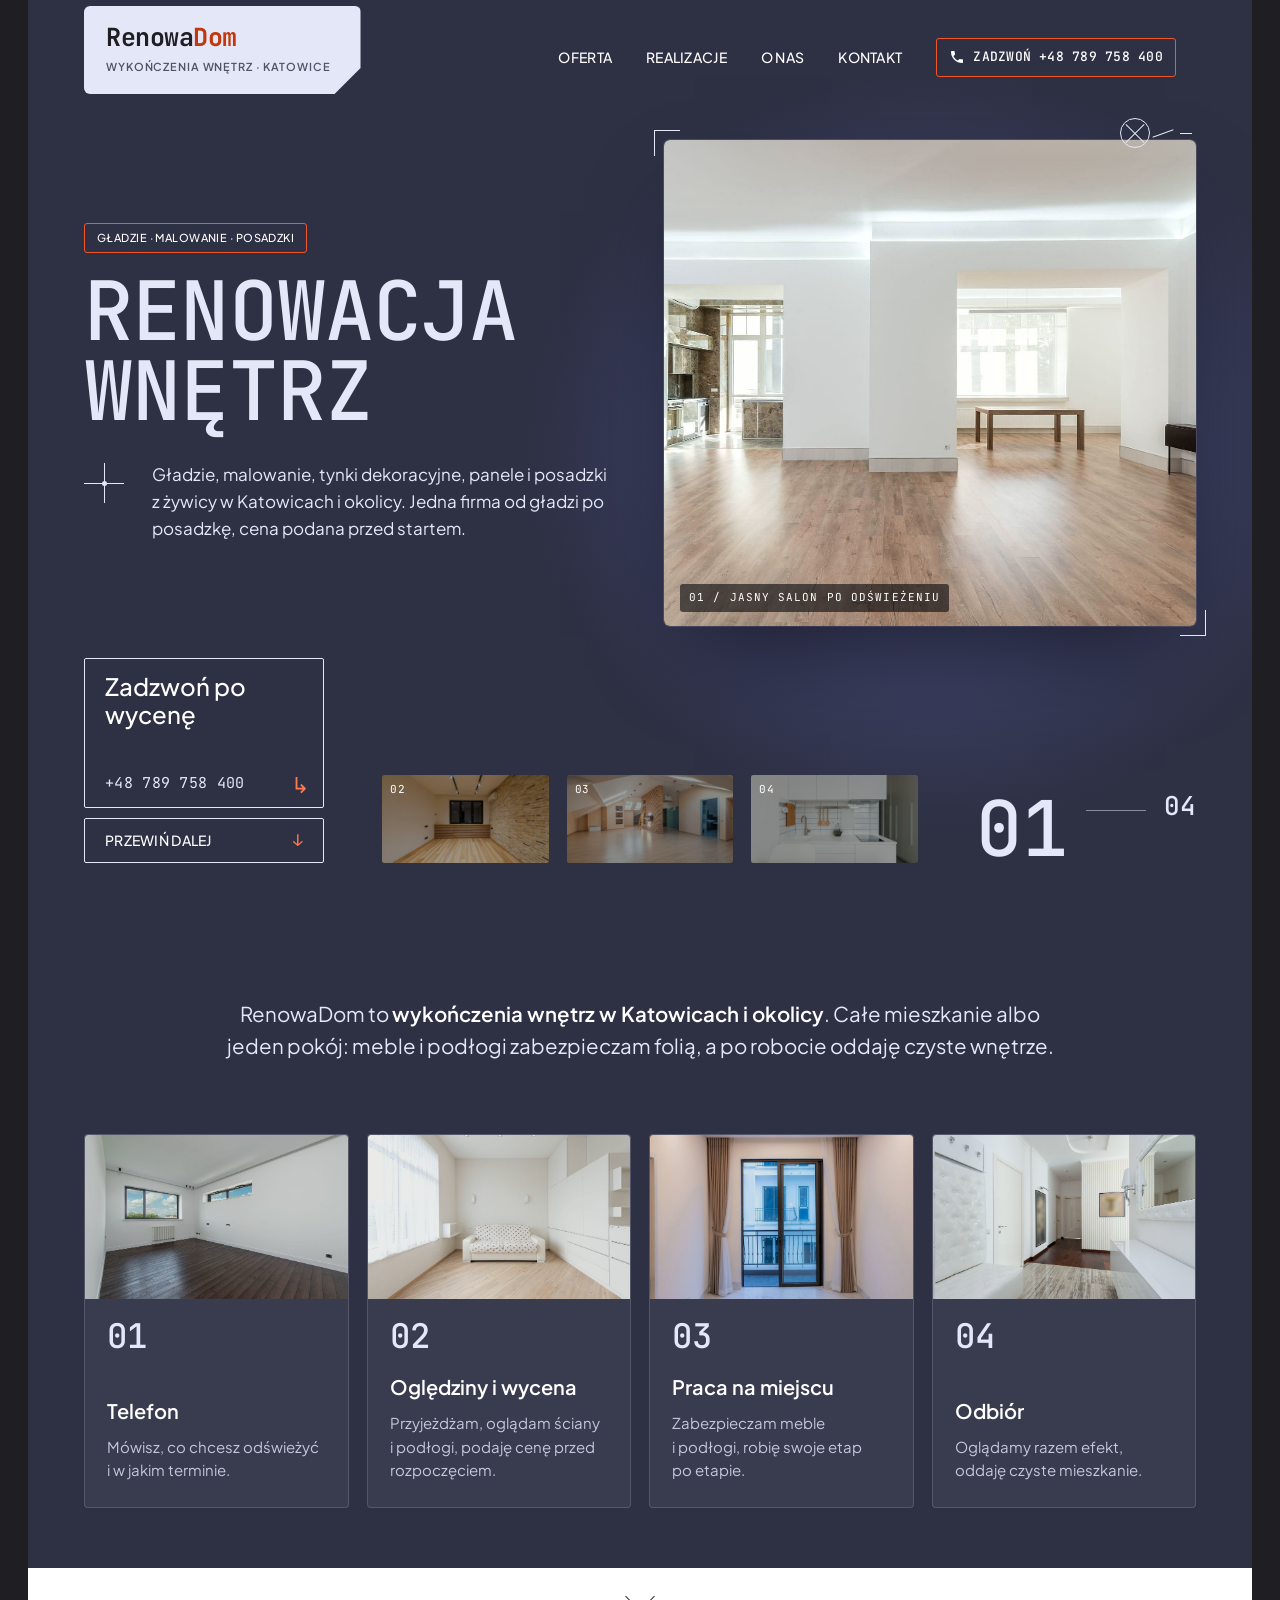
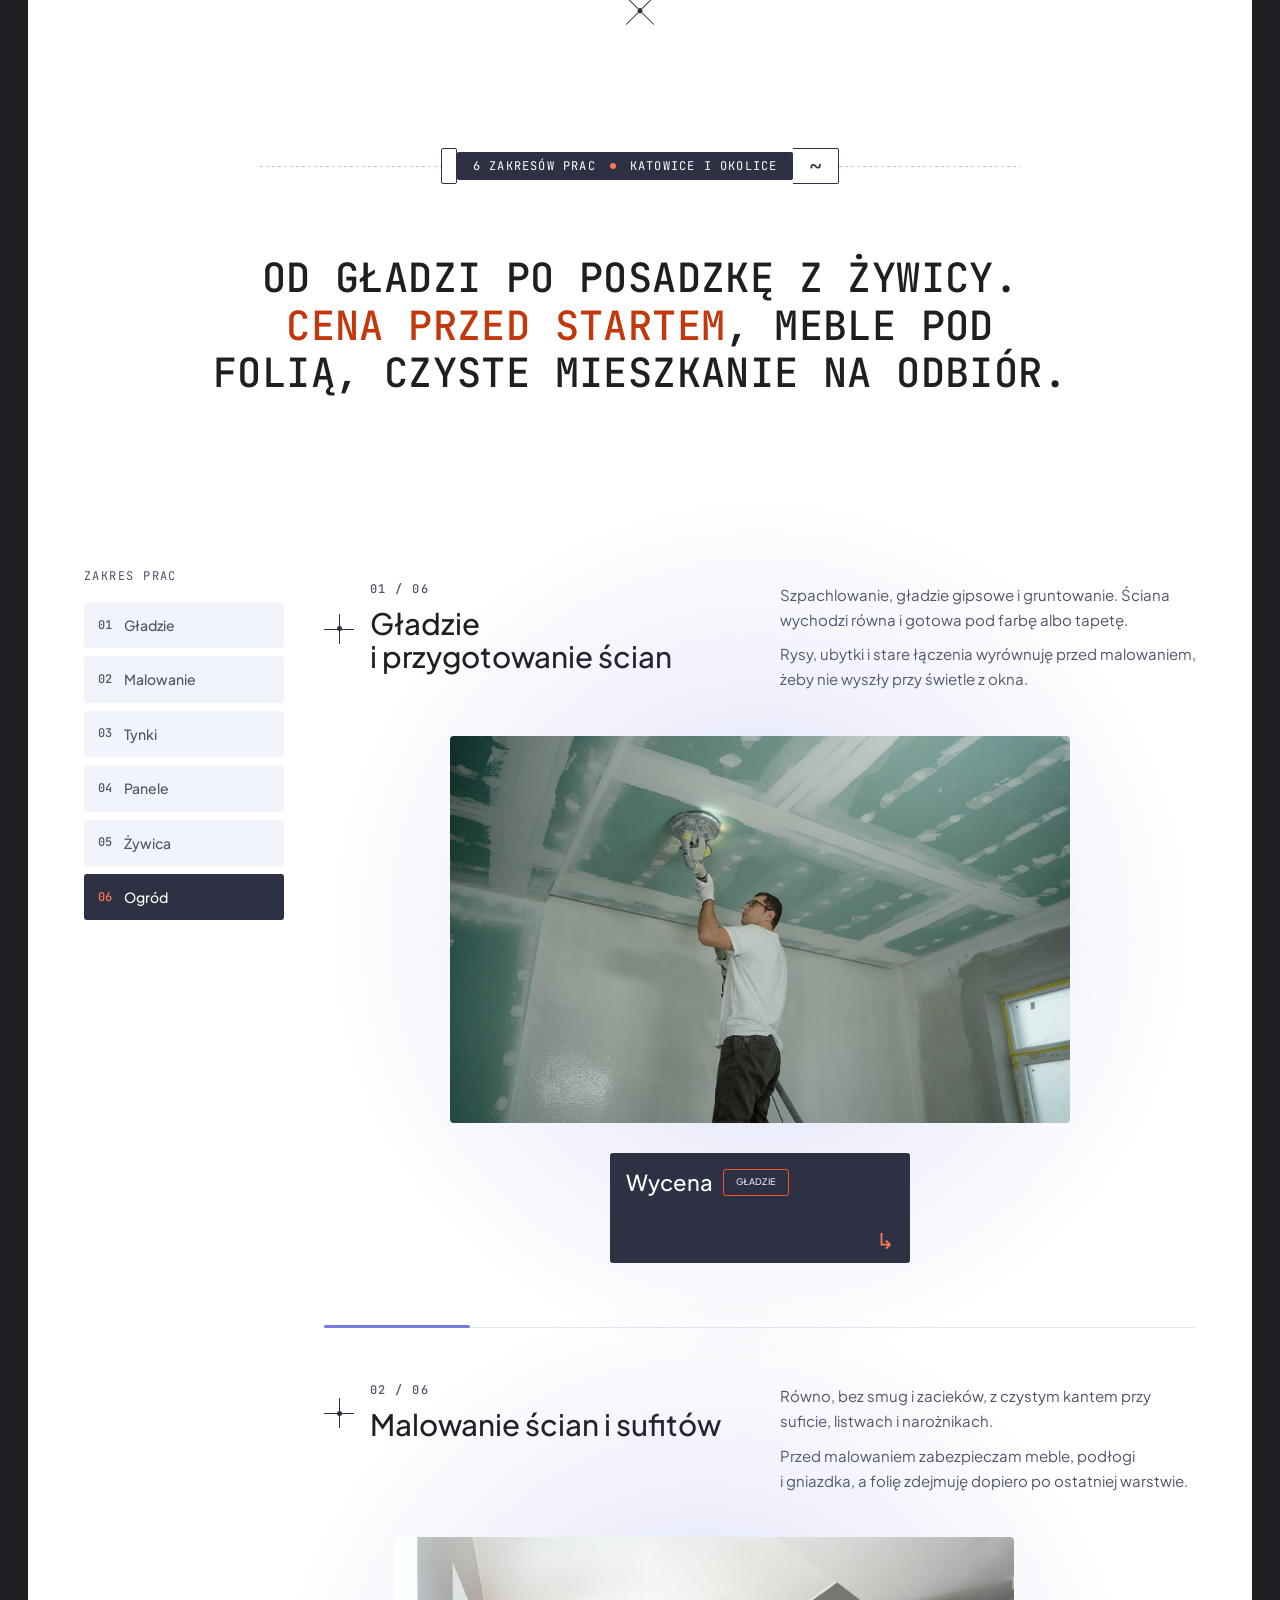
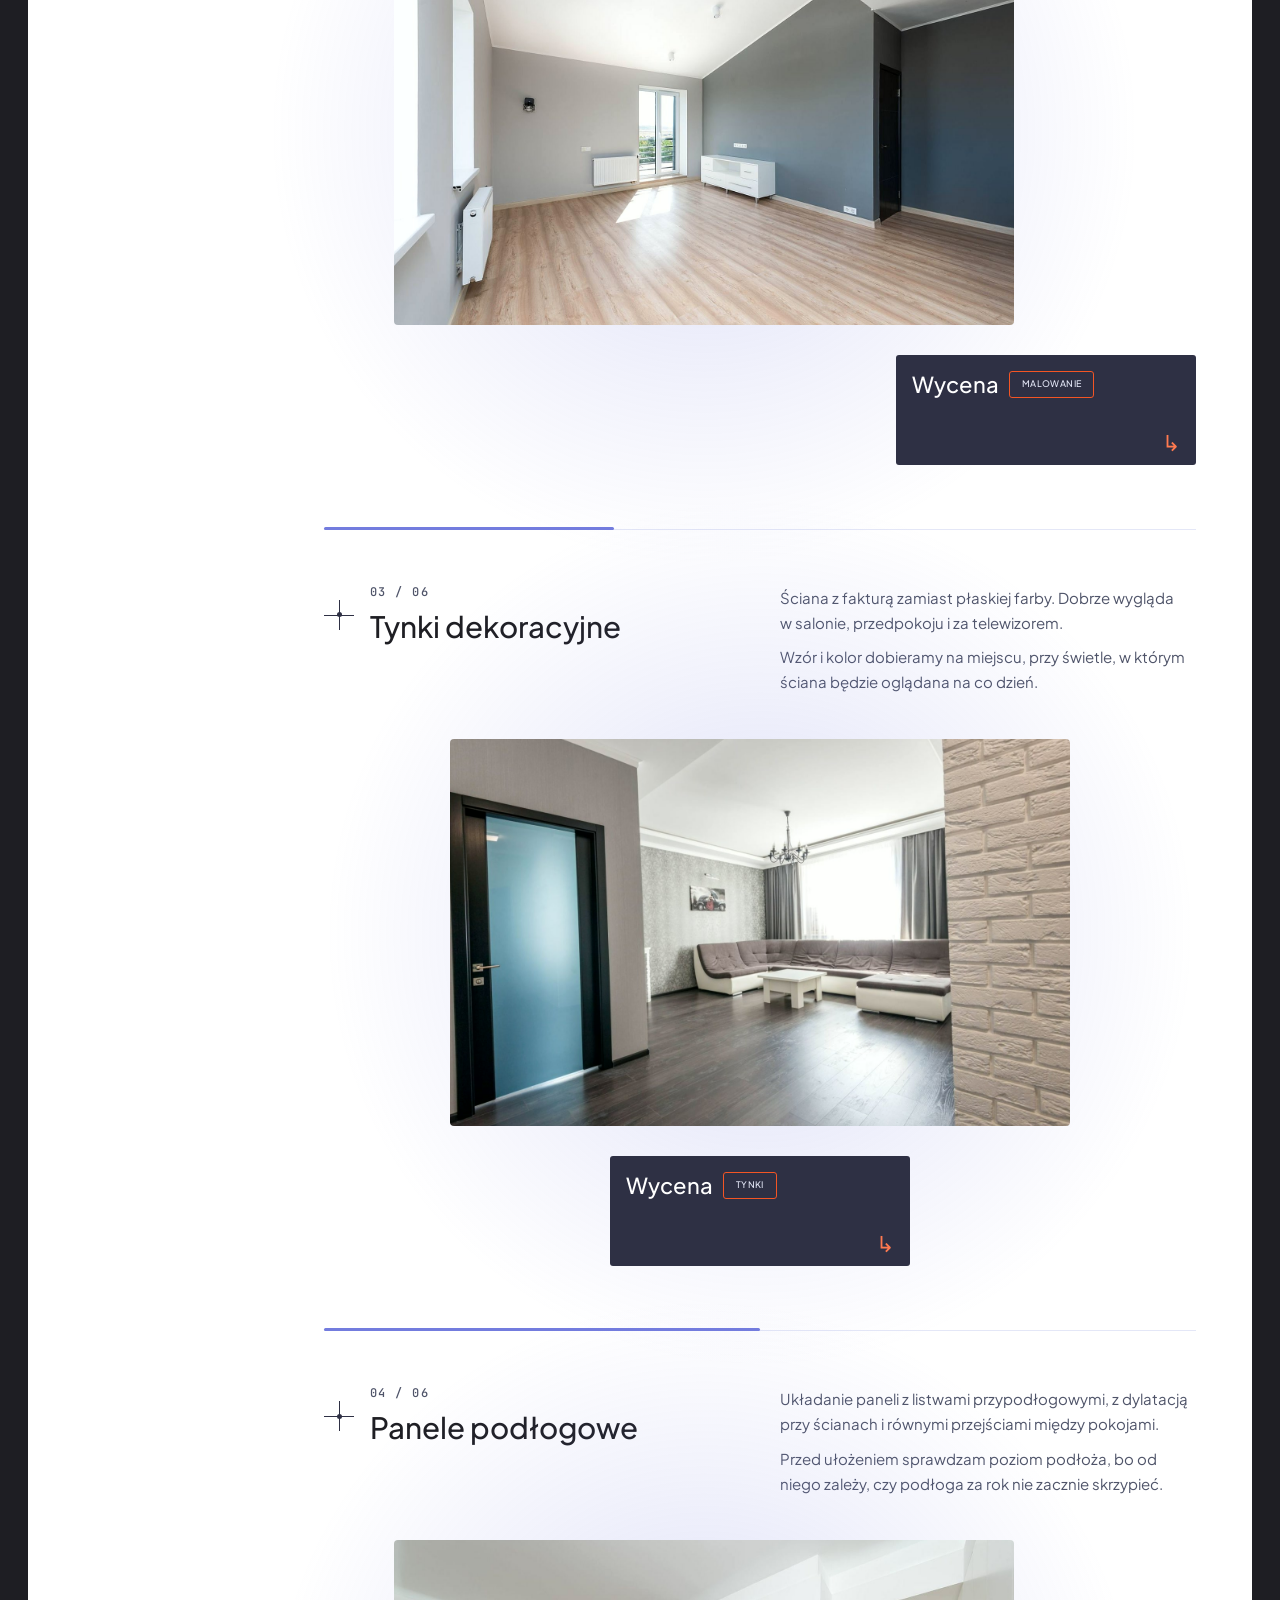
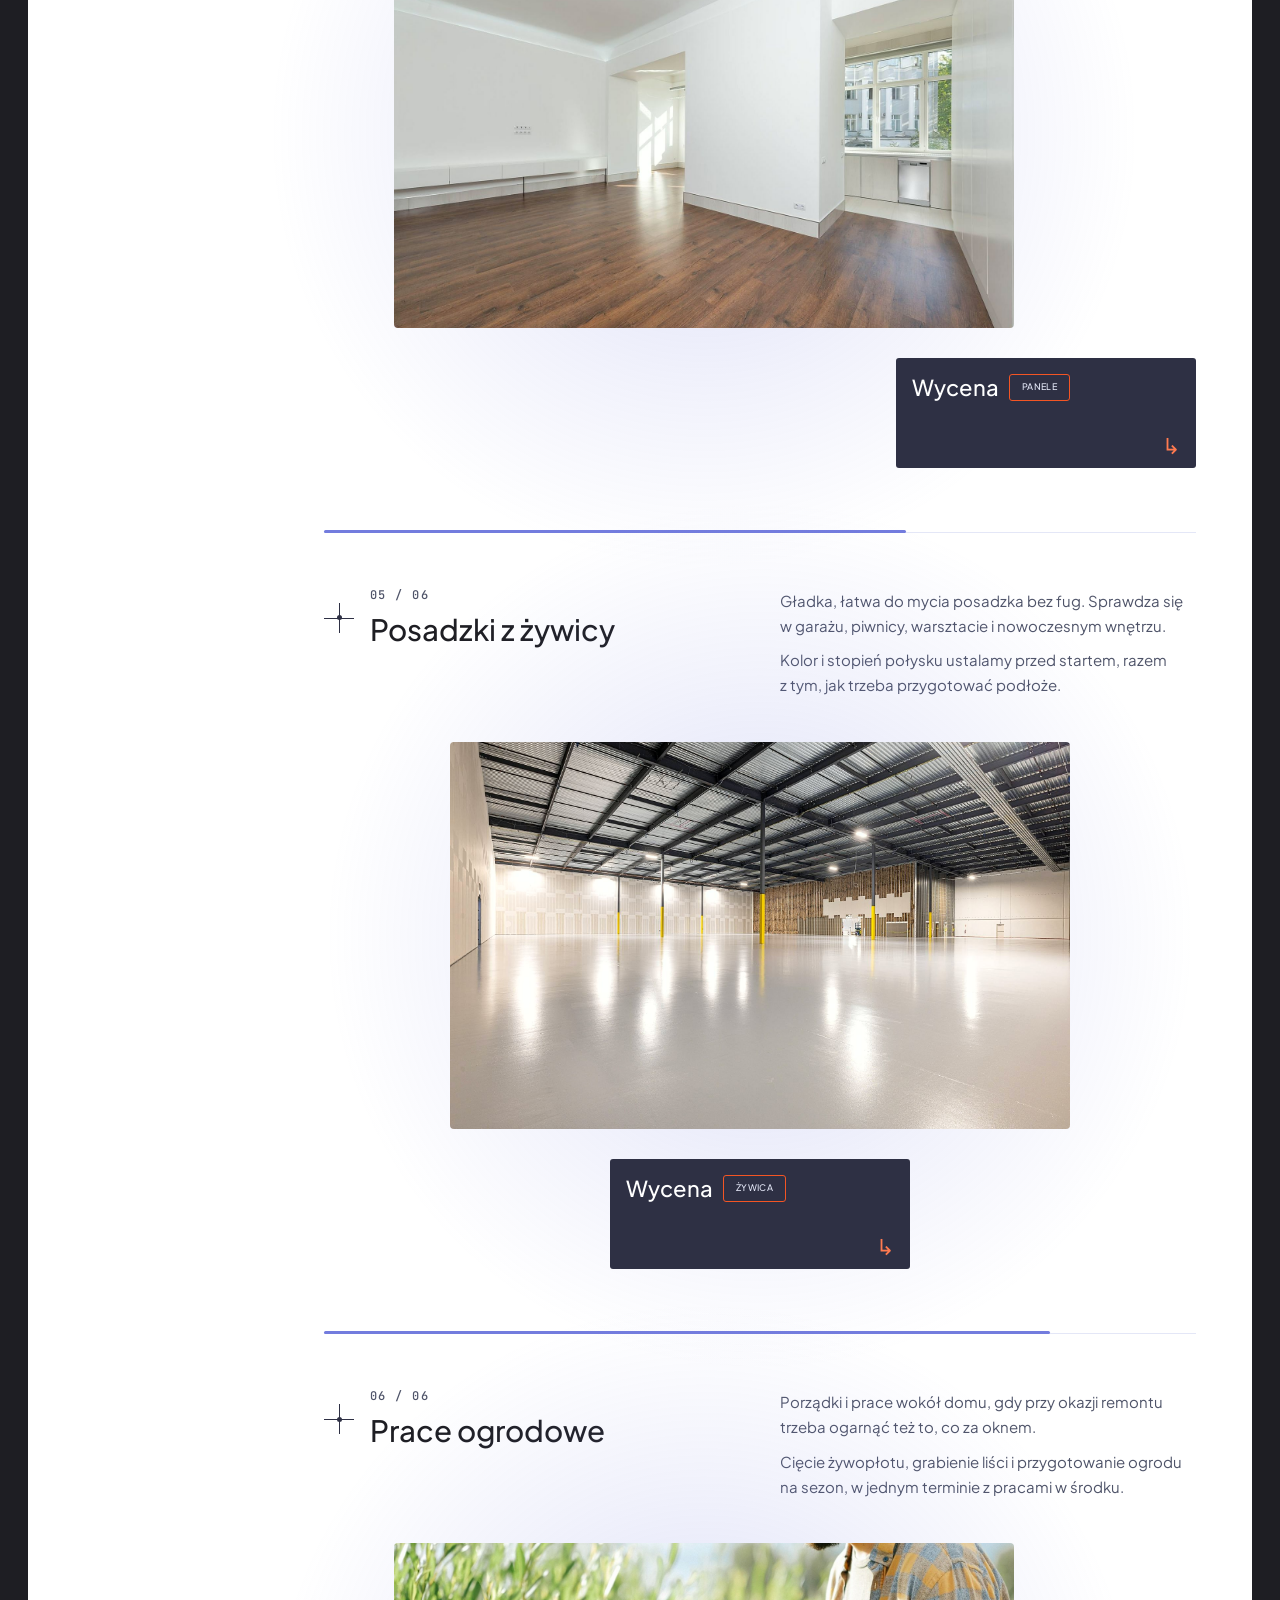
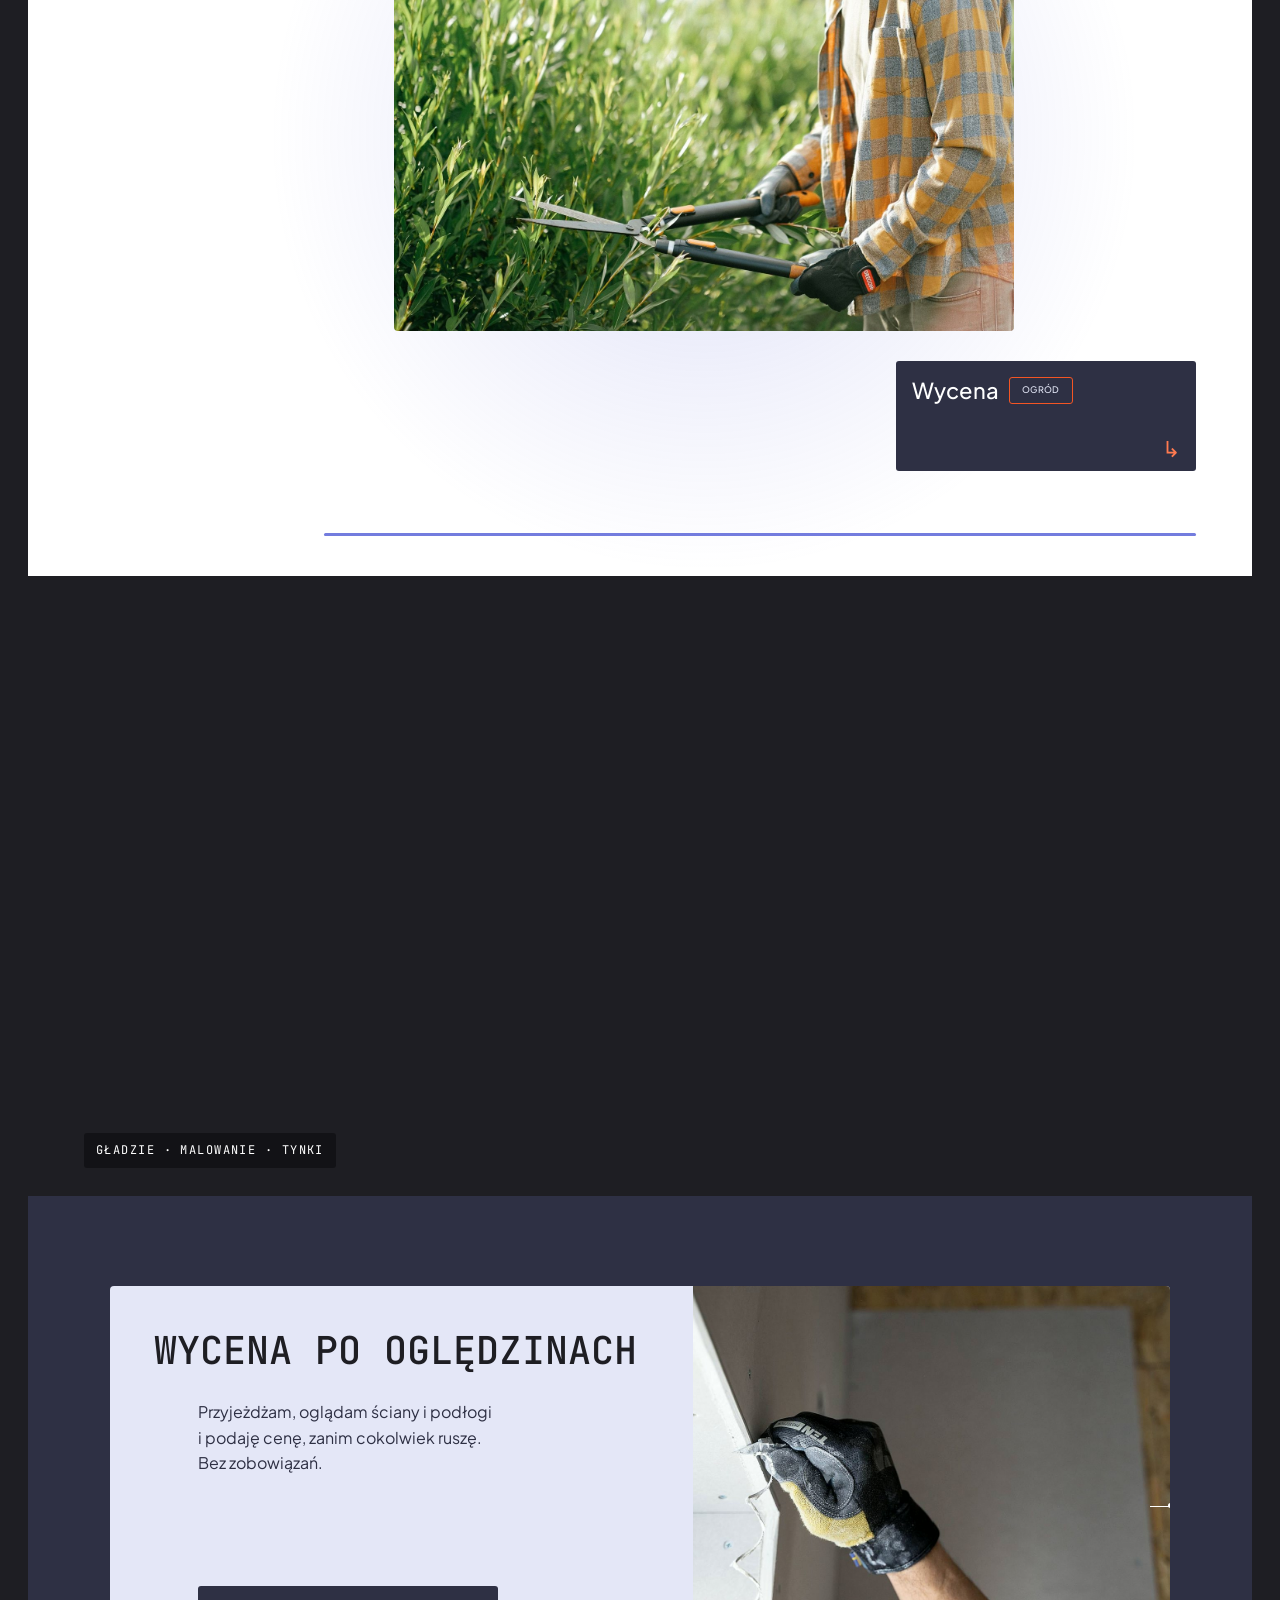
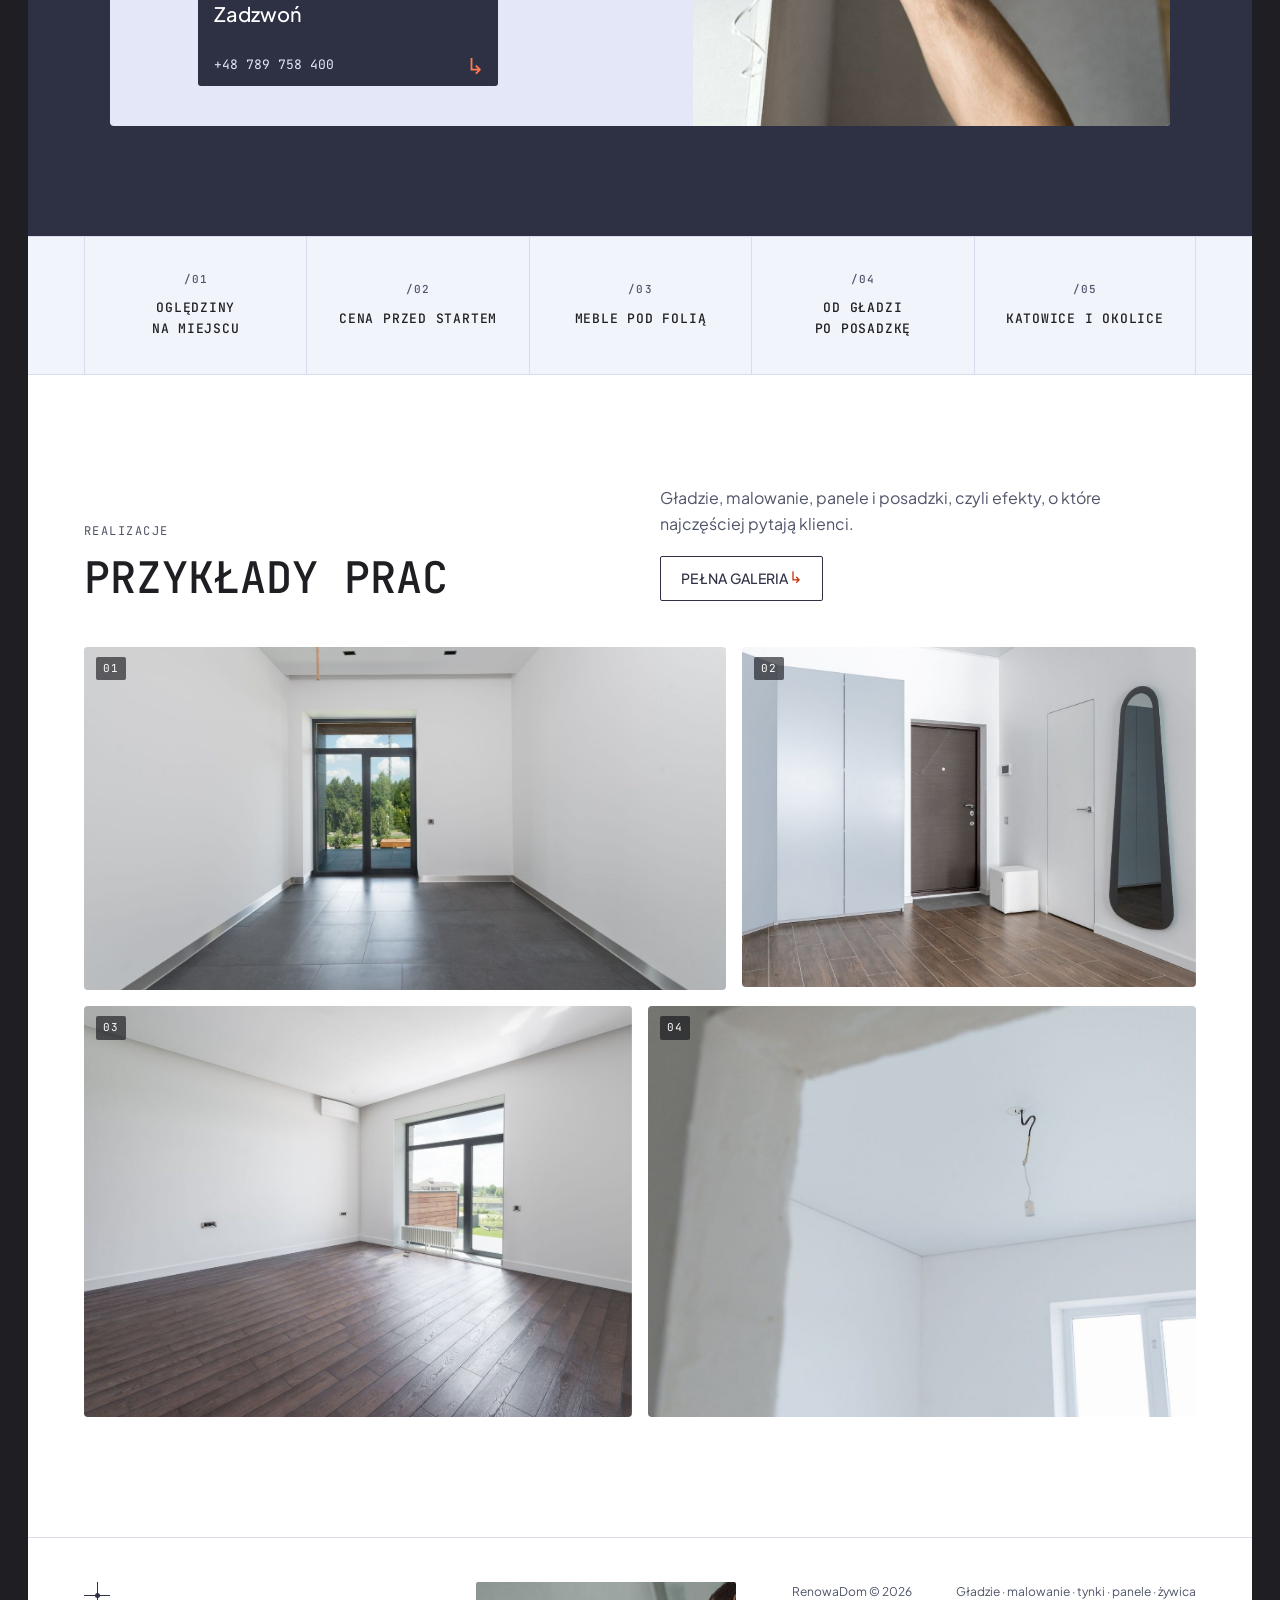
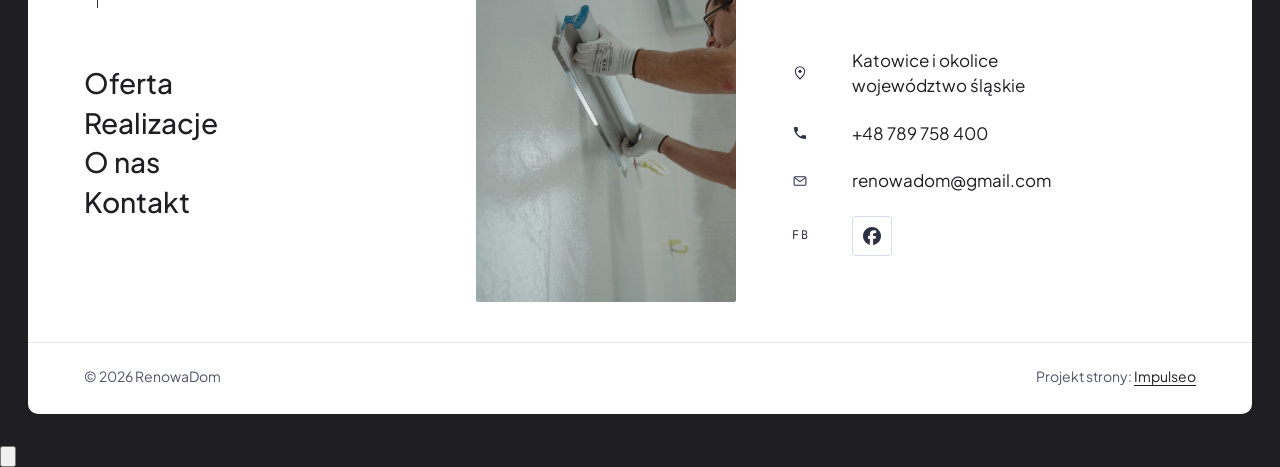
<file: index.html>
<!DOCTYPE html>
<html lang="pl">
<head>
<meta charset="UTF-8">
<meta name="viewport" content="width=device-width, initial-scale=1.0">
<title>RenowaDom - Gładzie, malowanie, posadzki żywiczne · Katowice</title>
<meta name="description" content="RenowaDom - odświeżanie mieszkań w Katowicach i okolicy: gładzie, malowanie, tynki dekoracyjne, panele i posadzki z żywicy. Zadzwoń po wycenę.">
<link rel="canonical" href="https://kris20032.github.io/renowadom/">
<meta name="robots" content="noindex, nofollow">
<meta property="og:type" content="website">
<meta property="og:locale" content="pl_PL">
<meta property="og:site_name" content="RenowaDom">
<meta property="og:title" content="RenowaDom - Gładzie, malowanie, posadzki żywiczne · Katowice">
<meta property="og:description" content="RenowaDom - odświeżanie mieszkań w Katowicach i okolicy: gładzie, malowanie, tynki dekoracyjne, panele i posadzki z żywicy. Zadzwoń po wycenę.">
<meta property="og:url" content="https://kris20032.github.io/renowadom/">
<meta property="og:image" content="https://kris20032.github.io/renowadom/img/og.jpg">
<meta property="og:image:width" content="1200">
<meta property="og:image:height" content="630">
<meta name="twitter:card" content="summary_large_image">
<script type="application/ld+json">{"@context": "https://schema.org", "@type": "LocalBusiness", "name": "RenowaDom", "url": "https://kris20032.github.io/renowadom/", "telephone": "+48789758400", "image": "https://kris20032.github.io/renowadom/img/og.jpg", "areaServed": "Katowice", "sameAs": ["https://www.facebook.com/p/RenowaDom-61563650875836/"]}</script>
<link rel="preconnect" href="https://fonts.googleapis.com">
<link rel="preconnect" href="https://fonts.gstatic.com" crossorigin>
<link href="https://fonts.googleapis.com/css2?family=JetBrains+Mono:wght@400;500;700&family=Plus+Jakarta+Sans:wght@400;500;600;700&display=swap" rel="stylesheet">
<link rel="stylesheet" href="assets/styles.css?v=20261113">
<meta name="theme-color" content="#2e3044">
<meta name="nb-deploy" content="103ed6f95fd3">
</head>
<body>

<header class="nav">
  <div class="nav-inner">
    <a class="brand" href="index.html" aria-label="RenowaDom - strona główna"><span class="name">Renowa<b>Dom</b></span><span class="sub">Wykończenia wnętrz · Katowice</span></a>
    <nav class="nav-links" aria-label="Menu główne">
      <a href="oferta.html">Oferta</a>
      <a href="realizacje.html">Realizacje</a>
      <a href="o-nas.html">O&nbsp;nas</a>
      <a href="kontakt.html">Kontakt</a>
      <a class="nav-call" href="tel:+48789758400"><svg class="ico-tel" width="16" height="16" viewBox="0 0 24 24" fill="none" aria-hidden="true"><path d="M6.6 10.8a15.5 15.5 0 0 0 6.6 6.6l2.2-2.2a1 1 0 0 1 1-.24 11.4 11.4 0 0 0 3.6.58 1 1 0 0 1 1 1V20a1 1 0 0 1-1 1A17 17 0 0 1 3 4a1 1 0 0 1 1-1h3.5a1 1 0 0 1 1 1c0 1.25.2 2.46.58 3.6a1 1 0 0 1-.25 1l-2.23 2.2Z" fill="currentColor"/></svg><span class="lab">Zadzwoń</span> +48 789 758 400</a>
    </nav>
    <button class="nav-toggle" aria-label="Menu"><span></span><span></span><span></span></button>
  </div>
</header>

<main>
<section class="tk-hero">
  <div class="th-top">
    <div class="th-copy">
      <span class="chip">Gładzie · malowanie · posadzki</span>
      <h1>Renowacja wnętrz</h1>
      <div class="th-lead"><span class="cross" aria-hidden="true"><i></i></span><p>Gładzie, malowanie, tynki dekoracyjne, panele i&nbsp;posadzki z&nbsp;żywicy w&nbsp;Katowicach i&nbsp;okolicy. Jedna firma od gładzi po posadzkę, cena podana przed startem.</p></div>
    </div>
    <figure class="th-visual">
      <div class="th-stage"><img src="img/hero.jpg" alt="Jasny salon po odświeżeniu, białe ściany i panele" width="1605" height="1255" fetchpriority="high" data-no="01" data-cap="Jasny salon po odświeżeniu"></div>
      <figcaption>01 / Jasny salon po odświeżeniu</figcaption>
    </figure>
  </div>
  <div class="th-glyph" aria-hidden="true"><span class="o"></span><span class="l"></span><span class="l2"></span></div>
  <div class="th-bottom">
    <div class="th-actions">
      <a class="box-cta" href="tel:+48789758400"><span class="t">Zadzwoń po wycenę</span><span class="n">+48 789 758 400</span><span class="arr-r" aria-hidden="true">↳</span></a>
      <a class="line-cta" href="#o-firmie">Przewiń dalej <span class="arr-r" aria-hidden="true">↓</span></a>
    </div>
    <ul class="th-thumbs" aria-label="Przykładowe wnętrza">
      <li><button type="button" aria-label="Pokaż: ściana z cegłą i jasne panele"><img src="img/g4.jpg" alt="Ściana z cegłą i jasne panele" width="1600" height="1068" data-no="02" data-cap="Ściana z cegłą i jasne panele"><span>02</span></button></li>
      <li><button type="button" aria-label="Pokaż: poddasze po wykończeniu"><img src="img/g8.jpg" alt="Poddasze po wykończeniu" width="1600" height="1068" data-no="03" data-cap="Poddasze po wykończeniu"><span>03</span></button></li>
      <li><button type="button" aria-label="Pokaż: biała kuchnia"><img src="img/g13.jpg" alt="Biała kuchnia po remoncie" width="1600" height="1068" data-no="04" data-cap="Biała kuchnia po remoncie"><span>04</span></button></li>
    </ul>
    <div class="th-count" aria-hidden="true"><span class="cur">01</span><span class="ln"></span><span class="all">04</span></div>
  </div>
</section>

<section class="tk-intro" id="o-firmie">
  <p class="lead-c reveal">RenowaDom to <b>wykończenia wnętrz w&nbsp;Katowicach i&nbsp;okolicy</b>. Całe mieszkanie albo jeden pokój: meble i&nbsp;podłogi zabezpieczam folią, a&nbsp;po robocie oddaję czyste wnętrze.</p>
  <ol class="steps-tk">
    <li class="reveal"><figure class="st-fig"><img src="img/g6.jpg" alt="Pokój z ciemnymi panelami i białymi ścianami" width="1600" height="1068" decoding="async"></figure><span class="sn">01</span><h3>Telefon</h3><p>Mówisz, co chcesz odświeżyć i&nbsp;w&nbsp;jakim terminie.</p></li>
    <li class="reveal"><figure class="st-fig"><img src="img/g5.jpg" alt="Jasny pokój z zabudową" width="1600" height="1068" decoding="async"></figure><span class="sn">02</span><h3>Oględziny i&nbsp;wycena</h3><p>Przyjeżdżam, oglądam ściany i&nbsp;podłogi, podaję cenę przed rozpoczęciem.</p></li>
    <li class="reveal"><figure class="st-fig"><img src="img/g7.jpg" alt="Pokój z wyjściem na balkon" width="1600" height="1066" decoding="async"></figure><span class="sn">03</span><h3>Praca na miejscu</h3><p>Zabezpieczam meble i&nbsp;podłogi, robię swoje etap po etapie.</p></li>
    <li class="reveal"><figure class="st-fig"><img src="img/g11.jpg" alt="Przedpokój po wykończeniu" width="1600" height="1068" decoding="async"></figure><span class="sn">04</span><h3>Odbiór</h3><p>Oglądamy razem efekt, oddaję czyste mieszkanie.</p></li>
  </ol>
</section>

<section class="tk-white">
  <div class="tk-arc" aria-hidden="true"><span class="cross" aria-hidden="true"><i></i></span></div>
  <div class="tk-mf">
    <div class="ruler" aria-hidden="true"><span class="dots"></span><span class="cap"></span><span class="bar">6 zakresów prac <i></i> Katowice i&nbsp;okolice</span><span class="wave"></span><span class="dots"></span></div>
    <h2 class="reveal">Od gładzi po posadzkę z&nbsp;żywicy. <em>Cena przed startem</em>, meble pod folią, czyste mieszkanie na odbiór.</h2>
  </div>
</section>

<section class="tk-prod" id="uslugi">
  <aside class="pr-side" aria-label="Zakres prac">
    <nav>
      <span class="kicker">Zakres prac</span>
      <a href="#s1"><b>01</b>Gładzie</a>
      <a href="#s2"><b>02</b>Malowanie</a>
      <a href="#s3"><b>03</b>Tynki</a>
      <a href="#s4"><b>04</b>Panele</a>
      <a href="#s5"><b>05</b>Żywica</a>
      <a href="#s6"><b>06</b>Ogród</a>
    </nav>
  </aside>
  <div class="pr-list">
  <article class="pr-item" id="s1" style="--p:16.7%">
    <div class="pr-head reveal">
      <h2><span class="cross" aria-hidden="true"><i></i></span><span class="pr-txt"><span class="pr-no">01 / 06</span>Gładzie i&nbsp;przygotowanie ścian</span></h2>
      <div>
        <p>Szpachlowanie, gładzie gipsowe i&nbsp;gruntowanie. Ściana wychodzi równa i&nbsp;gotowa pod farbę albo tapetę.</p>
        <p>Rysy, ubytki i&nbsp;stare łączenia wyrównuję przed malowaniem, żeby nie wyszły przy świetle z&nbsp;okna.</p>
      </div>
    </div>
    <div class="pr-visual reveal">
      <figure class="pr-fig"><img src="img/g1.jpg" alt="Szlifowanie gładzi na suficie" width="1600" height="1066" decoding="async"></figure>
    </div>
    <a class="pr-card reveal" href="kontakt.html"><span class="t">Wycena <span class="chip">Gładzie</span></span><span class="arr-r" aria-hidden="true">↳</span></a>
  </article>
  <article class="pr-item alt" id="s2" style="--p:33.3%">
    <div class="pr-head reveal">
      <h2><span class="cross" aria-hidden="true"><i></i></span><span class="pr-txt"><span class="pr-no">02 / 06</span>Malowanie ścian i&nbsp;sufitów</span></h2>
      <div>
        <p>Równo, bez smug i&nbsp;zacieków, z&nbsp;czystym kantem przy suficie, listwach i&nbsp;narożnikach.</p>
        <p>Przed malowaniem zabezpieczam meble, podłogi i&nbsp;gniazdka, a&nbsp;folię zdejmuję dopiero po ostatniej warstwie.</p>
      </div>
    </div>
    <div class="pr-visual reveal">
      <figure class="pr-fig"><img src="img/g2.jpg" alt="Pokój po malowaniu, ściana w ciemnym kolorze" width="1600" height="1068" decoding="async"></figure>
    </div>
    <a class="pr-card reveal" href="kontakt.html"><span class="t">Wycena <span class="chip">Malowanie</span></span><span class="arr-r" aria-hidden="true">↳</span></a>
  </article>
  <article class="pr-item" id="s3" style="--p:50.0%">
    <div class="pr-head reveal">
      <h2><span class="cross" aria-hidden="true"><i></i></span><span class="pr-txt"><span class="pr-no">03 / 06</span>Tynki dekoracyjne</span></h2>
      <div>
        <p>Ściana z&nbsp;fakturą zamiast płaskiej farby. Dobrze wygląda w&nbsp;salonie, przedpokoju i&nbsp;za telewizorem.</p>
        <p>Wzór i&nbsp;kolor dobieramy na miejscu, przy świetle, w&nbsp;którym ściana będzie oglądana na co dzień.</p>
      </div>
    </div>
    <div class="pr-visual reveal">
      <figure class="pr-fig"><img src="img/g10.jpg" alt="Salon ze ścianą dekoracyjną" width="1538" height="996" decoding="async"></figure>
    </div>
    <a class="pr-card reveal" href="kontakt.html"><span class="t">Wycena <span class="chip">Tynki</span></span><span class="arr-r" aria-hidden="true">↳</span></a>
  </article>
  <article class="pr-item alt" id="s4" style="--p:66.7%">
    <div class="pr-head reveal">
      <h2><span class="cross" aria-hidden="true"><i></i></span><span class="pr-txt"><span class="pr-no">04 / 06</span>Panele podłogowe</span></h2>
      <div>
        <p>Układanie paneli z&nbsp;listwami przypodłogowymi, z&nbsp;dylatacją przy ścianach i&nbsp;równymi przejściami między pokojami.</p>
        <p>Przed ułożeniem sprawdzam poziom podłoża, bo od niego zależy, czy podłoga za rok nie zacznie skrzypieć.</p>
      </div>
    </div>
    <div class="pr-visual reveal">
      <figure class="pr-fig"><img src="img/g12.jpg" alt="Pokój z nowymi panelami podłogowymi" width="1600" height="1068" decoding="async"></figure>
    </div>
    <a class="pr-card reveal" href="kontakt.html"><span class="t">Wycena <span class="chip">Panele</span></span><span class="arr-r" aria-hidden="true">↳</span></a>
  </article>
  <article class="pr-item" id="s5" style="--p:83.3%">
    <div class="pr-head reveal">
      <h2><span class="cross" aria-hidden="true"><i></i></span><span class="pr-txt"><span class="pr-no">05 / 06</span>Posadzki z&nbsp;żywicy</span></h2>
      <div>
        <p>Gładka, łatwa do mycia posadzka bez fug. Sprawdza się w&nbsp;garażu, piwnicy, warsztacie i&nbsp;nowoczesnym wnętrzu.</p>
        <p>Kolor i&nbsp;stopień połysku ustalamy przed startem, razem z&nbsp;tym, jak trzeba przygotować podłoże.</p>
      </div>
    </div>
    <div class="pr-visual reveal">
      <figure class="pr-fig"><img src="img/g9.jpg" alt="Błyszcząca posadzka żywiczna w dużej hali" width="1880" height="1254" decoding="async"></figure>
    </div>
    <a class="pr-card reveal" href="kontakt.html"><span class="t">Wycena <span class="chip">Żywica</span></span><span class="arr-r" aria-hidden="true">↳</span></a>
  </article>
  <article class="pr-item alt" id="s6" style="--p:100.0%">
    <div class="pr-head reveal">
      <h2><span class="cross" aria-hidden="true"><i></i></span><span class="pr-txt"><span class="pr-no">06 / 06</span>Prace ogrodowe</span></h2>
      <div>
        <p>Porządki i&nbsp;prace wokół domu, gdy przy okazji remontu trzeba ogarnąć też to, co za oknem.</p>
        <p>Cięcie żywopłotu, grabienie liści i&nbsp;przygotowanie ogrodu na sezon, w&nbsp;jednym terminie z&nbsp;pracami w&nbsp;środku.</p>
      </div>
    </div>
    <div class="pr-visual reveal">
      <figure class="pr-fig"><img src="img/g14.jpg" alt="Przycinanie żywopłotu nożycami" loading="lazy" width="1600" height="1066" decoding="async"></figure>
    </div>
    <a class="pr-card reveal" href="kontakt.html"><span class="t">Wycena <span class="chip">Ogród</span></span><span class="arr-r" aria-hidden="true">↳</span></a>
  </article>
  </div>
</section>

<section class="stopklatka" aria-hidden="true">
  <div class="stk-bg" style="background-image:url(img/about.jpg)"></div>
  <span class="stk-label">Gładzie · malowanie · tynki</span>
</section>

<section class="cta tk-cta">
  <div class="cta-card reveal">
    <div class="cta-copy">
      <h2>Wycena po oględzinach</h2>
      <p>Przyjeżdżam, oglądam ściany i&nbsp;podłogi i&nbsp;podaję cenę, zanim cokolwiek ruszę. Bez zobowiązań.</p>
      <a class="btn-dark" href="tel:+48789758400"><span class="t">Zadzwoń</span><span class="n">+48 789 758 400</span><span class="arr-r" aria-hidden="true">↳</span></a>
    </div>
    <figure class="cta-fig"><img src="img/g3.jpg" alt="Szpachlowanie narożnika ściany" loading="lazy" width="1600" height="1066" decoding="async"><span class="cross" aria-hidden="true"><i></i></span></figure>
  </div>
</section>

<section class="tk-band" aria-label="Jak pracujemy w skrócie">
  <ul class="band-row">
    <li><small>/01</small>Oględziny na miejscu</li>
    <li><small>/02</small>Cena przed startem</li>
    <li><small>/03</small>Meble pod folią</li>
    <li><small>/04</small>Od gładzi po posadzkę</li>
    <li><small>/05</small>Katowice i&nbsp;okolice</li>
  </ul>
</section>

<section class="tk-gal">
  <div class="head">
    <div><span class="kicker">Realizacje</span><h2>Przykłady prac</h2></div>
    <div class="head-side"><p>Gładzie, malowanie, panele i&nbsp;posadzki, czyli efekty, o&nbsp;które najczęściej pytają klienci.</p><a class="line-cta dark" href="realizacje.html">Pełna galeria <span class="arr-r" aria-hidden="true">↳</span></a></div>
  </div>
  <div class="gallery">
      <figure class="tile t-a reveal"><img src="img/g16.jpg" alt="Jasny pokój z wyjściem do ogrodu" loading="lazy" width="1600" height="1068" decoding="async"><span class="no">01</span></figure>
      <figure class="tile t-b reveal"><img src="img/g17.jpg" alt="Przedpokój z zabudową i lustrem" loading="lazy" width="1600" height="1068" decoding="async"><span class="no">02</span></figure>
      <figure class="tile t-d reveal"><img src="img/g18.jpg" alt="Pokój z ciemną podłogą i dużym oknem" loading="lazy" width="1600" height="1068" decoding="async"><span class="no">03</span></figure>
      <figure class="tile t-d reveal"><img src="img/g19.jpg" alt="Równy narożnik sufitu po gładzi" loading="lazy" width="1600" height="1066" decoding="async"><span class="no">04</span></figure>
  </div>
</section>
</main>

<footer>
  <div class="foot-top">
    <div class="foot-nav">
      <span class="cross" aria-hidden="true"><i></i></span>
      <ul>
        <li><a href="oferta.html">Oferta</a></li>
        <li><a href="realizacje.html">Realizacje</a></li>
        <li><a href="o-nas.html">O&nbsp;nas</a></li>
        <li><a href="kontakt.html">Kontakt</a></li>
      </ul>
    </div>
    <figure class="foot-fig"><img src="img/g15.jpg" alt="Nakładanie gładzi pacą na ścianę" loading="lazy" width="1600" height="1066" decoding="async"></figure>
    <div class="foot-info">
      <div class="top"><span>RenowaDom © 2026</span><span>Gładzie · malowanie · tynki · panele · żywica</span></div>
      <dl>
        <dt><svg class="ico-pin" width="16" height="16" viewBox="0 0 24 24" fill="none" aria-hidden="true"><path d="M12 21s7-6.1 7-11.5A7 7 0 0 0 5 9.5C5 14.9 12 21 12 21Z" stroke="currentColor" stroke-width="1.6" fill="none"/><circle cx="12" cy="9.5" r="2.4" fill="currentColor"/></svg></dt><dd>Katowice i&nbsp;okolice<br>województwo śląskie</dd>
        <dt><svg class="ico-tel" width="16" height="16" viewBox="0 0 24 24" fill="none" aria-hidden="true"><path d="M6.6 10.8a15.5 15.5 0 0 0 6.6 6.6l2.2-2.2a1 1 0 0 1 1-.24 11.4 11.4 0 0 0 3.6.58 1 1 0 0 1 1 1V20a1 1 0 0 1-1 1A17 17 0 0 1 3 4a1 1 0 0 1 1-1h3.5a1 1 0 0 1 1 1c0 1.25.2 2.46.58 3.6a1 1 0 0 1-.25 1l-2.23 2.2Z" fill="currentColor"/></svg></dt><dd><a href="tel:+48789758400">+48 789 758 400</a></dd>
        <dt><svg class="ico-mail" width="16" height="16" viewBox="0 0 24 24" fill="none" aria-hidden="true"><rect x="3.2" y="5.5" width="17.6" height="13" rx="1.6" stroke="currentColor" stroke-width="1.6"/><path d="M4 7l8 6 8-6" stroke="currentColor" stroke-width="1.6" stroke-linecap="round" stroke-linejoin="round"/></svg></dt><dd><a href="mailto:renowadom@gmail.com">renowadom@gmail.com</a></dd>
        <dt><span class="mono">FB</span></dt><dd><div class="foot-soc"><a class="soc" href="https://www.facebook.com/p/RenowaDom-61563650875836/" target="_blank" rel="noopener" aria-label="Facebook - RenowaDom"><svg viewBox="0 0 24 24" aria-hidden="true" focusable="false"><path d="M9.101 23.691v-7.98H6.627v-3.667h2.474v-1.58c0-4.085 1.848-5.978 5.858-5.978.401 0 .955.042 1.468.103a8.68 8.68 0 0 1 1.141.195v3.325a8.623 8.623 0 0 0-.653-.036 26.805 26.805 0 0 0-.733-.009c-.707 0-1.259.096-1.675.309a1.686 1.686 0 0 0-.679.622c-.258.42-.374.995-.374 1.752v1.297h3.919l-.386 2.103-.287 1.564h-3.246v8.245C19.396 23.238 24 18.179 24 12.044c0-6.627-5.373-12-12-12s-12 5.373-12 12c0 5.628 3.874 10.35 9.101 11.647Z" fill="currentColor"/></svg></a></div></dd>
      </dl>
    </div>
  </div>
  <div class="foot-bot">
    <span>© 2026 RenowaDom</span>
    <span>Projekt strony: <a class="foot-credit" href="https://impulseo.pl" target="_blank" rel="noopener">Impulseo</a></span>
  </div>
</footer>
<div class="sticky-call"><a class="sc-call" href="tel:+48789758400"><svg class="ico-tel" width="16" height="16" viewBox="0 0 24 24" fill="none" aria-hidden="true"><path d="M6.6 10.8a15.5 15.5 0 0 0 6.6 6.6l2.2-2.2a1 1 0 0 1 1-.24 11.4 11.4 0 0 0 3.6.58 1 1 0 0 1 1 1V20a1 1 0 0 1-1 1A17 17 0 0 1 3 4a1 1 0 0 1 1-1h3.5a1 1 0 0 1 1 1c0 1.25.2 2.46.58 3.6a1 1 0 0 1-.25 1l-2.23 2.2Z" fill="currentColor"/></svg> Zadzwoń</a><a class="sc-quote" href="kontakt.html">Zapytaj o&nbsp;wycenę</a></div>
<div class="demo-wazne" data-do="2026-11-18" data-cykl="3" hidden><svg class="dw-ico" width="13" height="13" viewBox="0 0 24 24" fill="none" aria-hidden="true"><circle cx="12" cy="12" r="8.6" stroke="currentColor" stroke-width="1.8"/><path d="M12 7.2V12l3.3 2" stroke="currentColor" stroke-width="1.8" stroke-linecap="round"/></svg><span class="dw-txt"></span></div>

<script src="assets/main.js?v=20261113"></script>
</body>
</html>
</file>
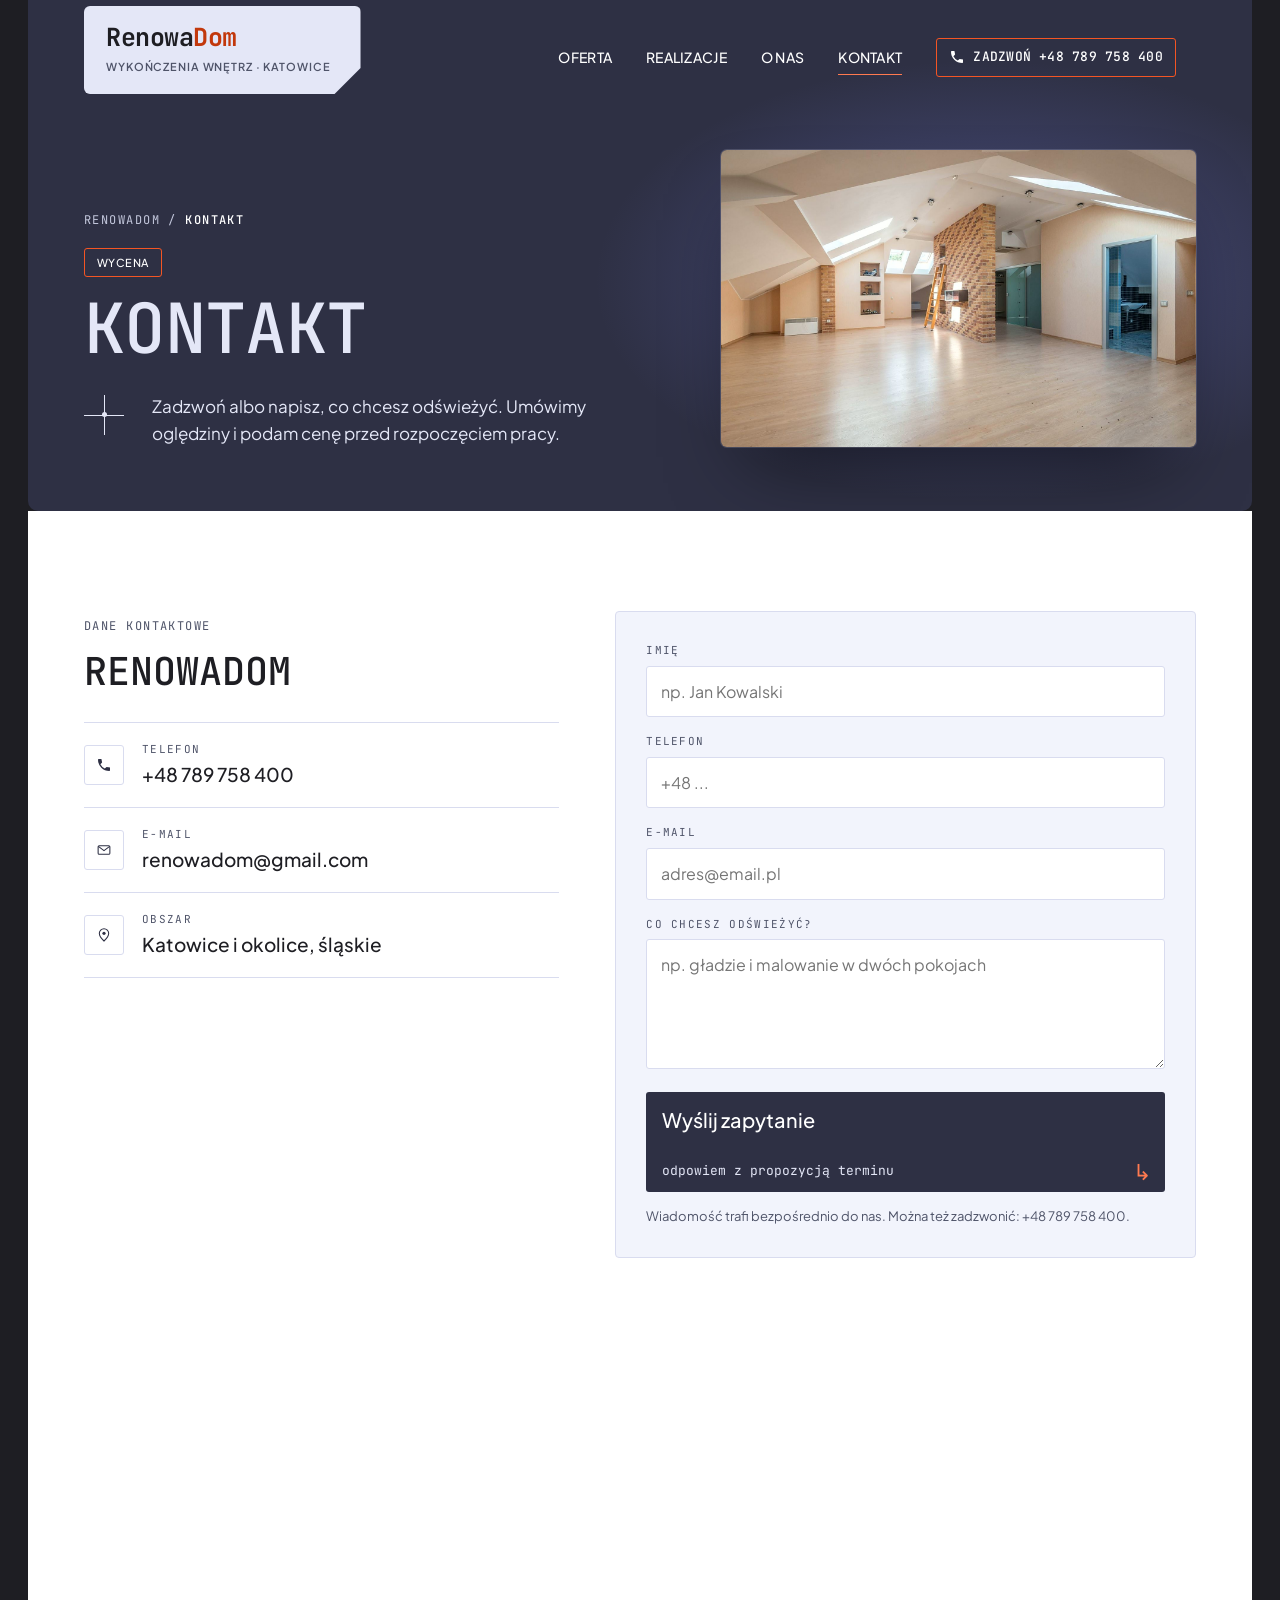
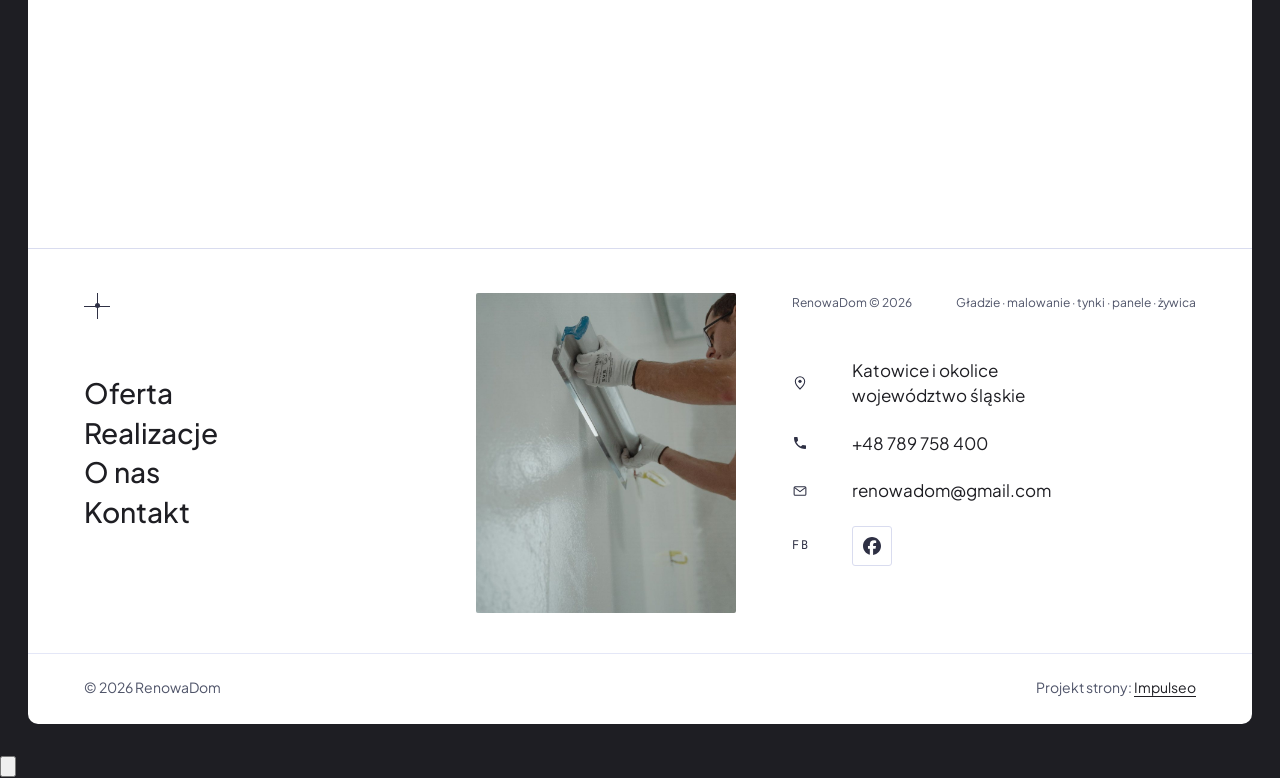
<file: kontakt.html>
<!DOCTYPE html>
<html lang="pl">
<head>
<meta charset="UTF-8">
<meta name="viewport" content="width=device-width, initial-scale=1.0">
<title>Kontakt - RenowaDom</title>
<meta name="description" content="Kontakt RenowaDom - Katowice, śląskie">
<link rel="canonical" href="https://kris20032.github.io/renowadom/kontakt.html">
<meta name="robots" content="noindex, nofollow">
<meta property="og:type" content="website">
<meta property="og:locale" content="pl_PL">
<meta property="og:site_name" content="RenowaDom">
<meta property="og:title" content="Kontakt - RenowaDom">
<meta property="og:description" content="Kontakt RenowaDom - Katowice, śląskie">
<meta property="og:url" content="https://kris20032.github.io/renowadom/kontakt.html">
<meta property="og:image" content="https://kris20032.github.io/renowadom/img/og.jpg">
<meta property="og:image:width" content="1200">
<meta property="og:image:height" content="630">
<meta name="twitter:card" content="summary_large_image">
<link rel="preconnect" href="https://fonts.googleapis.com">
<link rel="preconnect" href="https://fonts.gstatic.com" crossorigin>
<link href="https://fonts.googleapis.com/css2?family=JetBrains+Mono:wght@400;500;700&family=Plus+Jakarta+Sans:wght@400;500;600;700&display=swap" rel="stylesheet">
<link rel="stylesheet" href="assets/styles.css?v=20261113">
</head>
<body>

<header class="nav">
  <div class="nav-inner">
    <a class="brand" href="index.html" aria-label="RenowaDom - strona główna"><span class="name">Renowa<b>Dom</b></span><span class="sub">Wykończenia wnętrz · Katowice</span></a>
    <nav class="nav-links" aria-label="Menu główne">
      <a href="oferta.html">Oferta</a>
      <a href="realizacje.html">Realizacje</a>
      <a href="o-nas.html">O&nbsp;nas</a>
      <a href="kontakt.html" aria-current="page">Kontakt</a>
      <a class="nav-call" href="tel:+48789758400"><svg class="ico-tel" width="16" height="16" viewBox="0 0 24 24" fill="none" aria-hidden="true"><path d="M6.6 10.8a15.5 15.5 0 0 0 6.6 6.6l2.2-2.2a1 1 0 0 1 1-.24 11.4 11.4 0 0 0 3.6.58 1 1 0 0 1 1 1V20a1 1 0 0 1-1 1A17 17 0 0 1 3 4a1 1 0 0 1 1-1h3.5a1 1 0 0 1 1 1c0 1.25.2 2.46.58 3.6a1 1 0 0 1-.25 1l-2.23 2.2Z" fill="currentColor"/></svg><span class="lab">Zadzwoń</span> +48 789 758 400</a>
    </nav>
    <button class="nav-toggle" aria-label="Menu"><span></span><span></span><span></span></button>
  </div>
</header>

<main>
<section class="tk-ph">
  <div class="ph-grid">
    <div>
      <div class="crumbs">RenowaDom / <b>Kontakt</b></div>
      <span class="chip">Wycena</span>
      <h1 style="margin-top:18px">Kontakt</h1>
      <div class="th-lead"><span class="cross" aria-hidden="true"><i></i></span><p>Zadzwoń albo napisz, co chcesz odświeżyć. Umówimy oględziny i&nbsp;podam cenę przed rozpoczęciem pracy.</p></div>
    </div>
    <figure class="ph-fig"><img src="img/g8.jpg" alt="Poddasze po wykończeniu" width="1600" height="1068" fetchpriority="high" decoding="async"></figure>
  </div>
</section>

<section class="tk-contact">
  <div class="contact-grid">
    <div class="reveal">
      <span class="kicker" style="color:var(--muted)">Dane kontaktowe</span>
      <h2 class="ct-h">RenowaDom</h2>
      <div class="info-list">
        <div class="info-row"><div class="ic"><svg class="ico-tel" width="16" height="16" viewBox="0 0 24 24" fill="none" aria-hidden="true"><path d="M6.6 10.8a15.5 15.5 0 0 0 6.6 6.6l2.2-2.2a1 1 0 0 1 1-.24 11.4 11.4 0 0 0 3.6.58 1 1 0 0 1 1 1V20a1 1 0 0 1-1 1A17 17 0 0 1 3 4a1 1 0 0 1 1-1h3.5a1 1 0 0 1 1 1c0 1.25.2 2.46.58 3.6a1 1 0 0 1-.25 1l-2.23 2.2Z" fill="currentColor"/></svg></div><div><div class="lbl">Telefon</div><a class="val" href="tel:+48789758400">+48 789 758 400</a></div></div>
        <div class="info-row"><div class="ic"><svg class="ico-mail" width="16" height="16" viewBox="0 0 24 24" fill="none" aria-hidden="true"><rect x="3.2" y="5.5" width="17.6" height="13" rx="1.6" stroke="currentColor" stroke-width="1.6"/><path d="M4 7l8 6 8-6" stroke="currentColor" stroke-width="1.6" stroke-linecap="round" stroke-linejoin="round"/></svg></div><div><div class="lbl">E-mail</div><a class="val" href="mailto:renowadom@gmail.com">renowadom@gmail.com</a></div></div>
        <div class="info-row"><div class="ic"><svg class="ico-pin" width="16" height="16" viewBox="0 0 24 24" fill="none" aria-hidden="true"><path d="M12 21s7-6.1 7-11.5A7 7 0 0 0 5 9.5C5 14.9 12 21 12 21Z" stroke="currentColor" stroke-width="1.6" fill="none"/><circle cx="12" cy="9.5" r="2.4" fill="currentColor"/></svg></div><div><div class="lbl">Obszar</div><div class="val">Katowice i&nbsp;okolice, śląskie</div></div></div>
      </div>
    </div>
    <div class="reveal">
      <form class="form" action="https://formsubmit.co/renowadom@gmail.com" method="POST">
        <input type="hidden" name="_subject" value="Zapytanie ze strony RenowaDom">
        <input type="hidden" name="_captcha" value="false">
        <input type="hidden" name="_template" value="table">
        <div class="fld"><label for="name">Imię</label><input id="name" name="name" type="text" placeholder="np. Jan Kowalski" required></div>
        <div class="fld"><label for="phone">Telefon</label><input id="phone" name="phone" type="tel" placeholder="+48 ..."></div>
        <div class="fld"><label for="email">E-mail</label><input id="email" name="email" type="email" placeholder="adres@email.pl" required></div>
        <div class="fld"><label for="msg">Co chcesz odświeżyć?</label><textarea id="msg" name="message" placeholder="np. gładzie i malowanie w dwóch pokojach" required></textarea></div>
        <button type="submit" class="btn-dark"><span class="t">Wyślij zapytanie</span><span class="n">odpowiem z&nbsp;propozycją terminu</span><span class="arr-r" aria-hidden="true">↳</span></button>
        <p class="note">Wiadomość trafi bezpośrednio do nas. Można też zadzwonić: +48 789 758 400.</p>
      </form>
    </div>
  </div>
</section>
<section class="map-wrap">
  <iframe class="map reveal" title="RenowaDom - Katowice" src="https://maps.google.com/maps?q=50.2467023%2C19.0044832&z=12&output=embed" referrerpolicy="no-referrer-when-downgrade"></iframe>
</section>
</main>

<footer>
  <div class="foot-top">
    <div class="foot-nav">
      <span class="cross" aria-hidden="true"><i></i></span>
      <ul>
        <li><a href="oferta.html">Oferta</a></li>
        <li><a href="realizacje.html">Realizacje</a></li>
        <li><a href="o-nas.html">O&nbsp;nas</a></li>
        <li><a href="kontakt.html">Kontakt</a></li>
      </ul>
    </div>
    <figure class="foot-fig"><img src="img/g15.jpg" alt="Nakładanie gładzi pacą na ścianę" width="1600" height="1066" decoding="async"></figure>
    <div class="foot-info">
      <div class="top"><span>RenowaDom © 2026</span><span>Gładzie · malowanie · tynki · panele · żywica</span></div>
      <dl>
        <dt><svg class="ico-pin" width="16" height="16" viewBox="0 0 24 24" fill="none" aria-hidden="true"><path d="M12 21s7-6.1 7-11.5A7 7 0 0 0 5 9.5C5 14.9 12 21 12 21Z" stroke="currentColor" stroke-width="1.6" fill="none"/><circle cx="12" cy="9.5" r="2.4" fill="currentColor"/></svg></dt><dd>Katowice i&nbsp;okolice<br>województwo śląskie</dd>
        <dt><svg class="ico-tel" width="16" height="16" viewBox="0 0 24 24" fill="none" aria-hidden="true"><path d="M6.6 10.8a15.5 15.5 0 0 0 6.6 6.6l2.2-2.2a1 1 0 0 1 1-.24 11.4 11.4 0 0 0 3.6.58 1 1 0 0 1 1 1V20a1 1 0 0 1-1 1A17 17 0 0 1 3 4a1 1 0 0 1 1-1h3.5a1 1 0 0 1 1 1c0 1.25.2 2.46.58 3.6a1 1 0 0 1-.25 1l-2.23 2.2Z" fill="currentColor"/></svg></dt><dd><a href="tel:+48789758400">+48 789 758 400</a></dd>
        <dt><svg class="ico-mail" width="16" height="16" viewBox="0 0 24 24" fill="none" aria-hidden="true"><rect x="3.2" y="5.5" width="17.6" height="13" rx="1.6" stroke="currentColor" stroke-width="1.6"/><path d="M4 7l8 6 8-6" stroke="currentColor" stroke-width="1.6" stroke-linecap="round" stroke-linejoin="round"/></svg></dt><dd><a href="mailto:renowadom@gmail.com">renowadom@gmail.com</a></dd>
        <dt><span class="mono">FB</span></dt><dd><div class="foot-soc"><a class="soc" href="https://www.facebook.com/p/RenowaDom-61563650875836/" target="_blank" rel="noopener" aria-label="Facebook - RenowaDom"><svg viewBox="0 0 24 24" aria-hidden="true" focusable="false"><path d="M9.101 23.691v-7.98H6.627v-3.667h2.474v-1.58c0-4.085 1.848-5.978 5.858-5.978.401 0 .955.042 1.468.103a8.68 8.68 0 0 1 1.141.195v3.325a8.623 8.623 0 0 0-.653-.036 26.805 26.805 0 0 0-.733-.009c-.707 0-1.259.096-1.675.309a1.686 1.686 0 0 0-.679.622c-.258.42-.374.995-.374 1.752v1.297h3.919l-.386 2.103-.287 1.564h-3.246v8.245C19.396 23.238 24 18.179 24 12.044c0-6.627-5.373-12-12-12s-12 5.373-12 12c0 5.628 3.874 10.35 9.101 11.647Z" fill="currentColor"/></svg></a></div></dd>
      </dl>
    </div>
  </div>
  <div class="foot-bot">
    <span>© 2026 RenowaDom</span>
    <span>Projekt strony: <a class="foot-credit" href="https://impulseo.pl" target="_blank" rel="noopener">Impulseo</a></span>
  </div>
</footer>
<div class="sticky-call"><a class="sc-call" href="tel:+48789758400"><svg class="ico-tel" width="16" height="16" viewBox="0 0 24 24" fill="none" aria-hidden="true"><path d="M6.6 10.8a15.5 15.5 0 0 0 6.6 6.6l2.2-2.2a1 1 0 0 1 1-.24 11.4 11.4 0 0 0 3.6.58 1 1 0 0 1 1 1V20a1 1 0 0 1-1 1A17 17 0 0 1 3 4a1 1 0 0 1 1-1h3.5a1 1 0 0 1 1 1c0 1.25.2 2.46.58 3.6a1 1 0 0 1-.25 1l-2.23 2.2Z" fill="currentColor"/></svg> Zadzwoń</a><a class="sc-quote" href="kontakt.html">Zapytaj o&nbsp;wycenę</a></div>
<div class="demo-wazne" data-do="2026-11-18" data-cykl="3" hidden><svg class="dw-ico" width="13" height="13" viewBox="0 0 24 24" fill="none" aria-hidden="true"><circle cx="12" cy="12" r="8.6" stroke="currentColor" stroke-width="1.8"/><path d="M12 7.2V12l3.3 2" stroke="currentColor" stroke-width="1.8" stroke-linecap="round"/></svg><span class="dw-txt"></span></div>

<script src="assets/main.js?v=20261113"></script>
</body>
</html>
</file>
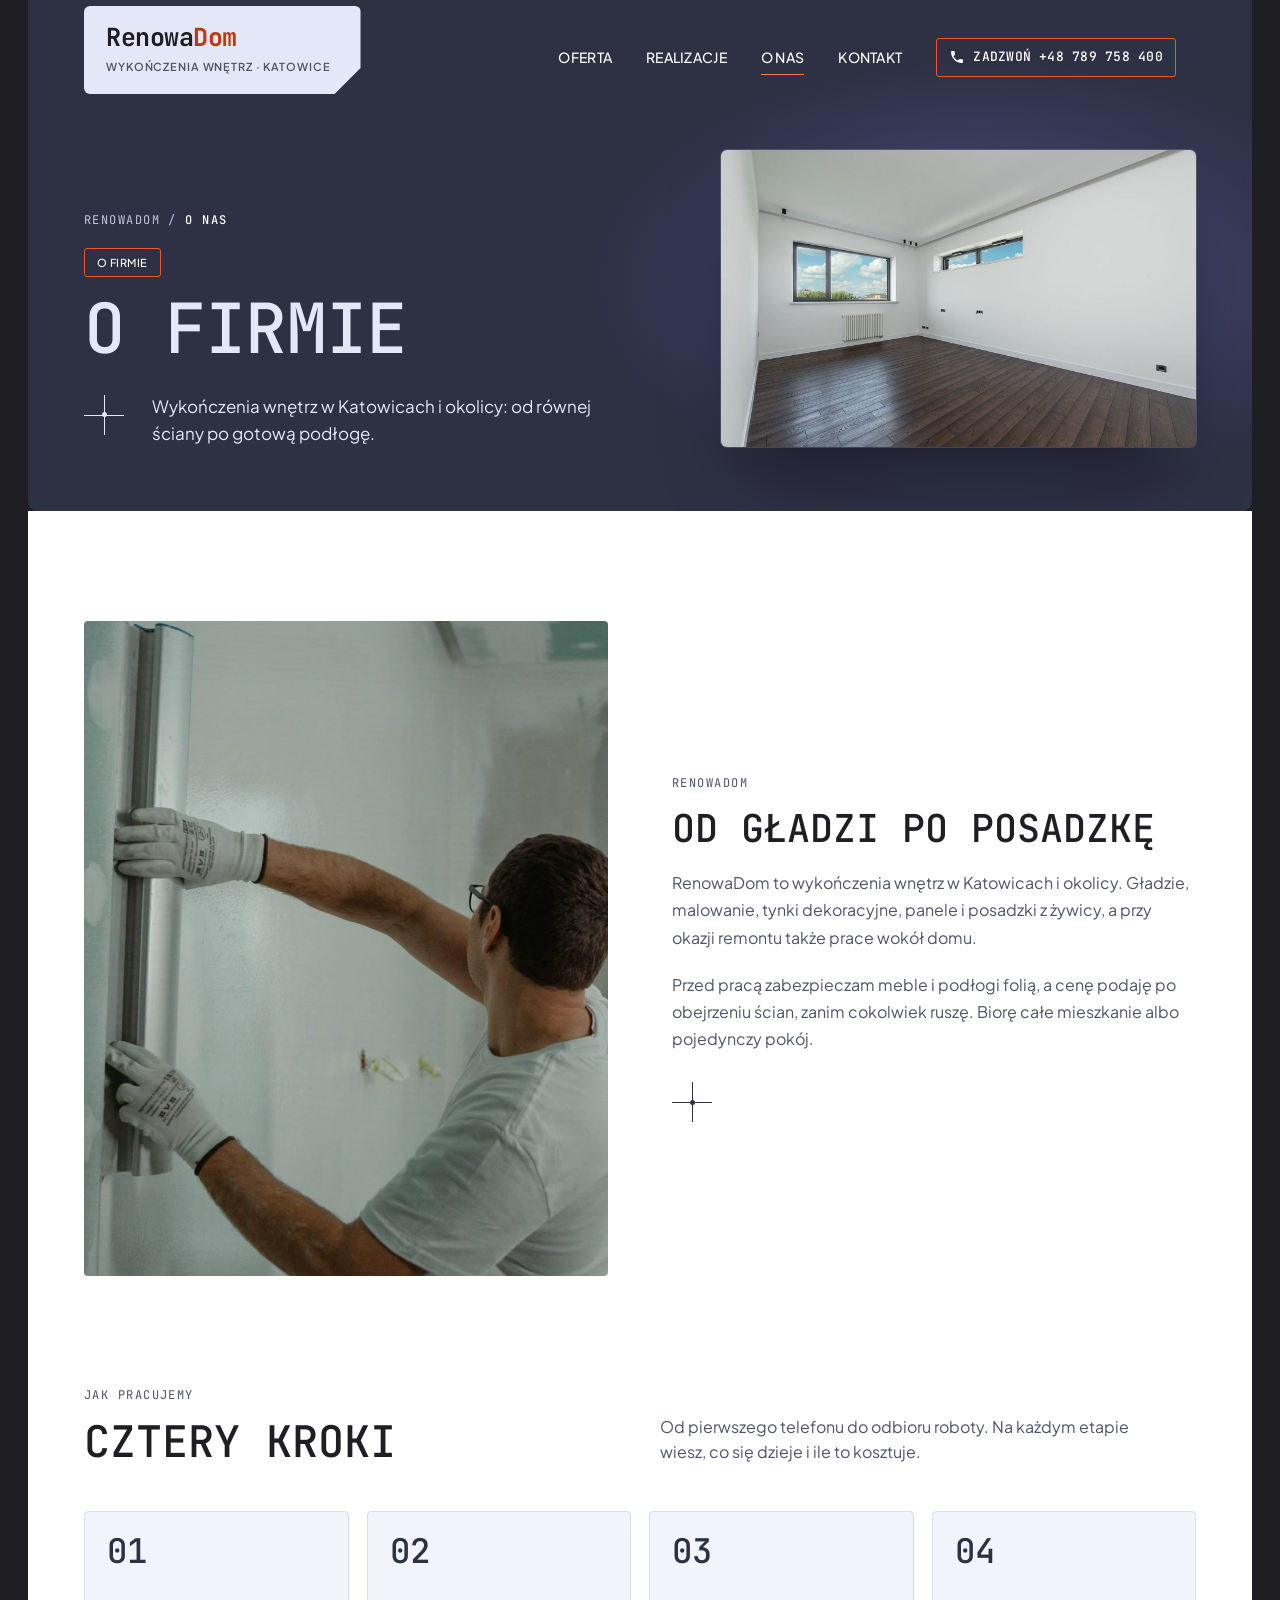
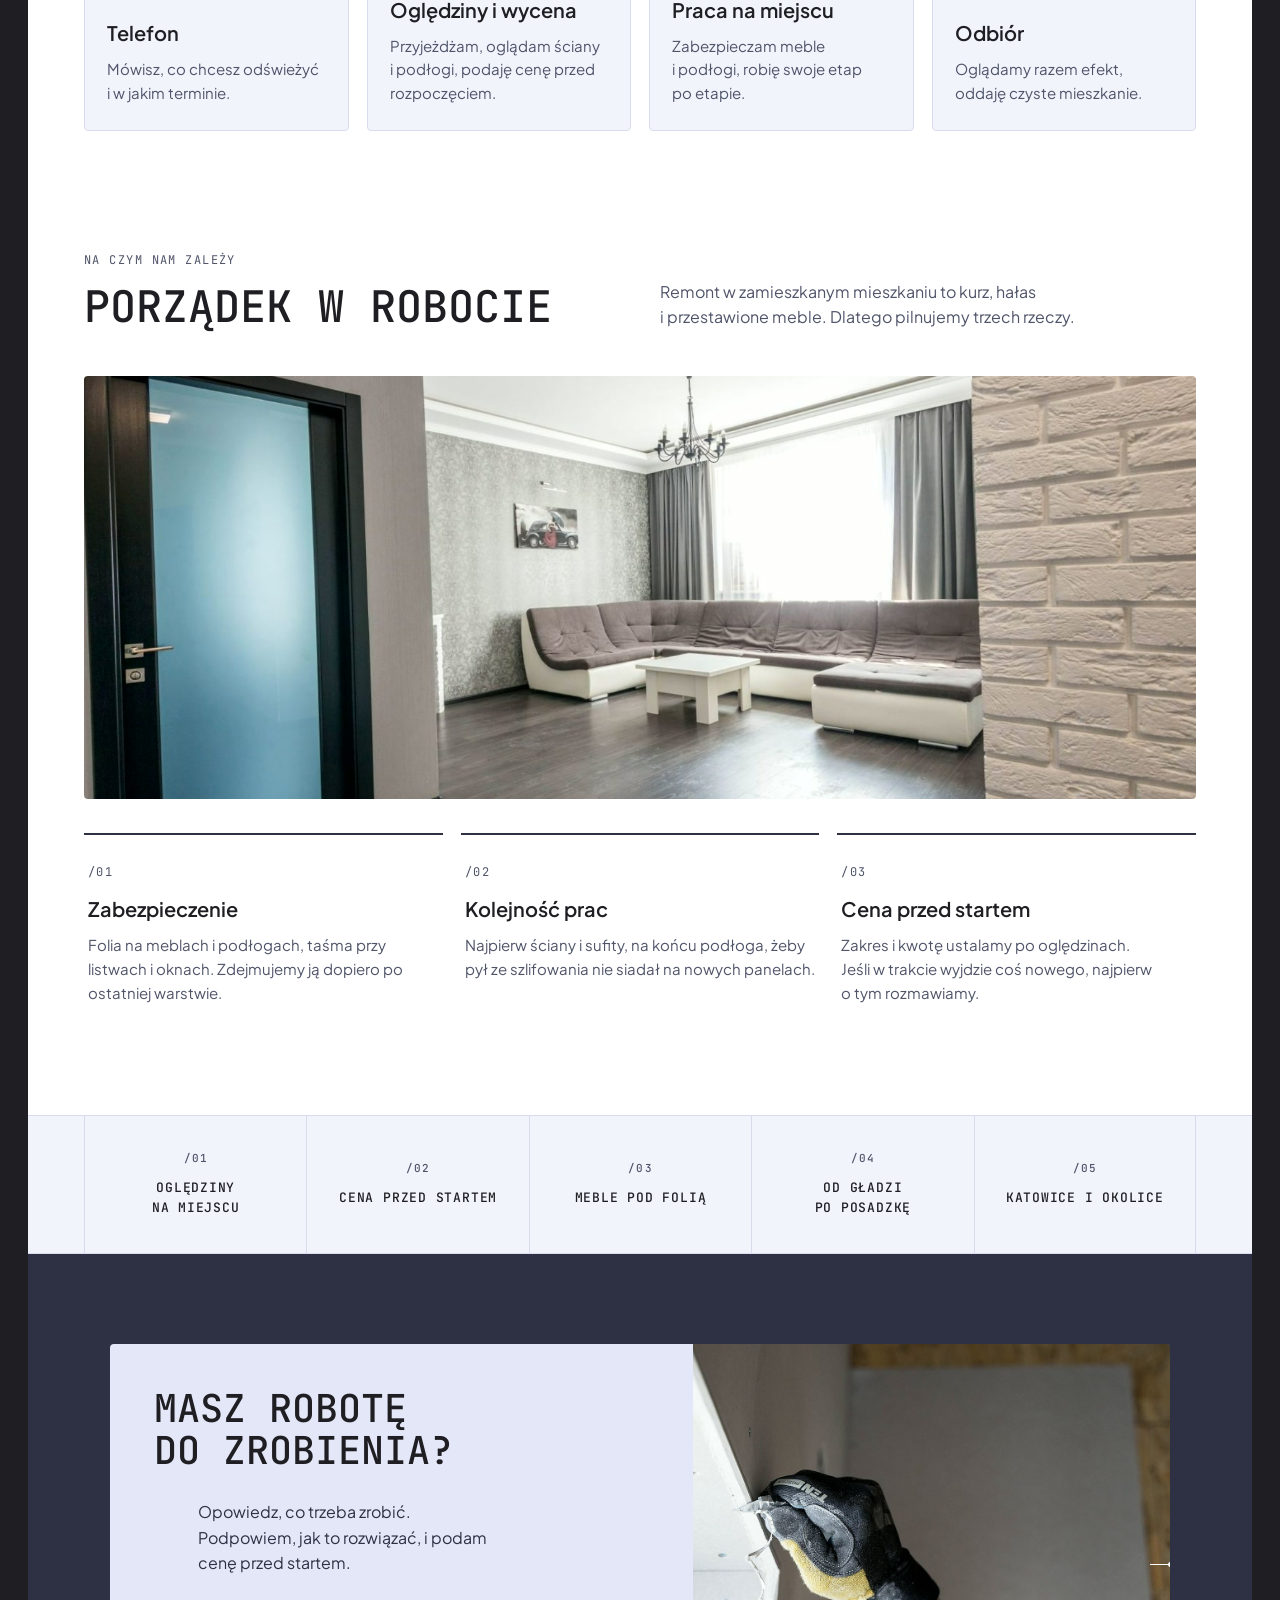
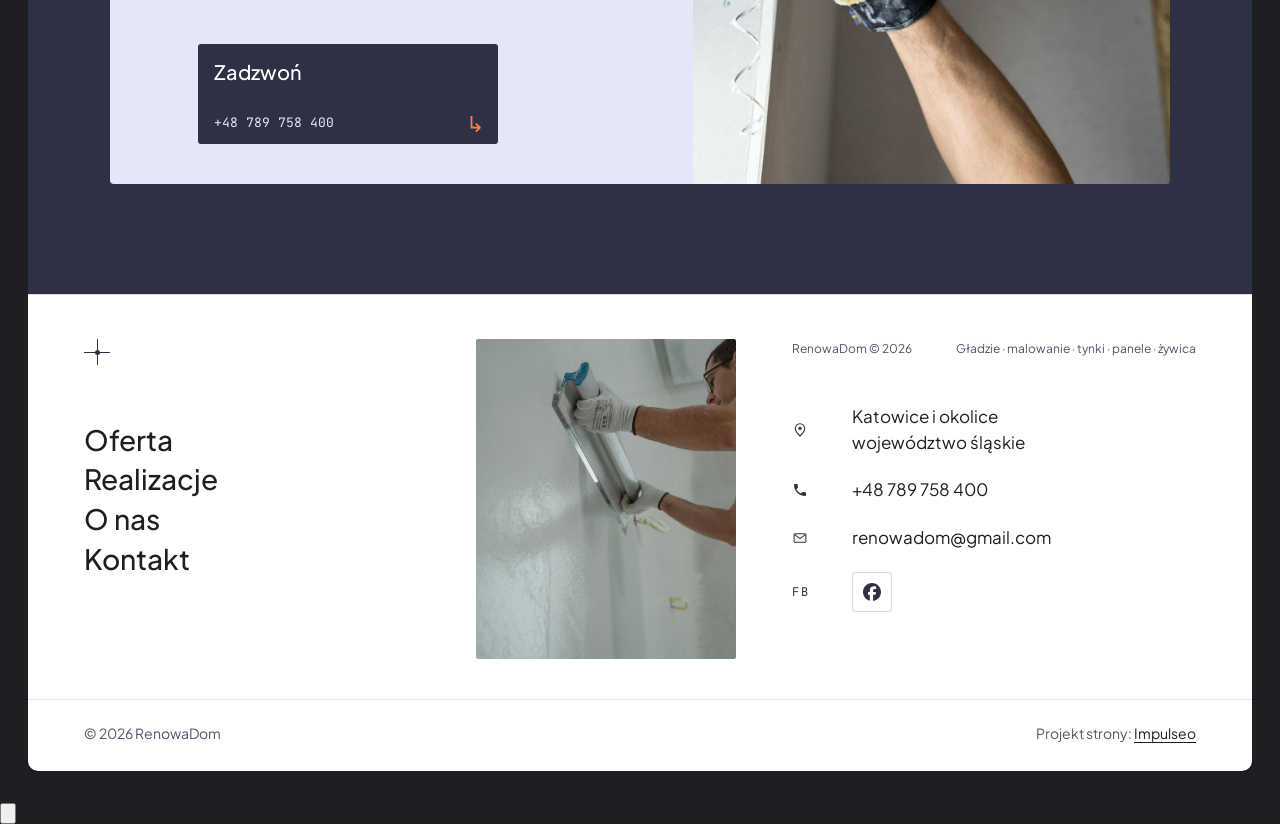
<file: o-nas.html>
<!DOCTYPE html>
<html lang="pl">
<head>
<meta charset="UTF-8">
<meta name="viewport" content="width=device-width, initial-scale=1.0">
<title>O nas - RenowaDom</title>
<meta name="description" content="RenowaDom - odświeżanie mieszkań w Katowicach i okolicy: gładzie, malowanie, tynki dekoracyjne, panele i posadzki z żywicy. Zadzwoń po wycenę.">
<link rel="canonical" href="https://kris20032.github.io/renowadom/o-nas.html">
<meta name="robots" content="noindex, nofollow">
<meta property="og:type" content="website">
<meta property="og:locale" content="pl_PL">
<meta property="og:site_name" content="RenowaDom">
<meta property="og:title" content="O nas - RenowaDom">
<meta property="og:description" content="RenowaDom - odświeżanie mieszkań w Katowicach i okolicy: gładzie, malowanie, tynki dekoracyjne, panele i posadzki z żywicy. Zadzwoń po wycenę.">
<meta property="og:url" content="https://kris20032.github.io/renowadom/o-nas.html">
<meta property="og:image" content="https://kris20032.github.io/renowadom/img/og.jpg">
<meta property="og:image:width" content="1200">
<meta property="og:image:height" content="630">
<meta name="twitter:card" content="summary_large_image">
<link rel="preconnect" href="https://fonts.googleapis.com">
<link rel="preconnect" href="https://fonts.gstatic.com" crossorigin>
<link href="https://fonts.googleapis.com/css2?family=JetBrains+Mono:wght@400;500;700&family=Plus+Jakarta+Sans:wght@400;500;600;700&display=swap" rel="stylesheet">
<link rel="stylesheet" href="assets/styles.css?v=20261113">
</head>
<body>

<header class="nav">
  <div class="nav-inner">
    <a class="brand" href="index.html" aria-label="RenowaDom - strona główna"><span class="name">Renowa<b>Dom</b></span><span class="sub">Wykończenia wnętrz · Katowice</span></a>
    <nav class="nav-links" aria-label="Menu główne">
      <a href="oferta.html">Oferta</a>
      <a href="realizacje.html">Realizacje</a>
      <a href="o-nas.html" aria-current="page">O&nbsp;nas</a>
      <a href="kontakt.html">Kontakt</a>
      <a class="nav-call" href="tel:+48789758400"><svg class="ico-tel" width="16" height="16" viewBox="0 0 24 24" fill="none" aria-hidden="true"><path d="M6.6 10.8a15.5 15.5 0 0 0 6.6 6.6l2.2-2.2a1 1 0 0 1 1-.24 11.4 11.4 0 0 0 3.6.58 1 1 0 0 1 1 1V20a1 1 0 0 1-1 1A17 17 0 0 1 3 4a1 1 0 0 1 1-1h3.5a1 1 0 0 1 1 1c0 1.25.2 2.46.58 3.6a1 1 0 0 1-.25 1l-2.23 2.2Z" fill="currentColor"/></svg><span class="lab">Zadzwoń</span> +48 789 758 400</a>
    </nav>
    <button class="nav-toggle" aria-label="Menu"><span></span><span></span><span></span></button>
  </div>
</header>

<main>
<section class="tk-ph">
  <div class="ph-grid">
    <div>
      <div class="crumbs">RenowaDom / <b>O&nbsp;nas</b></div>
      <span class="chip">O&nbsp;firmie</span>
      <h1 style="margin-top:18px">O&nbsp;firmie</h1>
      <div class="th-lead"><span class="cross" aria-hidden="true"><i></i></span><p>Wykończenia wnętrz w&nbsp;Katowicach i&nbsp;okolicy: od równej ściany po gotową podłogę.</p></div>
    </div>
    <figure class="ph-fig"><img src="img/g6.jpg" alt="Pokój po wykończeniu z ciemnymi panelami" width="1600" height="1068" fetchpriority="high" decoding="async"></figure>
  </div>
</section>

<section class="tk-about">
  <div class="split">
    <figure class="split-art reveal"><img src="img/about.jpg" alt="Sprawdzanie równości ściany łatą" width="1780" height="1128" decoding="async"></figure>
    <div class="split-copy reveal">
      <span class="kicker" style="color:var(--muted)">RenowaDom</span>
      <h2 style="margin-top:14px">Od gładzi po posadzkę</h2>
      <p>RenowaDom to wykończenia wnętrz w&nbsp;Katowicach i&nbsp;okolicy. Gładzie, malowanie, tynki dekoracyjne, panele i&nbsp;posadzki z&nbsp;żywicy, a&nbsp;przy okazji remontu także prace wokół domu.</p>
      <p>Przed pracą zabezpieczam meble i&nbsp;podłogi folią, a&nbsp;cenę podaję po obejrzeniu ścian, zanim cokolwiek ruszę. Biorę całe mieszkanie albo pojedynczy pokój.</p>
      <span class="cross" aria-hidden="true"><i></i></span>
    </div>
  </div>
</section>

<section class="tk-steps-w">
  <div class="head">
    <div><span class="kicker">Jak pracujemy</span><h2>Cztery kroki</h2></div>
    <div class="head-side"><p>Od pierwszego telefonu do odbioru roboty. Na każdym etapie wiesz, co się dzieje i&nbsp;ile to kosztuje.</p></div>
  </div>
  <ol class="steps-tk light">
    <li class="reveal"><span class="sn">01</span><h3>Telefon</h3><p>Mówisz, co chcesz odświeżyć i&nbsp;w&nbsp;jakim terminie.</p></li>
    <li class="reveal"><span class="sn">02</span><h3>Oględziny i&nbsp;wycena</h3><p>Przyjeżdżam, oglądam ściany i&nbsp;podłogi, podaję cenę przed rozpoczęciem.</p></li>
    <li class="reveal"><span class="sn">03</span><h3>Praca na miejscu</h3><p>Zabezpieczam meble i&nbsp;podłogi, robię swoje etap po etapie.</p></li>
    <li class="reveal"><span class="sn">04</span><h3>Odbiór</h3><p>Oglądamy razem efekt, oddaję czyste mieszkanie.</p></li>
  </ol>
</section>

<section class="tk-cards">
  <div class="head">
    <div><span class="kicker">Na czym nam zależy</span><h2>Porządek w&nbsp;robocie</h2></div>
    <div class="head-side"><p>Remont w&nbsp;zamieszkanym mieszkaniu to kurz, hałas i&nbsp;przestawione meble. Dlatego pilnujemy trzech rzeczy.</p></div>
  </div>
  <figure class="why-fig reveal"><img src="img/g10.jpg" alt="Salon ze ścianą dekoracyjną" width="1538" height="996" decoding="async"></figure>
  <ul class="why-grid">
    <li class="reveal"><span class="wn">/01</span><h3>Zabezpieczenie</h3><p>Folia na meblach i&nbsp;podłogach, taśma przy listwach i&nbsp;oknach. Zdejmujemy ją dopiero po ostatniej warstwie.</p></li>
    <li class="reveal"><span class="wn">/02</span><h3>Kolejność prac</h3><p>Najpierw ściany i&nbsp;sufity, na końcu podłoga, żeby pył ze szlifowania nie siadał na nowych panelach.</p></li>
    <li class="reveal"><span class="wn">/03</span><h3>Cena przed startem</h3><p>Zakres i&nbsp;kwotę ustalamy po oględzinach. Jeśli w&nbsp;trakcie wyjdzie coś nowego, najpierw o&nbsp;tym rozmawiamy.</p></li>
  </ul>
</section>
<section class="tk-band" aria-label="Jak pracujemy w skrócie">
  <ul class="band-row">
    <li><small>/01</small>Oględziny na miejscu</li>
    <li><small>/02</small>Cena przed startem</li>
    <li><small>/03</small>Meble pod folią</li>
    <li><small>/04</small>Od gładzi po posadzkę</li>
    <li><small>/05</small>Katowice i&nbsp;okolice</li>
  </ul>
</section>

<section class="cta tk-cta">
  <div class="cta-card reveal">
    <div class="cta-copy">
      <h2>Masz robotę do zrobienia?</h2>
      <p>Opowiedz, co trzeba zrobić. Podpowiem, jak to rozwiązać, i&nbsp;podam cenę przed startem.</p>
      <a class="btn-dark" href="tel:+48789758400"><span class="t">Zadzwoń</span><span class="n">+48 789 758 400</span><span class="arr-r" aria-hidden="true">↳</span></a>
    </div>
    <figure class="cta-fig"><img src="img/g3.jpg" alt="Szpachlowanie narożnika ściany" width="1600" height="1066" decoding="async"><span class="cross" aria-hidden="true"><i></i></span></figure>
  </div>
</section>
</main>

<footer>
  <div class="foot-top">
    <div class="foot-nav">
      <span class="cross" aria-hidden="true"><i></i></span>
      <ul>
        <li><a href="oferta.html">Oferta</a></li>
        <li><a href="realizacje.html">Realizacje</a></li>
        <li><a href="o-nas.html">O&nbsp;nas</a></li>
        <li><a href="kontakt.html">Kontakt</a></li>
      </ul>
    </div>
    <figure class="foot-fig"><img src="img/g15.jpg" alt="Nakładanie gładzi pacą na ścianę" width="1600" height="1066" decoding="async"></figure>
    <div class="foot-info">
      <div class="top"><span>RenowaDom © 2026</span><span>Gładzie · malowanie · tynki · panele · żywica</span></div>
      <dl>
        <dt><svg class="ico-pin" width="16" height="16" viewBox="0 0 24 24" fill="none" aria-hidden="true"><path d="M12 21s7-6.1 7-11.5A7 7 0 0 0 5 9.5C5 14.9 12 21 12 21Z" stroke="currentColor" stroke-width="1.6" fill="none"/><circle cx="12" cy="9.5" r="2.4" fill="currentColor"/></svg></dt><dd>Katowice i&nbsp;okolice<br>województwo śląskie</dd>
        <dt><svg class="ico-tel" width="16" height="16" viewBox="0 0 24 24" fill="none" aria-hidden="true"><path d="M6.6 10.8a15.5 15.5 0 0 0 6.6 6.6l2.2-2.2a1 1 0 0 1 1-.24 11.4 11.4 0 0 0 3.6.58 1 1 0 0 1 1 1V20a1 1 0 0 1-1 1A17 17 0 0 1 3 4a1 1 0 0 1 1-1h3.5a1 1 0 0 1 1 1c0 1.25.2 2.46.58 3.6a1 1 0 0 1-.25 1l-2.23 2.2Z" fill="currentColor"/></svg></dt><dd><a href="tel:+48789758400">+48 789 758 400</a></dd>
        <dt><svg class="ico-mail" width="16" height="16" viewBox="0 0 24 24" fill="none" aria-hidden="true"><rect x="3.2" y="5.5" width="17.6" height="13" rx="1.6" stroke="currentColor" stroke-width="1.6"/><path d="M4 7l8 6 8-6" stroke="currentColor" stroke-width="1.6" stroke-linecap="round" stroke-linejoin="round"/></svg></dt><dd><a href="mailto:renowadom@gmail.com">renowadom@gmail.com</a></dd>
        <dt><span class="mono">FB</span></dt><dd><div class="foot-soc"><a class="soc" href="https://www.facebook.com/p/RenowaDom-61563650875836/" target="_blank" rel="noopener" aria-label="Facebook - RenowaDom"><svg viewBox="0 0 24 24" aria-hidden="true" focusable="false"><path d="M9.101 23.691v-7.98H6.627v-3.667h2.474v-1.58c0-4.085 1.848-5.978 5.858-5.978.401 0 .955.042 1.468.103a8.68 8.68 0 0 1 1.141.195v3.325a8.623 8.623 0 0 0-.653-.036 26.805 26.805 0 0 0-.733-.009c-.707 0-1.259.096-1.675.309a1.686 1.686 0 0 0-.679.622c-.258.42-.374.995-.374 1.752v1.297h3.919l-.386 2.103-.287 1.564h-3.246v8.245C19.396 23.238 24 18.179 24 12.044c0-6.627-5.373-12-12-12s-12 5.373-12 12c0 5.628 3.874 10.35 9.101 11.647Z" fill="currentColor"/></svg></a></div></dd>
      </dl>
    </div>
  </div>
  <div class="foot-bot">
    <span>© 2026 RenowaDom</span>
    <span>Projekt strony: <a class="foot-credit" href="https://impulseo.pl" target="_blank" rel="noopener">Impulseo</a></span>
  </div>
</footer>
<div class="sticky-call"><a class="sc-call" href="tel:+48789758400"><svg class="ico-tel" width="16" height="16" viewBox="0 0 24 24" fill="none" aria-hidden="true"><path d="M6.6 10.8a15.5 15.5 0 0 0 6.6 6.6l2.2-2.2a1 1 0 0 1 1-.24 11.4 11.4 0 0 0 3.6.58 1 1 0 0 1 1 1V20a1 1 0 0 1-1 1A17 17 0 0 1 3 4a1 1 0 0 1 1-1h3.5a1 1 0 0 1 1 1c0 1.25.2 2.46.58 3.6a1 1 0 0 1-.25 1l-2.23 2.2Z" fill="currentColor"/></svg> Zadzwoń</a><a class="sc-quote" href="kontakt.html">Zapytaj o&nbsp;wycenę</a></div>
<div class="demo-wazne" data-do="2026-11-18" data-cykl="3" hidden><svg class="dw-ico" width="13" height="13" viewBox="0 0 24 24" fill="none" aria-hidden="true"><circle cx="12" cy="12" r="8.6" stroke="currentColor" stroke-width="1.8"/><path d="M12 7.2V12l3.3 2" stroke="currentColor" stroke-width="1.8" stroke-linecap="round"/></svg><span class="dw-txt"></span></div>

<script src="assets/main.js?v=20261113"></script>
</body>
</html>
</file>
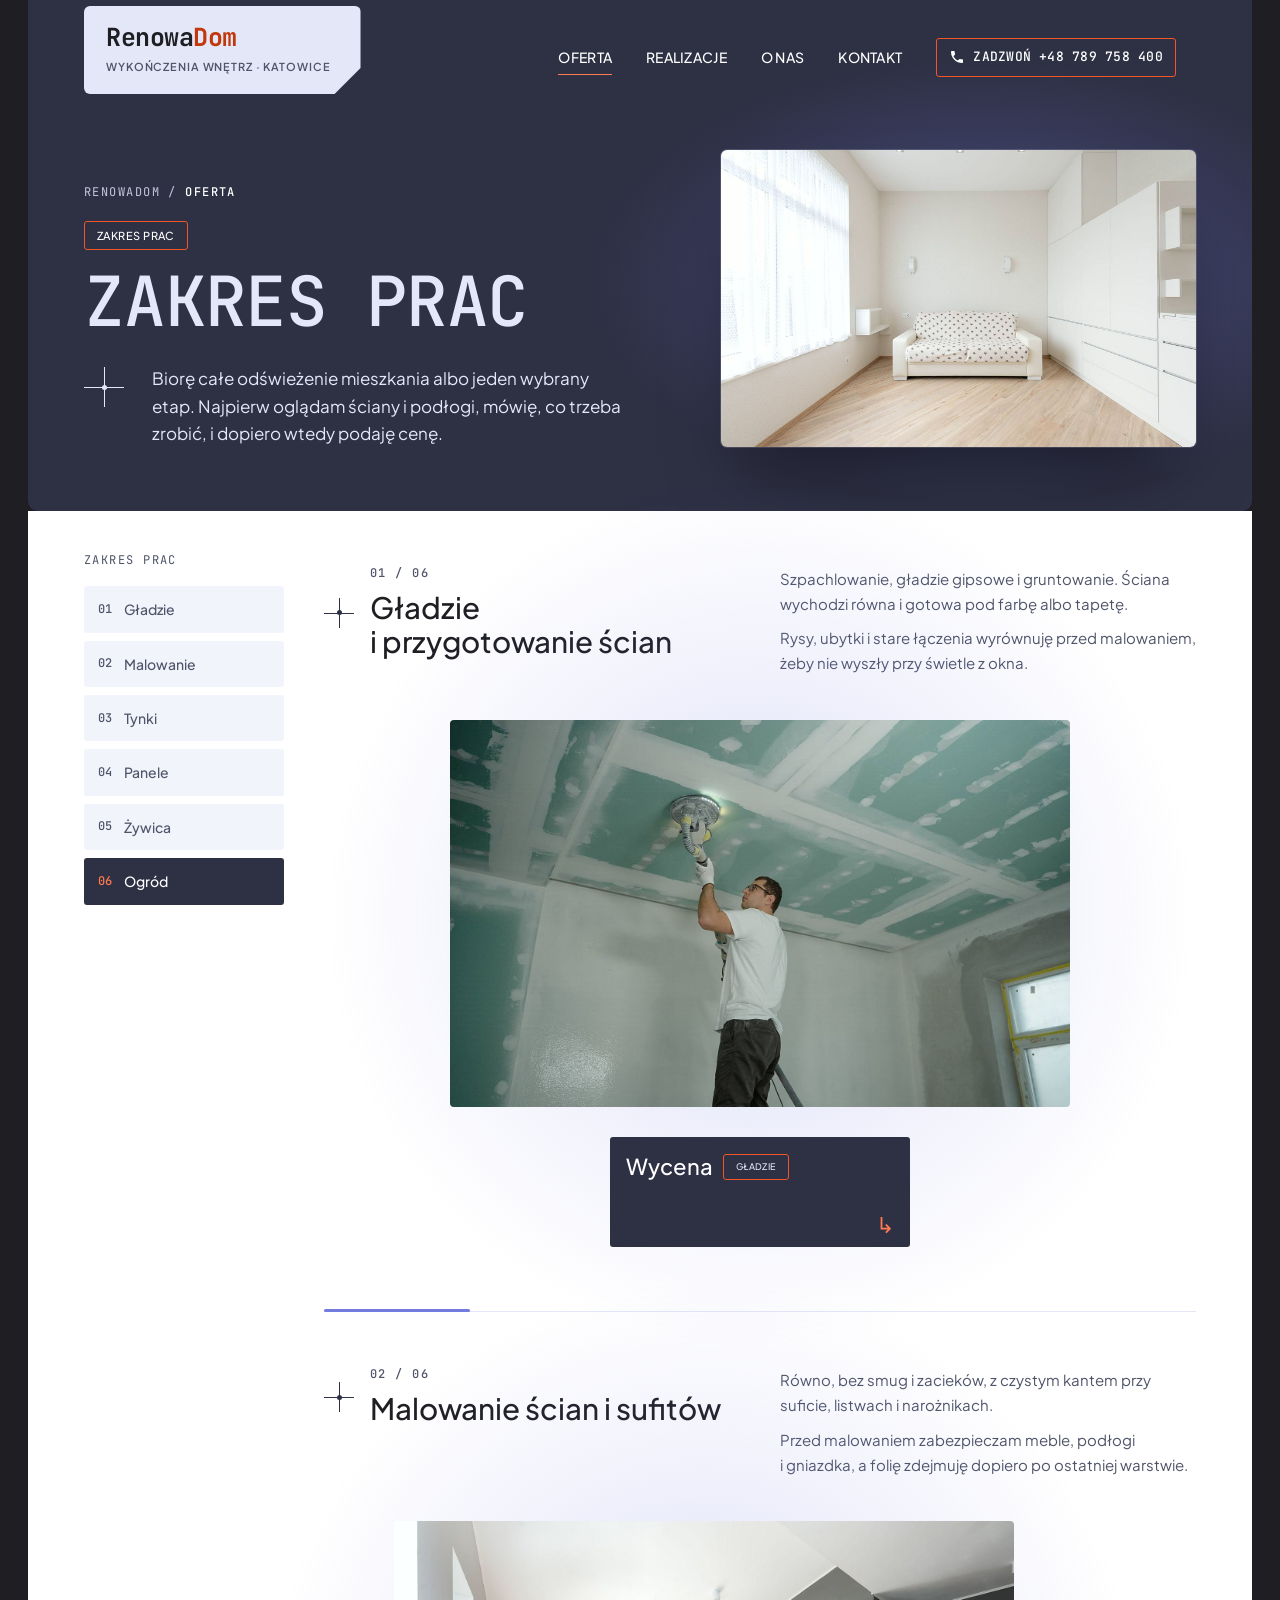
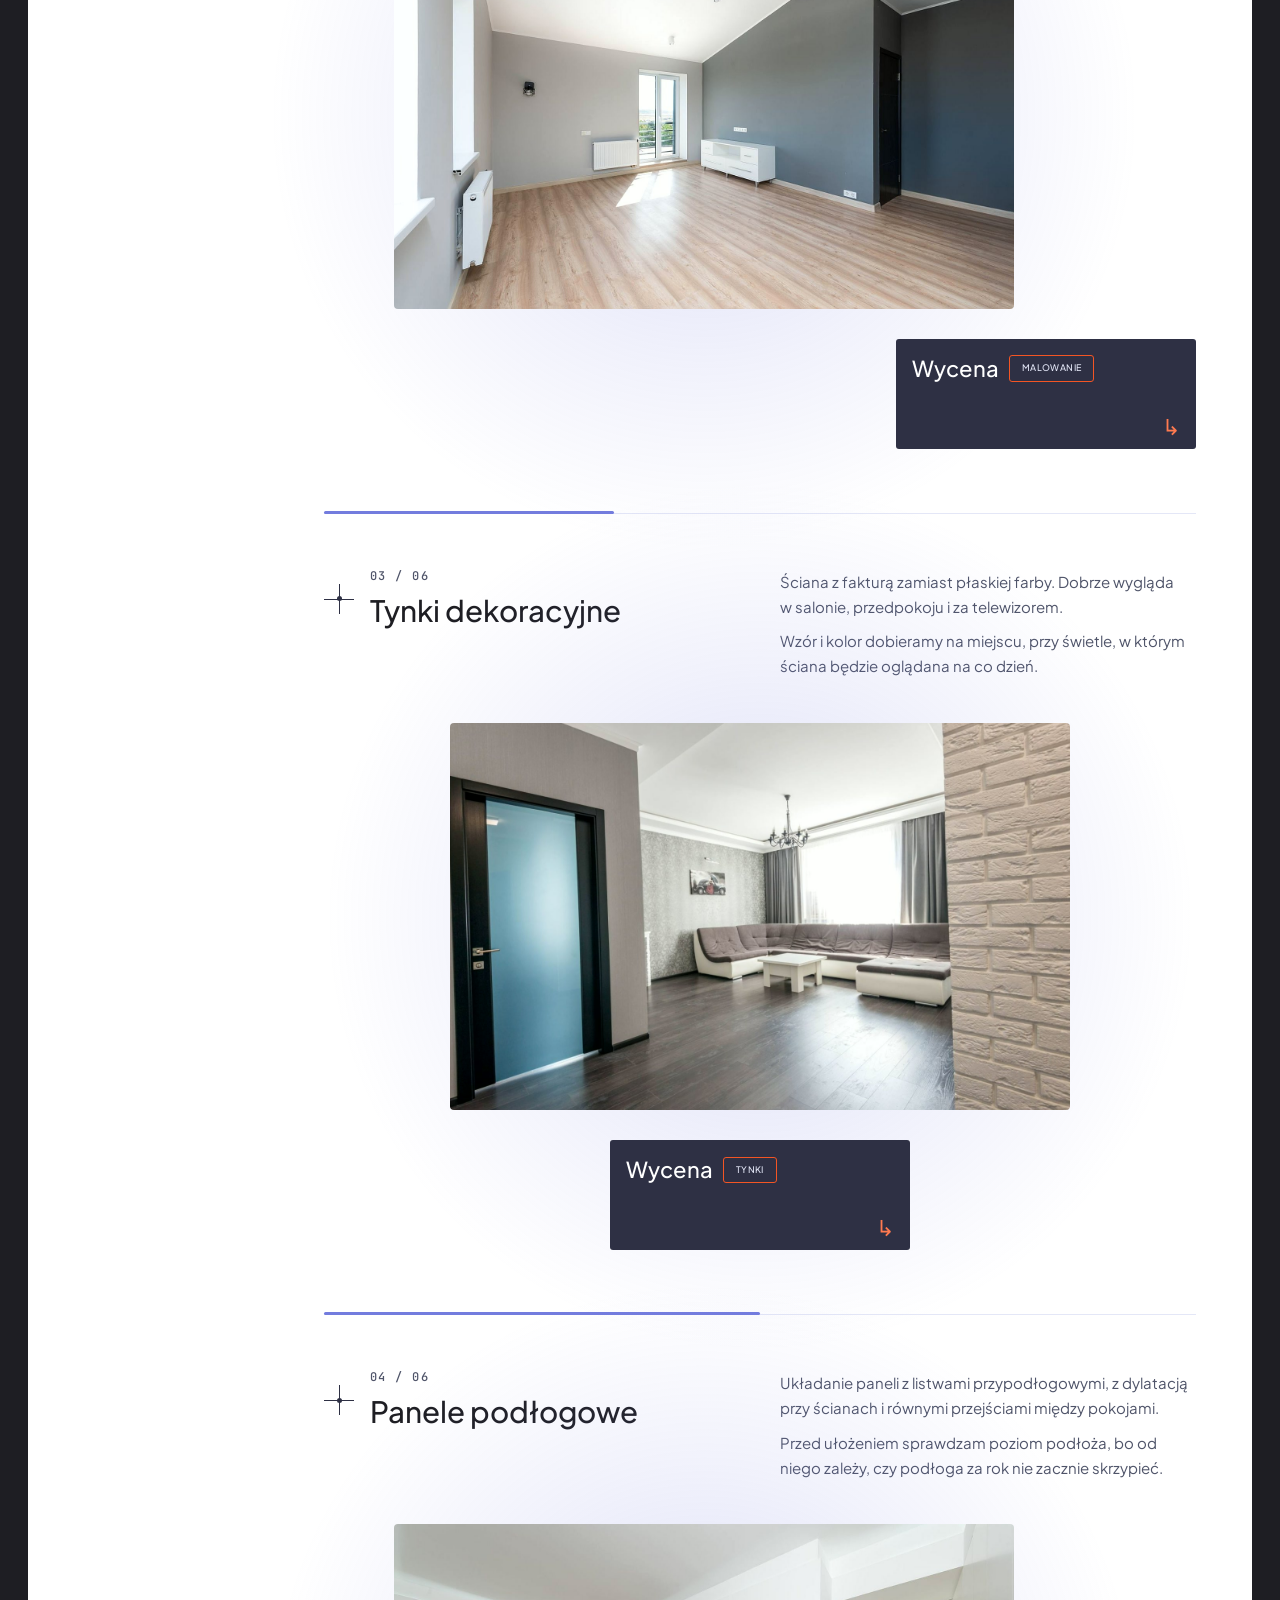
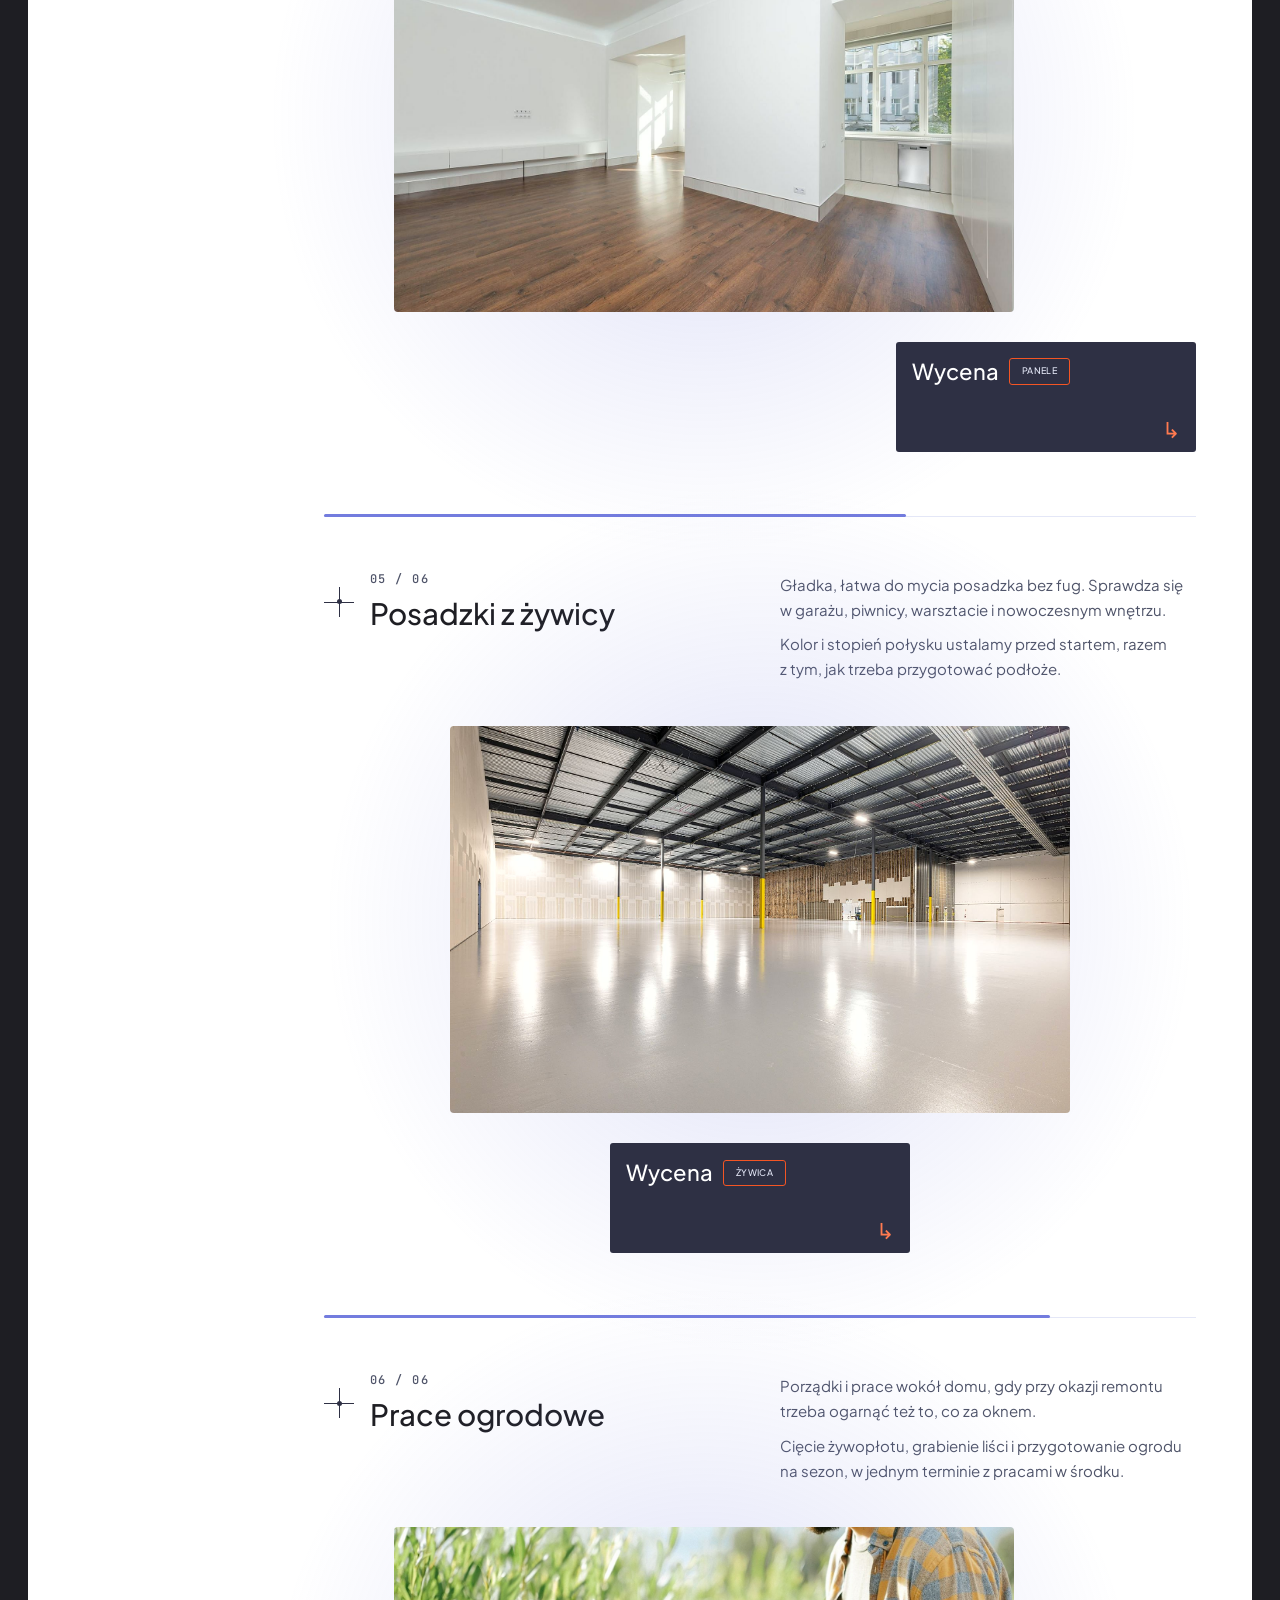
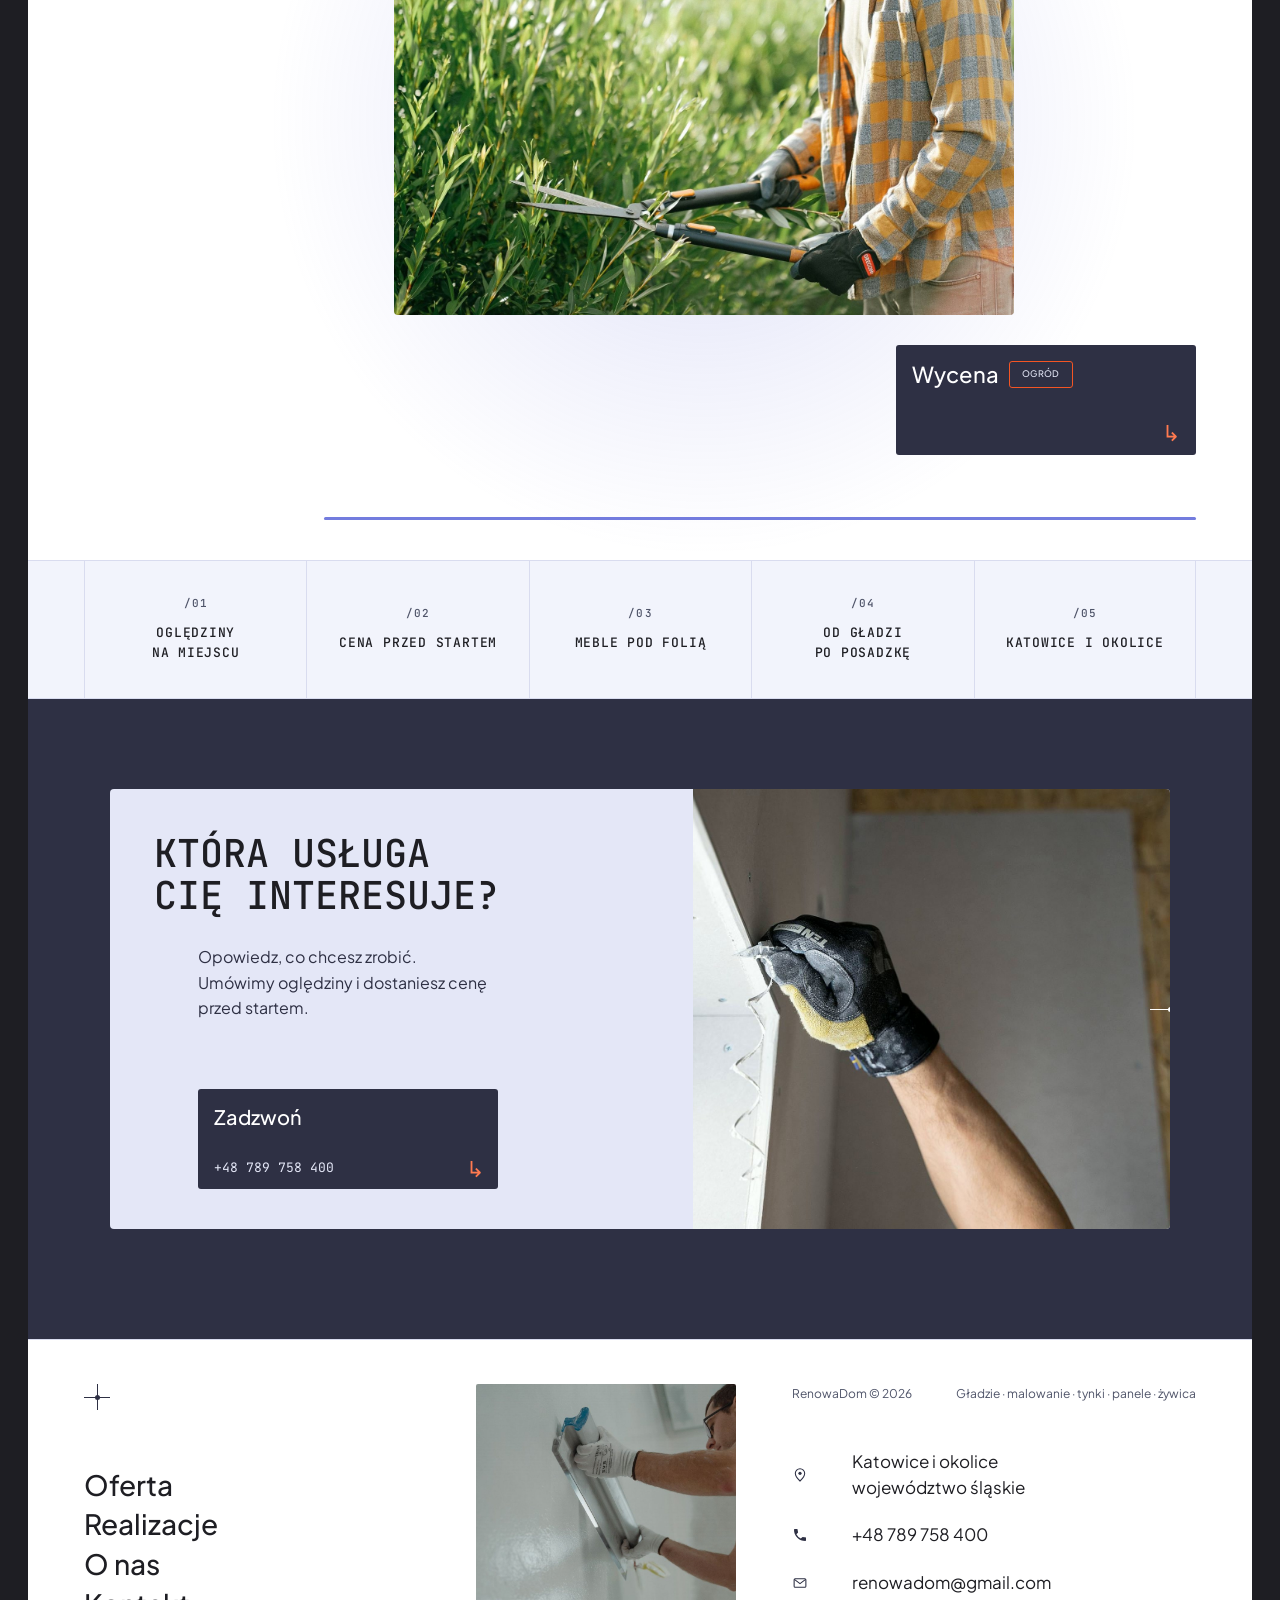
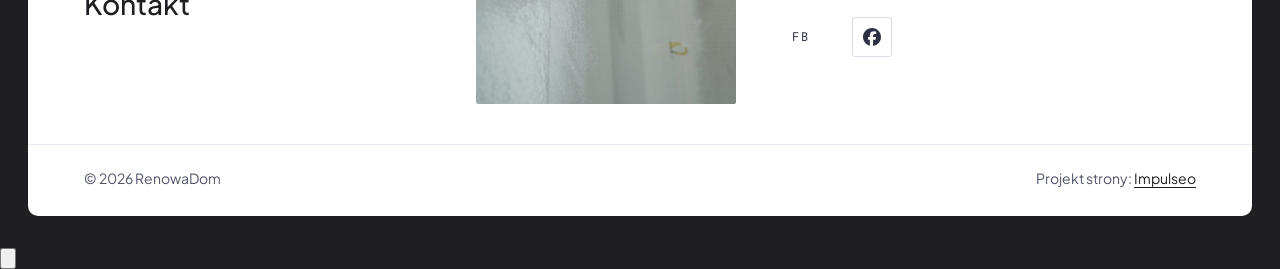
<file: oferta.html>
<!DOCTYPE html>
<html lang="pl">
<head>
<meta charset="UTF-8">
<meta name="viewport" content="width=device-width, initial-scale=1.0">
<title>Oferta - RenowaDom</title>
<meta name="description" content="RenowaDom - odświeżanie mieszkań w Katowicach i okolicy: gładzie, malowanie, tynki dekoracyjne, panele i posadzki z żywicy. Zadzwoń po wycenę.">
<link rel="canonical" href="https://kris20032.github.io/renowadom/oferta.html">
<meta name="robots" content="noindex, nofollow">
<meta property="og:type" content="website">
<meta property="og:locale" content="pl_PL">
<meta property="og:site_name" content="RenowaDom">
<meta property="og:title" content="Oferta - RenowaDom">
<meta property="og:description" content="RenowaDom - odświeżanie mieszkań w Katowicach i okolicy: gładzie, malowanie, tynki dekoracyjne, panele i posadzki z żywicy. Zadzwoń po wycenę.">
<meta property="og:url" content="https://kris20032.github.io/renowadom/oferta.html">
<meta property="og:image" content="https://kris20032.github.io/renowadom/img/og.jpg">
<meta property="og:image:width" content="1200">
<meta property="og:image:height" content="630">
<meta name="twitter:card" content="summary_large_image">
<link rel="preconnect" href="https://fonts.googleapis.com">
<link rel="preconnect" href="https://fonts.gstatic.com" crossorigin>
<link href="https://fonts.googleapis.com/css2?family=JetBrains+Mono:wght@400;500;700&family=Plus+Jakarta+Sans:wght@400;500;600;700&display=swap" rel="stylesheet">
<link rel="stylesheet" href="assets/styles.css?v=20261113">
</head>
<body>

<header class="nav">
  <div class="nav-inner">
    <a class="brand" href="index.html" aria-label="RenowaDom - strona główna"><span class="name">Renowa<b>Dom</b></span><span class="sub">Wykończenia wnętrz · Katowice</span></a>
    <nav class="nav-links" aria-label="Menu główne">
      <a href="oferta.html" aria-current="page">Oferta</a>
      <a href="realizacje.html">Realizacje</a>
      <a href="o-nas.html">O&nbsp;nas</a>
      <a href="kontakt.html">Kontakt</a>
      <a class="nav-call" href="tel:+48789758400"><svg class="ico-tel" width="16" height="16" viewBox="0 0 24 24" fill="none" aria-hidden="true"><path d="M6.6 10.8a15.5 15.5 0 0 0 6.6 6.6l2.2-2.2a1 1 0 0 1 1-.24 11.4 11.4 0 0 0 3.6.58 1 1 0 0 1 1 1V20a1 1 0 0 1-1 1A17 17 0 0 1 3 4a1 1 0 0 1 1-1h3.5a1 1 0 0 1 1 1c0 1.25.2 2.46.58 3.6a1 1 0 0 1-.25 1l-2.23 2.2Z" fill="currentColor"/></svg><span class="lab">Zadzwoń</span> +48 789 758 400</a>
    </nav>
    <button class="nav-toggle" aria-label="Menu"><span></span><span></span><span></span></button>
  </div>
</header>

<main>
<section class="tk-ph">
  <div class="ph-grid">
    <div>
      <div class="crumbs">RenowaDom / <b>Oferta</b></div>
      <span class="chip">Zakres prac</span>
      <h1 style="margin-top:18px">Zakres prac</h1>
      <div class="th-lead"><span class="cross" aria-hidden="true"><i></i></span><p>Biorę całe odświeżenie mieszkania albo jeden wybrany etap. Najpierw oglądam ściany i&nbsp;podłogi, mówię, co trzeba zrobić, i&nbsp;dopiero wtedy podaję cenę.</p></div>
    </div>
    <figure class="ph-fig"><img src="img/g5.jpg" alt="Jasny pokój po odświeżeniu" width="1600" height="1068" fetchpriority="high" decoding="async"></figure>
  </div>
</section>

<section class="tk-prod" id="uslugi">
  <aside class="pr-side" aria-label="Zakres prac">
    <nav>
      <span class="kicker">Zakres prac</span>
      <a href="#s1"><b>01</b>Gładzie</a>
      <a href="#s2"><b>02</b>Malowanie</a>
      <a href="#s3"><b>03</b>Tynki</a>
      <a href="#s4"><b>04</b>Panele</a>
      <a href="#s5"><b>05</b>Żywica</a>
      <a href="#s6"><b>06</b>Ogród</a>
    </nav>
  </aside>
  <div class="pr-list">
  <article class="pr-item" id="s1" style="--p:16.7%">
    <div class="pr-head reveal">
      <h2><span class="cross" aria-hidden="true"><i></i></span><span class="pr-txt"><span class="pr-no">01 / 06</span>Gładzie i&nbsp;przygotowanie ścian</span></h2>
      <div>
        <p>Szpachlowanie, gładzie gipsowe i&nbsp;gruntowanie. Ściana wychodzi równa i&nbsp;gotowa pod farbę albo tapetę.</p>
        <p>Rysy, ubytki i&nbsp;stare łączenia wyrównuję przed malowaniem, żeby nie wyszły przy świetle z&nbsp;okna.</p>
      </div>
    </div>
    <div class="pr-visual reveal">
      <figure class="pr-fig"><img src="img/g1.jpg" alt="Szlifowanie gładzi na suficie" width="1600" height="1066" decoding="async"></figure>
    </div>
    <a class="pr-card reveal" href="kontakt.html"><span class="t">Wycena <span class="chip">Gładzie</span></span><span class="arr-r" aria-hidden="true">↳</span></a>
  </article>
  <article class="pr-item alt" id="s2" style="--p:33.3%">
    <div class="pr-head reveal">
      <h2><span class="cross" aria-hidden="true"><i></i></span><span class="pr-txt"><span class="pr-no">02 / 06</span>Malowanie ścian i&nbsp;sufitów</span></h2>
      <div>
        <p>Równo, bez smug i&nbsp;zacieków, z&nbsp;czystym kantem przy suficie, listwach i&nbsp;narożnikach.</p>
        <p>Przed malowaniem zabezpieczam meble, podłogi i&nbsp;gniazdka, a&nbsp;folię zdejmuję dopiero po ostatniej warstwie.</p>
      </div>
    </div>
    <div class="pr-visual reveal">
      <figure class="pr-fig"><img src="img/g2.jpg" alt="Pokój po malowaniu, ściana w ciemnym kolorze" width="1600" height="1068" decoding="async"></figure>
    </div>
    <a class="pr-card reveal" href="kontakt.html"><span class="t">Wycena <span class="chip">Malowanie</span></span><span class="arr-r" aria-hidden="true">↳</span></a>
  </article>
  <article class="pr-item" id="s3" style="--p:50.0%">
    <div class="pr-head reveal">
      <h2><span class="cross" aria-hidden="true"><i></i></span><span class="pr-txt"><span class="pr-no">03 / 06</span>Tynki dekoracyjne</span></h2>
      <div>
        <p>Ściana z&nbsp;fakturą zamiast płaskiej farby. Dobrze wygląda w&nbsp;salonie, przedpokoju i&nbsp;za telewizorem.</p>
        <p>Wzór i&nbsp;kolor dobieramy na miejscu, przy świetle, w&nbsp;którym ściana będzie oglądana na co dzień.</p>
      </div>
    </div>
    <div class="pr-visual reveal">
      <figure class="pr-fig"><img src="img/g10.jpg" alt="Salon ze ścianą dekoracyjną" width="1538" height="996" decoding="async"></figure>
    </div>
    <a class="pr-card reveal" href="kontakt.html"><span class="t">Wycena <span class="chip">Tynki</span></span><span class="arr-r" aria-hidden="true">↳</span></a>
  </article>
  <article class="pr-item alt" id="s4" style="--p:66.7%">
    <div class="pr-head reveal">
      <h2><span class="cross" aria-hidden="true"><i></i></span><span class="pr-txt"><span class="pr-no">04 / 06</span>Panele podłogowe</span></h2>
      <div>
        <p>Układanie paneli z&nbsp;listwami przypodłogowymi, z&nbsp;dylatacją przy ścianach i&nbsp;równymi przejściami między pokojami.</p>
        <p>Przed ułożeniem sprawdzam poziom podłoża, bo od niego zależy, czy podłoga za rok nie zacznie skrzypieć.</p>
      </div>
    </div>
    <div class="pr-visual reveal">
      <figure class="pr-fig"><img src="img/g12.jpg" alt="Pokój z nowymi panelami podłogowymi" width="1600" height="1068" decoding="async"></figure>
    </div>
    <a class="pr-card reveal" href="kontakt.html"><span class="t">Wycena <span class="chip">Panele</span></span><span class="arr-r" aria-hidden="true">↳</span></a>
  </article>
  <article class="pr-item" id="s5" style="--p:83.3%">
    <div class="pr-head reveal">
      <h2><span class="cross" aria-hidden="true"><i></i></span><span class="pr-txt"><span class="pr-no">05 / 06</span>Posadzki z&nbsp;żywicy</span></h2>
      <div>
        <p>Gładka, łatwa do mycia posadzka bez fug. Sprawdza się w&nbsp;garażu, piwnicy, warsztacie i&nbsp;nowoczesnym wnętrzu.</p>
        <p>Kolor i&nbsp;stopień połysku ustalamy przed startem, razem z&nbsp;tym, jak trzeba przygotować podłoże.</p>
      </div>
    </div>
    <div class="pr-visual reveal">
      <figure class="pr-fig"><img src="img/g9.jpg" alt="Błyszcząca posadzka żywiczna w dużej hali" width="1880" height="1254" decoding="async"></figure>
    </div>
    <a class="pr-card reveal" href="kontakt.html"><span class="t">Wycena <span class="chip">Żywica</span></span><span class="arr-r" aria-hidden="true">↳</span></a>
  </article>
  <article class="pr-item alt" id="s6" style="--p:100.0%">
    <div class="pr-head reveal">
      <h2><span class="cross" aria-hidden="true"><i></i></span><span class="pr-txt"><span class="pr-no">06 / 06</span>Prace ogrodowe</span></h2>
      <div>
        <p>Porządki i&nbsp;prace wokół domu, gdy przy okazji remontu trzeba ogarnąć też to, co za oknem.</p>
        <p>Cięcie żywopłotu, grabienie liści i&nbsp;przygotowanie ogrodu na sezon, w&nbsp;jednym terminie z&nbsp;pracami w&nbsp;środku.</p>
      </div>
    </div>
    <div class="pr-visual reveal">
      <figure class="pr-fig"><img src="img/g14.jpg" alt="Przycinanie żywopłotu nożycami" loading="lazy" width="1600" height="1066" decoding="async"></figure>
    </div>
    <a class="pr-card reveal" href="kontakt.html"><span class="t">Wycena <span class="chip">Ogród</span></span><span class="arr-r" aria-hidden="true">↳</span></a>
  </article>
  </div>
</section>

<section class="tk-band" aria-label="Jak pracujemy w skrócie">
  <ul class="band-row">
    <li><small>/01</small>Oględziny na miejscu</li>
    <li><small>/02</small>Cena przed startem</li>
    <li><small>/03</small>Meble pod folią</li>
    <li><small>/04</small>Od gładzi po posadzkę</li>
    <li><small>/05</small>Katowice i&nbsp;okolice</li>
  </ul>
</section>

<section class="cta tk-cta">
  <div class="cta-card reveal">
    <div class="cta-copy">
      <h2>Która usługa Cię interesuje?</h2>
      <p>Opowiedz, co chcesz zrobić. Umówimy oględziny i&nbsp;dostaniesz cenę przed startem.</p>
      <a class="btn-dark" href="tel:+48789758400"><span class="t">Zadzwoń</span><span class="n">+48 789 758 400</span><span class="arr-r" aria-hidden="true">↳</span></a>
    </div>
    <figure class="cta-fig"><img src="img/g3.jpg" alt="Szpachlowanie narożnika ściany" loading="lazy" width="1600" height="1066" decoding="async"><span class="cross" aria-hidden="true"><i></i></span></figure>
  </div>
</section>
</main>

<footer>
  <div class="foot-top">
    <div class="foot-nav">
      <span class="cross" aria-hidden="true"><i></i></span>
      <ul>
        <li><a href="oferta.html">Oferta</a></li>
        <li><a href="realizacje.html">Realizacje</a></li>
        <li><a href="o-nas.html">O&nbsp;nas</a></li>
        <li><a href="kontakt.html">Kontakt</a></li>
      </ul>
    </div>
    <figure class="foot-fig"><img src="img/g15.jpg" alt="Nakładanie gładzi pacą na ścianę" loading="lazy" width="1600" height="1066" decoding="async"></figure>
    <div class="foot-info">
      <div class="top"><span>RenowaDom © 2026</span><span>Gładzie · malowanie · tynki · panele · żywica</span></div>
      <dl>
        <dt><svg class="ico-pin" width="16" height="16" viewBox="0 0 24 24" fill="none" aria-hidden="true"><path d="M12 21s7-6.1 7-11.5A7 7 0 0 0 5 9.5C5 14.9 12 21 12 21Z" stroke="currentColor" stroke-width="1.6" fill="none"/><circle cx="12" cy="9.5" r="2.4" fill="currentColor"/></svg></dt><dd>Katowice i&nbsp;okolice<br>województwo śląskie</dd>
        <dt><svg class="ico-tel" width="16" height="16" viewBox="0 0 24 24" fill="none" aria-hidden="true"><path d="M6.6 10.8a15.5 15.5 0 0 0 6.6 6.6l2.2-2.2a1 1 0 0 1 1-.24 11.4 11.4 0 0 0 3.6.58 1 1 0 0 1 1 1V20a1 1 0 0 1-1 1A17 17 0 0 1 3 4a1 1 0 0 1 1-1h3.5a1 1 0 0 1 1 1c0 1.25.2 2.46.58 3.6a1 1 0 0 1-.25 1l-2.23 2.2Z" fill="currentColor"/></svg></dt><dd><a href="tel:+48789758400">+48 789 758 400</a></dd>
        <dt><svg class="ico-mail" width="16" height="16" viewBox="0 0 24 24" fill="none" aria-hidden="true"><rect x="3.2" y="5.5" width="17.6" height="13" rx="1.6" stroke="currentColor" stroke-width="1.6"/><path d="M4 7l8 6 8-6" stroke="currentColor" stroke-width="1.6" stroke-linecap="round" stroke-linejoin="round"/></svg></dt><dd><a href="mailto:renowadom@gmail.com">renowadom@gmail.com</a></dd>
        <dt><span class="mono">FB</span></dt><dd><div class="foot-soc"><a class="soc" href="https://www.facebook.com/p/RenowaDom-61563650875836/" target="_blank" rel="noopener" aria-label="Facebook - RenowaDom"><svg viewBox="0 0 24 24" aria-hidden="true" focusable="false"><path d="M9.101 23.691v-7.98H6.627v-3.667h2.474v-1.58c0-4.085 1.848-5.978 5.858-5.978.401 0 .955.042 1.468.103a8.68 8.68 0 0 1 1.141.195v3.325a8.623 8.623 0 0 0-.653-.036 26.805 26.805 0 0 0-.733-.009c-.707 0-1.259.096-1.675.309a1.686 1.686 0 0 0-.679.622c-.258.42-.374.995-.374 1.752v1.297h3.919l-.386 2.103-.287 1.564h-3.246v8.245C19.396 23.238 24 18.179 24 12.044c0-6.627-5.373-12-12-12s-12 5.373-12 12c0 5.628 3.874 10.35 9.101 11.647Z" fill="currentColor"/></svg></a></div></dd>
      </dl>
    </div>
  </div>
  <div class="foot-bot">
    <span>© 2026 RenowaDom</span>
    <span>Projekt strony: <a class="foot-credit" href="https://impulseo.pl" target="_blank" rel="noopener">Impulseo</a></span>
  </div>
</footer>
<div class="sticky-call"><a class="sc-call" href="tel:+48789758400"><svg class="ico-tel" width="16" height="16" viewBox="0 0 24 24" fill="none" aria-hidden="true"><path d="M6.6 10.8a15.5 15.5 0 0 0 6.6 6.6l2.2-2.2a1 1 0 0 1 1-.24 11.4 11.4 0 0 0 3.6.58 1 1 0 0 1 1 1V20a1 1 0 0 1-1 1A17 17 0 0 1 3 4a1 1 0 0 1 1-1h3.5a1 1 0 0 1 1 1c0 1.25.2 2.46.58 3.6a1 1 0 0 1-.25 1l-2.23 2.2Z" fill="currentColor"/></svg> Zadzwoń</a><a class="sc-quote" href="kontakt.html">Zapytaj o&nbsp;wycenę</a></div>
<div class="demo-wazne" data-do="2026-11-18" data-cykl="3" hidden><svg class="dw-ico" width="13" height="13" viewBox="0 0 24 24" fill="none" aria-hidden="true"><circle cx="12" cy="12" r="8.6" stroke="currentColor" stroke-width="1.8"/><path d="M12 7.2V12l3.3 2" stroke="currentColor" stroke-width="1.8" stroke-linecap="round"/></svg><span class="dw-txt"></span></div>

<script src="assets/main.js?v=20261113"></script>
</body>
</html>
</file>
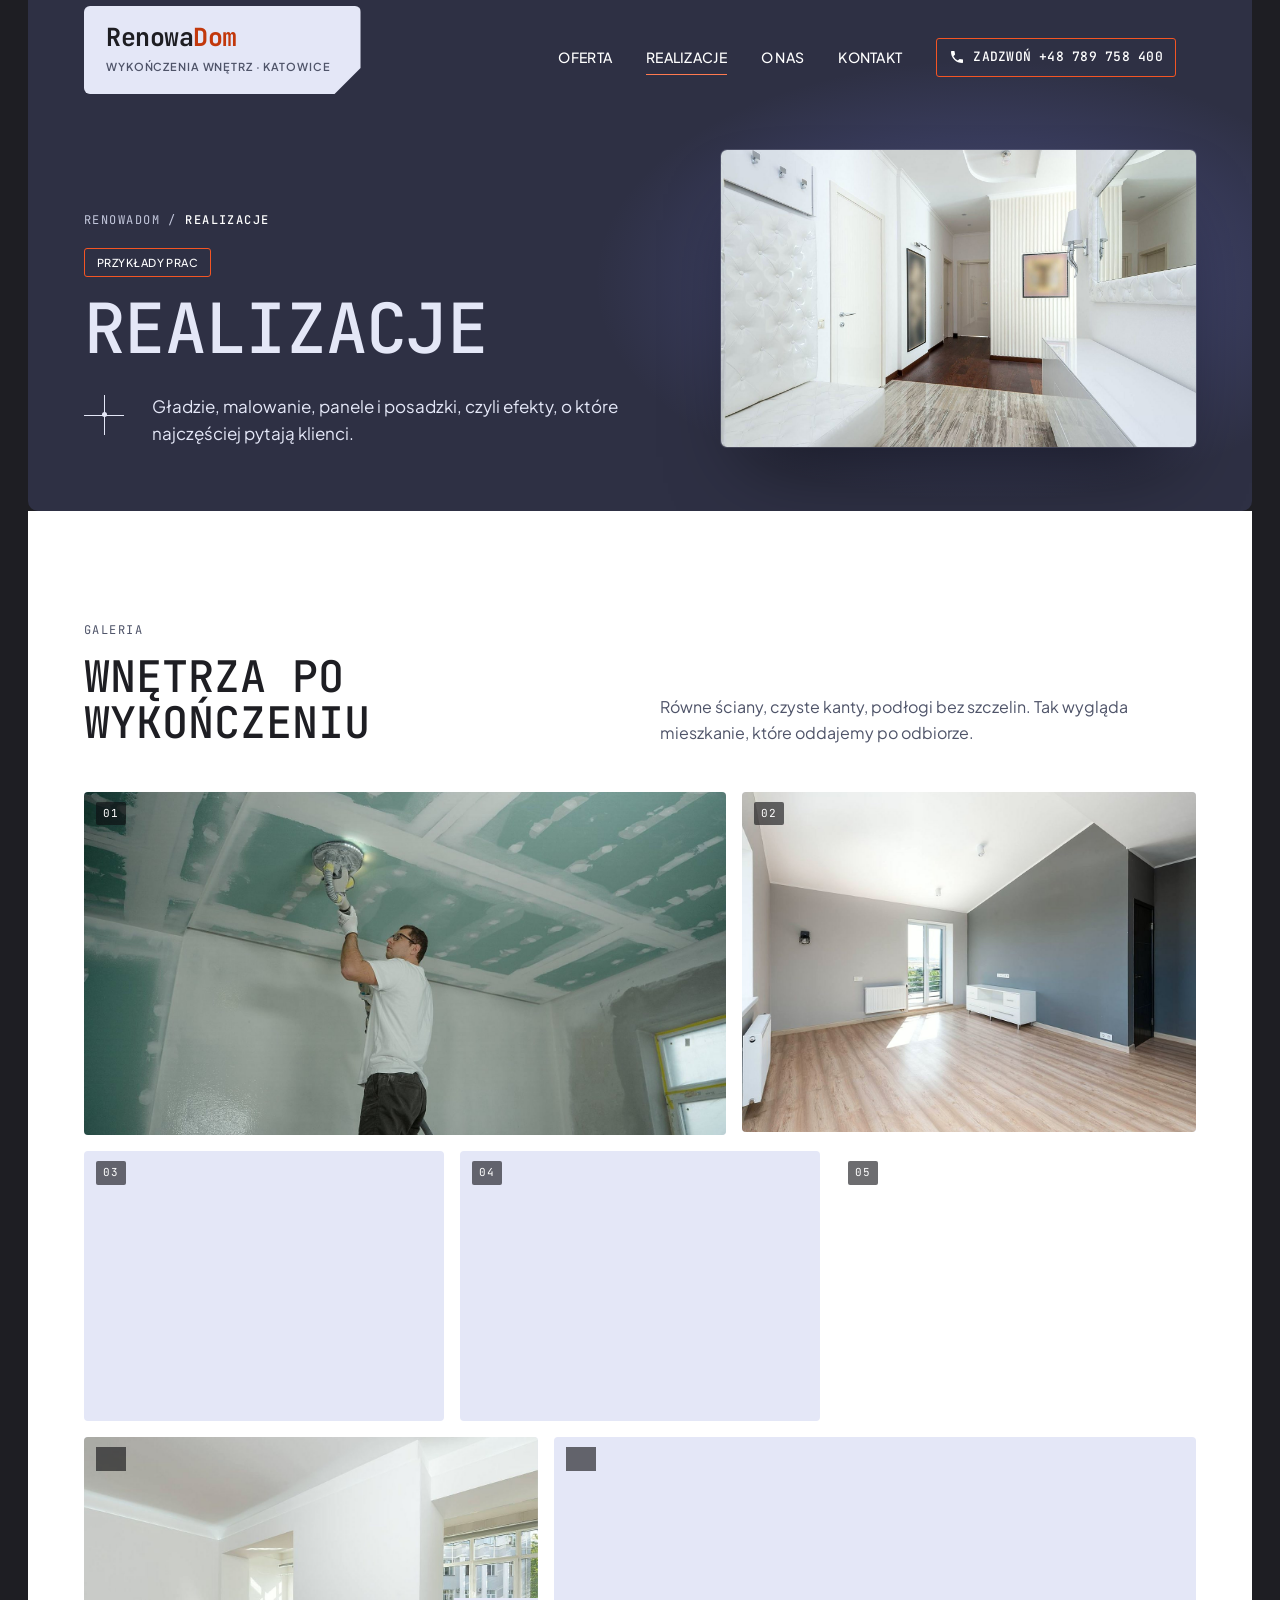
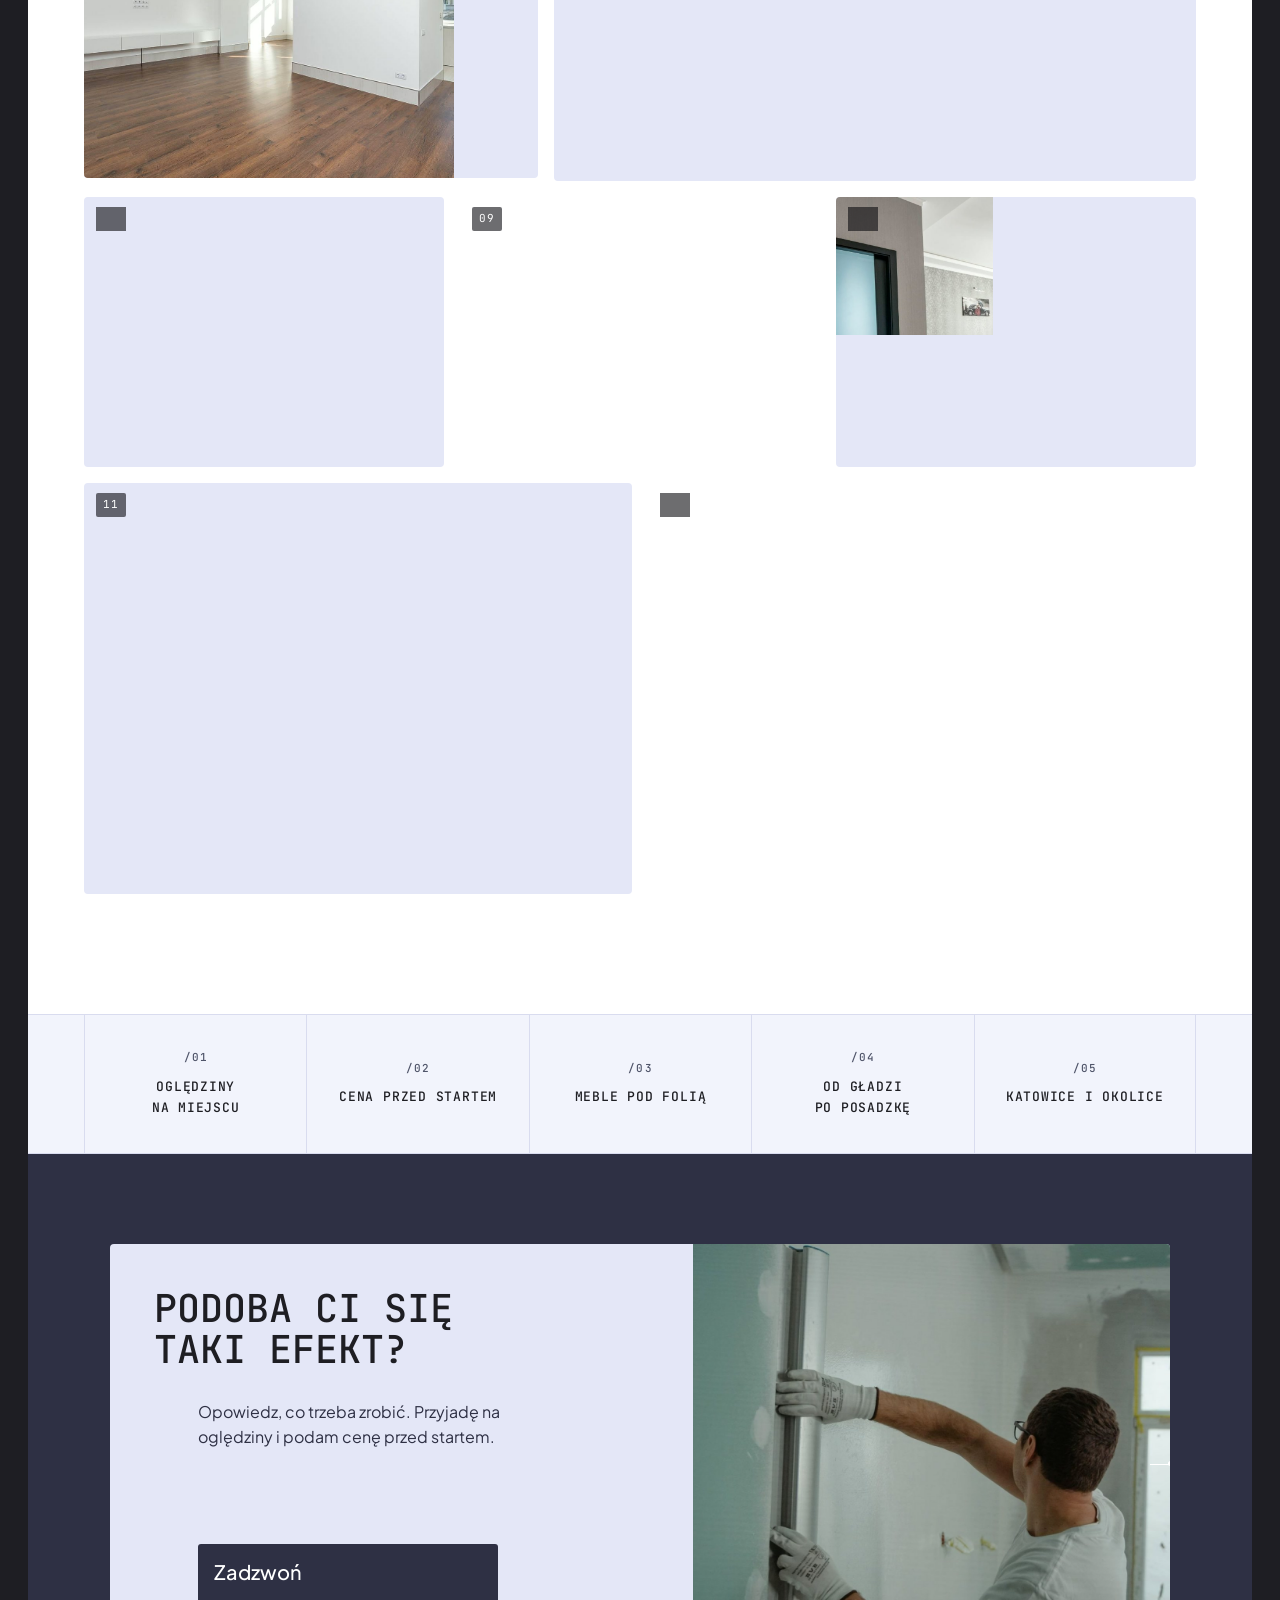
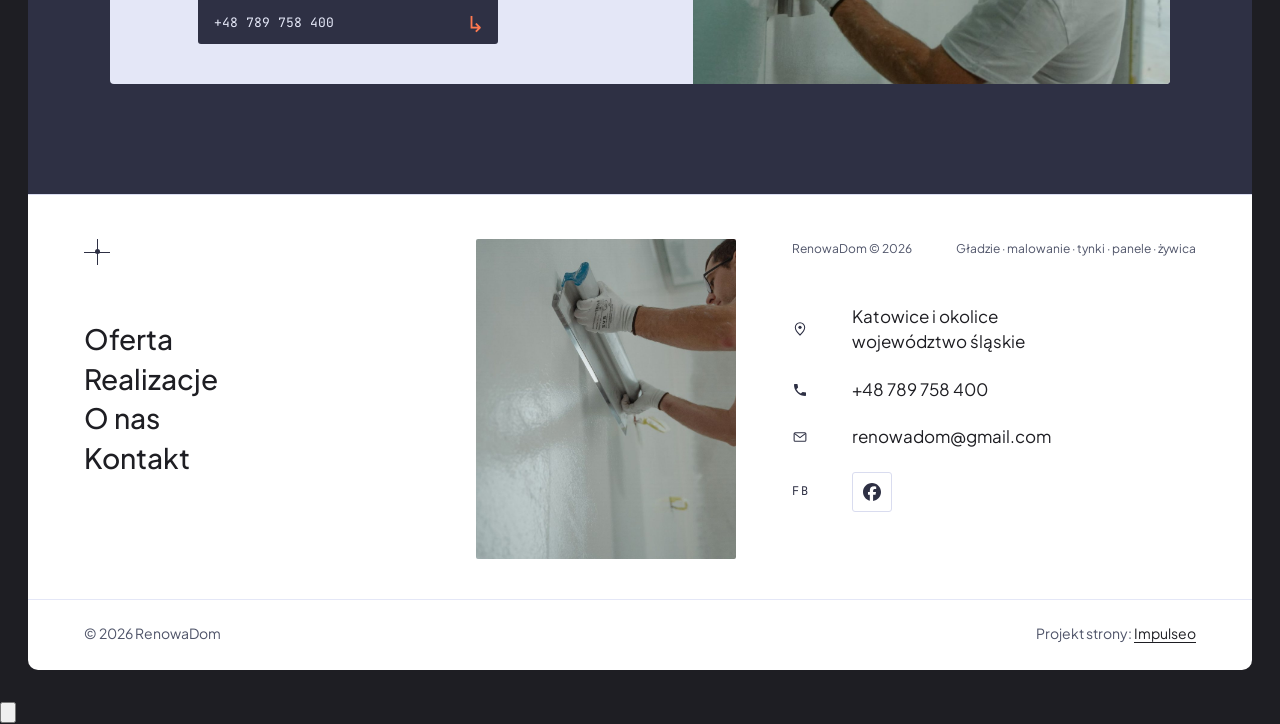
<file: realizacje.html>
<!DOCTYPE html>
<html lang="pl">
<head>
<meta charset="UTF-8">
<meta name="viewport" content="width=device-width, initial-scale=1.0">
<title>Realizacje - RenowaDom</title>
<meta name="description" content="Realizacje RenowaDom: Szlifowanie gładzi na suficie, Pokój po malowaniu, ściana w kolorze, Szpachlowanie narożnika, Panele i ściana z cegły, Jasny salon po odświeżeniu">
<link rel="canonical" href="https://kris20032.github.io/renowadom/realizacje.html">
<meta name="robots" content="noindex, nofollow">
<meta property="og:type" content="website">
<meta property="og:locale" content="pl_PL">
<meta property="og:site_name" content="RenowaDom">
<meta property="og:title" content="Realizacje - RenowaDom">
<meta property="og:description" content="Realizacje RenowaDom: Szlifowanie gładzi na suficie, Pokój po malowaniu, ściana w kolorze, Szpachlowanie narożnika, Panele i ściana z cegły, Jasny salon po odświeżeniu">
<meta property="og:url" content="https://kris20032.github.io/renowadom/realizacje.html">
<meta property="og:image" content="https://kris20032.github.io/renowadom/img/og.jpg">
<meta property="og:image:width" content="1200">
<meta property="og:image:height" content="630">
<meta name="twitter:card" content="summary_large_image">
<link rel="preconnect" href="https://fonts.googleapis.com">
<link rel="preconnect" href="https://fonts.gstatic.com" crossorigin>
<link href="https://fonts.googleapis.com/css2?family=JetBrains+Mono:wght@400;500;700&family=Plus+Jakarta+Sans:wght@400;500;600;700&display=swap" rel="stylesheet">
<link rel="stylesheet" href="assets/styles.css?v=20261113">
</head>
<body>

<header class="nav">
  <div class="nav-inner">
    <a class="brand" href="index.html" aria-label="RenowaDom - strona główna"><span class="name">Renowa<b>Dom</b></span><span class="sub">Wykończenia wnętrz · Katowice</span></a>
    <nav class="nav-links" aria-label="Menu główne">
      <a href="oferta.html">Oferta</a>
      <a href="realizacje.html" aria-current="page">Realizacje</a>
      <a href="o-nas.html">O&nbsp;nas</a>
      <a href="kontakt.html">Kontakt</a>
      <a class="nav-call" href="tel:+48789758400"><svg class="ico-tel" width="16" height="16" viewBox="0 0 24 24" fill="none" aria-hidden="true"><path d="M6.6 10.8a15.5 15.5 0 0 0 6.6 6.6l2.2-2.2a1 1 0 0 1 1-.24 11.4 11.4 0 0 0 3.6.58 1 1 0 0 1 1 1V20a1 1 0 0 1-1 1A17 17 0 0 1 3 4a1 1 0 0 1 1-1h3.5a1 1 0 0 1 1 1c0 1.25.2 2.46.58 3.6a1 1 0 0 1-.25 1l-2.23 2.2Z" fill="currentColor"/></svg><span class="lab">Zadzwoń</span> +48 789 758 400</a>
    </nav>
    <button class="nav-toggle" aria-label="Menu"><span></span><span></span><span></span></button>
  </div>
</header>

<main>
<section class="tk-ph">
  <div class="ph-grid">
    <div>
      <div class="crumbs">RenowaDom / <b>Realizacje</b></div>
      <span class="chip">Przykłady prac</span>
      <h1 style="margin-top:18px">Realizacje</h1>
      <div class="th-lead"><span class="cross" aria-hidden="true"><i></i></span><p>Gładzie, malowanie, panele i&nbsp;posadzki, czyli efekty, o&nbsp;które najczęściej pytają klienci.</p></div>
    </div>
    <figure class="ph-fig"><img src="img/g11.jpg" alt="Przedpokój po wykończeniu" width="1600" height="1068" fetchpriority="high" decoding="async"></figure>
  </div>
</section>

<section class="tk-gal">
  <div class="head">
    <div><span class="kicker">Galeria</span><h2>Wnętrza po wykończeniu</h2></div>
    <div class="head-side"><p>Równe ściany, czyste kanty, podłogi bez szczelin. Tak wygląda mieszkanie, które oddajemy po odbiorze.</p></div>
  </div>
  <div class="gallery">
      <figure class="tile t-a reveal"><img src="img/g1.jpg" alt="Szlifowanie gładzi na suficie" width="1600" height="1066" decoding="async"><span class="no">01</span></figure>
      <figure class="tile t-b reveal"><img src="img/g2.jpg" alt="Pokój po malowaniu, ściana w kolorze" width="1600" height="1068" decoding="async"><span class="no">02</span></figure>
      <figure class="tile t-c reveal"><img src="img/g4.jpg" alt="Panele i ściana z cegły" width="1600" height="1068" decoding="async"><span class="no">03</span></figure>
      <figure class="tile t-c reveal"><img src="img/g13.jpg" alt="Biała kuchnia po remoncie" width="1600" height="1068" decoding="async"><span class="no">04</span></figure>
      <figure class="tile t-c reveal"><img src="img/g8.jpg" alt="Poddasze po wykończeniu" width="1600" height="1068" decoding="async"><span class="no">05</span></figure>
      <figure class="tile t-b reveal"><img src="img/g12.jpg" alt="Pokój z panelami w ciepłym odcieniu" width="1600" height="1068" decoding="async"><span class="no">06</span></figure>
      <figure class="tile t-a reveal"><img src="img/g9.jpg" alt="Posadzka żywiczna w hali" width="1880" height="1254" decoding="async"><span class="no">07</span></figure>
      <figure class="tile t-c reveal"><img src="img/g6.jpg" alt="Pokój z ciemnymi panelami" width="1600" height="1068" decoding="async"><span class="no">08</span></figure>
      <figure class="tile t-c reveal"><img src="img/g5.jpg" alt="Jasny pokój z zabudową" width="1600" height="1068" decoding="async"><span class="no">09</span></figure>
      <figure class="tile t-c reveal"><img src="img/g10.jpg" alt="Salon ze ścianą dekoracyjną" loading="lazy" width="1538" height="996" decoding="async"><span class="no">10</span></figure>
      <figure class="tile t-d reveal"><img src="img/g7.jpg" alt="Pokój z wyjściem na balkon" loading="lazy" width="1600" height="1066" decoding="async"><span class="no">11</span></figure>
      <figure class="tile t-d reveal"><img src="img/g3.jpg" alt="Szpachlowanie narożnika" loading="lazy" width="1600" height="1066" decoding="async"><span class="no">12</span></figure>
  </div>
</section>
<section class="tk-band" aria-label="Jak pracujemy w skrócie">
  <ul class="band-row">
    <li><small>/01</small>Oględziny na miejscu</li>
    <li><small>/02</small>Cena przed startem</li>
    <li><small>/03</small>Meble pod folią</li>
    <li><small>/04</small>Od gładzi po posadzkę</li>
    <li><small>/05</small>Katowice i&nbsp;okolice</li>
  </ul>
</section>

<section class="cta tk-cta">
  <div class="cta-card reveal">
    <div class="cta-copy">
      <h2>Podoba Ci się taki efekt?</h2>
      <p>Opowiedz, co trzeba zrobić. Przyjadę na oględziny i&nbsp;podam cenę przed startem.</p>
      <a class="btn-dark" href="tel:+48789758400"><span class="t">Zadzwoń</span><span class="n">+48 789 758 400</span><span class="arr-r" aria-hidden="true">↳</span></a>
    </div>
    <figure class="cta-fig"><img src="img/about.jpg" alt="Sprawdzanie równości ściany łatą" loading="lazy" width="1780" height="1128" decoding="async"><span class="cross" aria-hidden="true"><i></i></span></figure>
  </div>
</section>
</main>

<footer>
  <div class="foot-top">
    <div class="foot-nav">
      <span class="cross" aria-hidden="true"><i></i></span>
      <ul>
        <li><a href="oferta.html">Oferta</a></li>
        <li><a href="realizacje.html">Realizacje</a></li>
        <li><a href="o-nas.html">O&nbsp;nas</a></li>
        <li><a href="kontakt.html">Kontakt</a></li>
      </ul>
    </div>
    <figure class="foot-fig"><img src="img/g15.jpg" alt="Nakładanie gładzi pacą na ścianę" loading="lazy" width="1600" height="1066" decoding="async"></figure>
    <div class="foot-info">
      <div class="top"><span>RenowaDom © 2026</span><span>Gładzie · malowanie · tynki · panele · żywica</span></div>
      <dl>
        <dt><svg class="ico-pin" width="16" height="16" viewBox="0 0 24 24" fill="none" aria-hidden="true"><path d="M12 21s7-6.1 7-11.5A7 7 0 0 0 5 9.5C5 14.9 12 21 12 21Z" stroke="currentColor" stroke-width="1.6" fill="none"/><circle cx="12" cy="9.5" r="2.4" fill="currentColor"/></svg></dt><dd>Katowice i&nbsp;okolice<br>województwo śląskie</dd>
        <dt><svg class="ico-tel" width="16" height="16" viewBox="0 0 24 24" fill="none" aria-hidden="true"><path d="M6.6 10.8a15.5 15.5 0 0 0 6.6 6.6l2.2-2.2a1 1 0 0 1 1-.24 11.4 11.4 0 0 0 3.6.58 1 1 0 0 1 1 1V20a1 1 0 0 1-1 1A17 17 0 0 1 3 4a1 1 0 0 1 1-1h3.5a1 1 0 0 1 1 1c0 1.25.2 2.46.58 3.6a1 1 0 0 1-.25 1l-2.23 2.2Z" fill="currentColor"/></svg></dt><dd><a href="tel:+48789758400">+48 789 758 400</a></dd>
        <dt><svg class="ico-mail" width="16" height="16" viewBox="0 0 24 24" fill="none" aria-hidden="true"><rect x="3.2" y="5.5" width="17.6" height="13" rx="1.6" stroke="currentColor" stroke-width="1.6"/><path d="M4 7l8 6 8-6" stroke="currentColor" stroke-width="1.6" stroke-linecap="round" stroke-linejoin="round"/></svg></dt><dd><a href="mailto:renowadom@gmail.com">renowadom@gmail.com</a></dd>
        <dt><span class="mono">FB</span></dt><dd><div class="foot-soc"><a class="soc" href="https://www.facebook.com/p/RenowaDom-61563650875836/" target="_blank" rel="noopener" aria-label="Facebook - RenowaDom"><svg viewBox="0 0 24 24" aria-hidden="true" focusable="false"><path d="M9.101 23.691v-7.98H6.627v-3.667h2.474v-1.58c0-4.085 1.848-5.978 5.858-5.978.401 0 .955.042 1.468.103a8.68 8.68 0 0 1 1.141.195v3.325a8.623 8.623 0 0 0-.653-.036 26.805 26.805 0 0 0-.733-.009c-.707 0-1.259.096-1.675.309a1.686 1.686 0 0 0-.679.622c-.258.42-.374.995-.374 1.752v1.297h3.919l-.386 2.103-.287 1.564h-3.246v8.245C19.396 23.238 24 18.179 24 12.044c0-6.627-5.373-12-12-12s-12 5.373-12 12c0 5.628 3.874 10.35 9.101 11.647Z" fill="currentColor"/></svg></a></div></dd>
      </dl>
    </div>
  </div>
  <div class="foot-bot">
    <span>© 2026 RenowaDom</span>
    <span>Projekt strony: <a class="foot-credit" href="https://impulseo.pl" target="_blank" rel="noopener">Impulseo</a></span>
  </div>
</footer>
<div class="sticky-call"><a class="sc-call" href="tel:+48789758400"><svg class="ico-tel" width="16" height="16" viewBox="0 0 24 24" fill="none" aria-hidden="true"><path d="M6.6 10.8a15.5 15.5 0 0 0 6.6 6.6l2.2-2.2a1 1 0 0 1 1-.24 11.4 11.4 0 0 0 3.6.58 1 1 0 0 1 1 1V20a1 1 0 0 1-1 1A17 17 0 0 1 3 4a1 1 0 0 1 1-1h3.5a1 1 0 0 1 1 1c0 1.25.2 2.46.58 3.6a1 1 0 0 1-.25 1l-2.23 2.2Z" fill="currentColor"/></svg> Zadzwoń</a><a class="sc-quote" href="kontakt.html">Zapytaj o&nbsp;wycenę</a></div>
<div class="demo-wazne" data-do="2026-11-18" data-cykl="3" hidden><svg class="dw-ico" width="13" height="13" viewBox="0 0 24 24" fill="none" aria-hidden="true"><circle cx="12" cy="12" r="8.6" stroke="currentColor" stroke-width="1.8"/><path d="M12 7.2V12l3.3 2" stroke="currentColor" stroke-width="1.8" stroke-linecap="round"/></svg><span class="dw-txt"></span></div>

<script src="assets/main.js?v=20261113"></script>
</body>
</html>
</file>
<file: assets/styles.css>
/* ============================================================
   RenowaDom - motyw „technical navy" (wzór układu: thermokonnect.com, prośba Szymona 13.11.2026)
   Granatowa rama na czarnym tle, nagłówki monospace wersalikami, czerwone strzałki,
   lawendowe poświaty pod zdjęciami, ciemne karty akcji, sekcje usług jak karty produktów.
   ============================================================ */
:root{
  --navy:#2e3044;
  --navy-d:#25273a;
  --ink:#1e1e23;
  --black:#0c0c10;
  --lav:#e4e7f7;
  --lav-l:#f2f4fc;
  --purple:#737cde;
  --red:#f45524;
  --red-l:#ff7a50;          /* czerwień na ciemnym tle */
  --red-t:#c2380c;          /* czerwień jako tekst na jasnym tle (kontrast > 4.5) */
  --white:#fff;
  --muted:#4f5469;
  --muted-l:#c3c7dc;
  --line:#d9dcef;
  --accent:#f45524;
  --paper:#fff;
  --frame:28px;
  --pad:56px;
  --nav-h:96px;
  --mono:"JetBrains Mono",ui-monospace,SFMono-Regular,Menlo,monospace;
  --sans:"Plus Jakarta Sans",system-ui,-apple-system,"Segoe UI",Roboto,sans-serif;
  --ease:cubic-bezier(.22,.31,0,1);
  --dur:.35s;
  --img-zoom:1.05;
  --img-dur:1.4s;
  --img-ease:cubic-bezier(.16,.84,.44,1);
  --img-hot:saturate(1.06) contrast(1.03);
}
*,*::before,*::after{box-sizing:border-box}
html{scroll-behavior:smooth;-webkit-text-size-adjust:100%}
body{margin:0;background:var(--ink);color:var(--navy);font-family:var(--sans);font-size:16px;line-height:1.6;
  -webkit-font-smoothing:antialiased;text-rendering:optimizeLegibility}
img{max-width:100%;display:block}
a{color:inherit;text-decoration:none}
h1,h2,h3,h4{margin:0;font-weight:600;text-wrap:balance}
p{margin:0;text-wrap:pretty}
main,footer{margin-inline:var(--frame)}
:focus-visible{outline:2px solid var(--red);outline-offset:3px}

/* ---------- znaki techniczne (interfejs, nie ikony usług) ---------- */
.cross{position:relative;display:inline-block;width:40px;height:40px;flex:none}
.cross::before,.cross::after{content:"";position:absolute;background:currentColor}
.cross::before{left:0;right:0;top:50%;height:1px}
.cross::after{top:0;bottom:0;left:50%;width:1px}
.cross i{position:absolute;left:50%;top:50%;width:5px;height:5px;margin:-2.5px 0 0 -2.5px;border-radius:50%;background:currentColor}
.arr-r{color:var(--red-l);font-family:var(--mono);font-size:22px;line-height:1}
.chip{display:inline-flex;align-items:center;font-family:var(--sans);font-size:11px;font-weight:500;letter-spacing:.04em;
  text-transform:uppercase;padding:4px 8px;border:1px solid var(--red);border-radius:3px;color:inherit;white-space:nowrap}
.kicker{font-family:var(--mono);font-size:12px;letter-spacing:.12em;text-transform:uppercase}

/* ---------- NAV ---------- */
.nav{position:fixed;top:6px;left:var(--frame);right:var(--frame);z-index:100;padding:0 var(--pad);pointer-events:none}
.nav-inner{display:flex;align-items:flex-start;justify-content:space-between;gap:24px}
.brand{pointer-events:auto;display:flex;flex-direction:column;justify-content:center;background:var(--lav);color:var(--ink);
  padding:14px 30px 14px 22px;min-width:220px;height:88px;border-radius:6px 6px 0 6px;
  clip-path:polygon(0 0,100% 0,100% calc(100% - 26px),calc(100% - 26px) 100%,0 100%);
  box-shadow:0 1px 0 rgba(0,0,0,.1)}
.brand .name{font-family:var(--mono);font-weight:700;font-size:25px;letter-spacing:-.02em;line-height:1}
.brand .name b{color:var(--red-t);font-weight:700}
.brand .sub{margin-top:8px;font-size:11px;font-weight:600;letter-spacing:.08em;text-transform:uppercase;color:var(--muted)}
.nav-links{pointer-events:auto;display:flex;align-items:center;gap:34px;margin-top:22px;padding:10px 20px;border-radius:4px;
  background:transparent;transition:background .6s var(--ease),margin .6s var(--ease)}
.nav-links a{color:#fff;font-size:14px;font-weight:500;letter-spacing:.02em;text-transform:uppercase;position:relative;padding:4px 0}
.nav-links a:not(.nav-call)::after{content:"";position:absolute;left:0;right:0;bottom:-2px;height:1px;background:var(--red-l);
  transform:scaleX(0);transform-origin:left;transition:transform .45s var(--ease)}
.nav-links a:not(.nav-call):hover::after,.nav-links a[aria-current="page"]::after{transform:scaleX(1)}
.nav-links .nav-call{font-family:var(--mono);font-size:13px;letter-spacing:.02em;border:1px solid var(--red);border-radius:3px;
  padding:8px 12px;display:inline-flex;align-items:center;gap:8px;transition:background .3s ease}
.nav-links .nav-call:hover{background:var(--red);color:#fff}
.nav.is-stuck .nav-links{background:#000}
.nav-toggle{display:none;pointer-events:auto;margin-top:22px;width:48px;height:44px;border:0;border-radius:4px;background:#000;cursor:pointer;
  flex-direction:column;align-items:center;justify-content:center;gap:5px}
.nav-toggle span{display:block;width:20px;height:1.5px;background:#fff}

/* ---------- HERO ---------- */
.tk-hero{position:relative;overflow:hidden;color:#fff;border-radius:0 0 10px 10px;
  background:radial-gradient(ellipse 46% 58% at 74% 50%,rgba(115,124,222,.45),rgba(115,124,222,0) 72%),var(--navy);
  padding:min(140px,17svh) var(--pad) min(40px,4svh)}
.th-top{display:grid;grid-template-columns:minmax(0,1fr) minmax(0,1fr);gap:48px;align-items:center}
.th-copy .chip{margin-bottom:18px}
.tk-hero h1,.tk-ph h1{font-family:var(--mono);font-weight:500;text-transform:uppercase;color:var(--lav);
  font-size:clamp(44px,min(6.4vw,10.5svh),104px);line-height:.98;letter-spacing:-.01em}
.th-lead{display:flex;gap:28px;align-items:flex-start;margin-top:min(30px,3.4svh)}
.th-lead .cross{color:var(--lav);margin-top:2px}
.th-lead p{font-size:17px;line-height:1.6;color:var(--lav);max-width:30rem}
.th-visual{position:relative;margin:0;height:min(54svh,540px);border-radius:6px;overflow:visible}
.th-visual .th-stage{position:absolute;inset:0;border-radius:6px;overflow:hidden;background:#000;
  box-shadow:0 40px 90px -30px rgba(0,0,0,.6),0 0 0 1px rgba(228,231,247,.16)}
.th-visual .th-stage img{position:absolute;inset:0;width:100%;height:100%;object-fit:cover;transition:opacity .9s ease}
.th-visual .th-stage img.is-off{opacity:0}
.th-visual figcaption{position:absolute;left:16px;bottom:14px;font-family:var(--mono);font-size:11px;letter-spacing:.1em;
  text-transform:uppercase;color:#fff;background:rgba(12,12,16,.62);padding:5px 9px;border-radius:3px}
.th-visual::before,.th-visual::after{content:"";position:absolute;width:26px;height:26px;border:1px solid var(--lav);z-index:2}
.th-visual::before{top:-10px;left:-10px;border-right:0;border-bottom:0}
.th-visual::after{bottom:-10px;right:-10px;border-left:0;border-top:0}
.th-glyph{position:absolute;right:calc(var(--pad) + 4px);top:118px;display:flex;align-items:center;color:var(--lav);z-index:3}
.th-glyph .o{width:30px;height:30px;border:1px solid currentColor;border-radius:50%;position:relative}
.th-glyph .o::before,.th-glyph .o::after{content:"";position:absolute;left:50%;top:50%;width:26px;height:1px;background:currentColor;margin-left:-13px}
.th-glyph .o::before{transform:rotate(45deg)}
.th-glyph .o::after{transform:rotate(-45deg)}
.th-glyph .l{width:22px;height:1px;background:currentColor;transform:rotate(-20deg);margin-left:2px}
.th-glyph .l2{width:12px;height:1px;background:currentColor;margin-left:6px}
.th-bottom{display:grid;grid-template-columns:240px minmax(0,1fr) auto;gap:32px;align-items:end;margin-top:min(34px,3.6svh)}
.th-actions{display:flex;flex-direction:column;gap:10px}
.box-cta{position:relative;display:flex;flex-direction:column;justify-content:space-between;min-height:min(150px,17svh);padding:14px 20px 12px;
  border:1px solid var(--lav);border-radius:2px;color:#fff;transition:background .4s var(--ease),color .4s var(--ease)}
.box-cta .t{font-size:24px;font-weight:500;line-height:1.15}
.box-cta .n{font-family:var(--mono);font-size:15px;letter-spacing:.02em;color:var(--lav)}
.box-cta .arr-r{position:absolute;right:14px;bottom:10px}
.box-cta:hover{background:var(--lav);color:var(--ink)}
.box-cta:hover .n{color:var(--ink)}
.box-cta:hover .arr-r{color:var(--red-t)}
.line-cta{display:flex;align-items:center;justify-content:space-between;height:42px;padding:0 20px;border:1px solid var(--lav);border-radius:2px;
  font-size:14px;font-weight:500;text-transform:uppercase;letter-spacing:.02em;color:#fff;transition:background .4s var(--ease),color .4s var(--ease)}
.line-cta .arr-r{font-size:16px}
.line-cta:hover{background:var(--lav);color:var(--ink)}
.th-thumbs{display:flex;gap:18px;justify-content:center;align-items:flex-end;margin:0;padding:0;list-style:none}
.th-thumbs button{all:unset;cursor:pointer;display:block;width:min(196px,13vw);height:88px;background:#000;border-radius:2px;overflow:hidden;position:relative;
  transition:height .5s var(--ease),box-shadow .4s ease}
.th-thumbs button img{width:100%;height:100%;object-fit:cover;opacity:.62;transition:opacity .4s ease,transform .6s var(--ease)}
.th-thumbs button span{position:absolute;left:8px;top:6px;font-family:var(--mono);font-size:11px;color:#fff;letter-spacing:.06em}
.th-thumbs button:hover img{opacity:.9}
.th-thumbs button.is-on{height:122px;box-shadow:0 0 0 1px var(--lav)}
.th-thumbs button.is-on img{opacity:1}
.th-thumbs button:focus-visible{outline:2px solid var(--red);outline-offset:3px}
.th-count{display:flex;align-items:flex-start;gap:18px;font-family:var(--mono);color:var(--lav);line-height:.9}
.th-count .cur{font-size:clamp(56px,6vw,86px);font-weight:500}
.th-count .ln{width:60px;height:1px;background:rgba(228,231,247,.5);margin-top:16px}
.th-count .all{font-size:26px;font-weight:500}

/* ---------- PAGEHEAD podstron (ta sama rama co hero, niższa) ---------- */
.tk-ph{position:relative;overflow:hidden;color:#fff;border-radius:0 0 10px 10px;
  background:radial-gradient(ellipse 44% 60% at 78% 55%,rgba(115,124,222,.42),rgba(115,124,222,0) 72%),var(--navy);
  padding:150px var(--pad) 64px}
.tk-ph .ph-grid{display:grid;grid-template-columns:minmax(0,1.1fr) minmax(0,.9fr);gap:56px;align-items:end}
.tk-ph h1{font-size:clamp(40px,5.4vw,88px)}
.tk-ph .crumbs{font-family:var(--mono);font-size:12px;letter-spacing:.12em;text-transform:uppercase;color:var(--muted-l);margin-bottom:18px}
.tk-ph .crumbs b{color:#fff;font-weight:500}
.tk-ph .ph-fig{position:relative;margin:0;aspect-ratio:16/10;border-radius:6px;overflow:hidden;box-shadow:0 0 0 1px rgba(228,231,247,.16),0 40px 80px -30px rgba(0,0,0,.6)}
.tk-ph .ph-fig img{width:100%;height:100%;object-fit:cover}

/* ---------- INTRO + KROKI (granat, pod hero) ---------- */
.tk-intro{background:var(--navy);color:var(--lav);padding:110px var(--pad) 210px;margin-top:-10px;position:relative}
.tk-intro .lead-c{max-width:52rem;margin:0 auto;text-align:center;font-size:clamp(19px,1.6vw,23px);line-height:1.55;color:var(--lav)}
.tk-intro .lead-c b{color:#fff;font-weight:600}
.steps-tk{list-style:none;margin:72px auto 0;padding:0;display:grid;grid-template-columns:repeat(4,minmax(0,1fr));gap:18px;max-width:1240px}
.steps-tk li{background:rgba(228,231,247,.06);border:1px solid rgba(228,231,247,.16);border-radius:4px;padding:22px 22px 26px;min-height:220px;
  display:flex;flex-direction:column;transition:background .4s ease,border-color .4s ease}
.steps-tk li:hover{background:rgba(228,231,247,.1);border-color:rgba(228,231,247,.32)}
.steps-tk .sn{font-family:var(--mono);font-size:34px;font-weight:500;color:var(--lav);line-height:1}
.steps-tk h3{margin-top:auto;padding-top:34px;font-size:20px;font-weight:600;color:#fff}
.steps-tk p{margin-top:8px;font-size:15px;line-height:1.55;color:var(--muted-l)}
.steps-tk.light li{background:var(--lav-l);border-color:var(--line)}
.steps-tk.light li:hover{background:var(--lav)}
.steps-tk.light .sn{color:var(--navy)}
.steps-tk.light h3{color:var(--ink)}
.steps-tk.light p{color:var(--muted)}

/* ---------- ŁUK + MANIFEST ---------- */
.tk-white{background:#fff;position:relative}
.tk-arc{position:relative;height:150px;margin-top:-150px;background:#fff;border-radius:50% 50% 0 0/100% 100% 0 0;z-index:1}
.tk-arc .cross{position:absolute;left:50%;top:22px;margin-left:-20px;color:var(--navy);transform:rotate(45deg)}
.tk-mf{background:#fff;text-align:center;padding:30px var(--pad) 130px}
.ruler{display:flex;align-items:center;justify-content:center;gap:0;max-width:760px;margin:0 auto 70px;color:var(--navy)}
.ruler .dots{flex:1;height:1px;background-image:linear-gradient(90deg,var(--muted-l) 50%,transparent 50%);background-size:6px 1px}
.ruler .cap{width:16px;height:36px;border:1px solid var(--navy);border-radius:2px;background:#fff}
.ruler .bar{display:flex;align-items:center;gap:14px;height:28px;padding:0 16px;background:var(--navy);color:#fff;border-radius:2px;
  font-family:var(--mono);font-size:12px;letter-spacing:.1em;text-transform:uppercase;white-space:nowrap}
.ruler .bar i{width:6px;height:6px;border-radius:50%;background:var(--red-l);font-style:normal}
.ruler .wave{width:46px;height:36px;border:1px solid var(--navy);border-left:0;border-radius:0 2px 2px 0;background:#fff;position:relative}
.ruler .wave::after{content:"~";position:absolute;inset:0;display:grid;place-items:center;font-family:var(--mono);font-size:22px;color:var(--navy)}
.tk-mf h2{font-family:var(--mono);font-weight:500;text-transform:uppercase;color:var(--ink);font-size:clamp(26px,3.15vw,48px);line-height:1.18;
  letter-spacing:.01em;max-width:1120px;margin:0 auto}
.tk-mf h2 em{font-style:normal;color:var(--red-t)}

/* ---------- USŁUGI jak karty produktów ---------- */
.tk-prod{background:#fff;padding:0 var(--pad) 40px;display:grid;grid-template-columns:200px minmax(0,1fr);gap:40px}
.pr-side{position:relative}
.pr-side nav{position:sticky;top:120px;display:flex;flex-direction:column;gap:8px;padding-top:40px}
.pr-side .kicker{color:var(--muted);margin-bottom:8px}
.pr-side a{display:flex;align-items:center;gap:12px;padding:12px 14px;background:var(--lav-l);border-radius:3px;font-size:14px;font-weight:500;color:var(--muted);
  transition:background .3s ease,color .3s ease}
.pr-side a b{font-family:var(--mono);font-weight:500;font-size:12px;color:var(--muted)}
.pr-side a:hover{background:var(--lav);color:var(--ink)}
.pr-side a.is-on{background:var(--navy);color:#fff}
.pr-side a.is-on b{color:var(--red-l)}
.pr-item{position:relative;padding:56px 0 64px;border-bottom:1px solid var(--lav);scroll-margin-top:100px}
.pr-item::after{content:"";position:absolute;left:0;bottom:-1px;height:3px;width:var(--p,16%);background:var(--purple);border-radius:2px}
.pr-head{display:grid;grid-template-columns:minmax(0,1fr) minmax(0,1fr);gap:40px;align-items:start;max-width:980px;margin:0 auto}
.pr-head h2,.pr-head h3{display:flex;align-items:center;gap:16px;font-size:clamp(26px,2.3vw,34px);font-weight:500;color:var(--ink);line-height:1.15}
.pr-head h2 .cross,.pr-head h3 .cross{width:30px;height:30px;color:var(--navy)}
.pr-head .pr-no{display:block;font-family:var(--mono);font-size:12px;letter-spacing:.12em;color:var(--muted);margin-bottom:10px}
.pr-head p{font-size:15px;line-height:1.65;color:var(--muted)}
.pr-head p + p{margin-top:10px}
.pr-visual{position:relative;max-width:620px;margin:44px auto 0}
.pr-visual::before{content:"";position:absolute;left:50%;top:50%;width:150%;aspect-ratio:1;transform:translate(-50%,-50%);border-radius:50%;
  background:radial-gradient(circle,rgba(115,124,222,.26) 0%,rgba(115,124,222,.10) 38%,rgba(115,124,222,0) 66%);pointer-events:none}
.pr-fig{position:relative;margin:0;aspect-ratio:16/10;border-radius:4px;overflow:hidden;background:var(--lav)}
.pr-fig img{width:100%;height:100%;object-fit:cover}
.pr-card{position:relative;display:flex;flex-direction:column;justify-content:space-between;width:300px;height:110px;margin:30px auto 0;
  padding:12px 16px 10px;background:var(--navy);color:#fff;border-radius:3px;transition:background .35s var(--ease),transform .35s var(--ease)}
.pr-card .t{display:flex;align-items:center;gap:10px;font-size:22px;font-weight:500}
.pr-card .chip{font-size:9px;padding:3px 6px;color:var(--lav)}
.pr-card .arr-r{align-self:flex-end}
.pr-card:hover{background:var(--black)}
.pr-item.alt .pr-card{margin-right:0}
.pr-item.alt .pr-visual{margin-left:8%}

/* ---------- STOPKLATKA (okno na nieruchome tło) ---------- */
.stopklatka{position:relative;height:min(78vh,620px);overflow:hidden;clip-path:inset(0);background:var(--ink);margin:0}
.stopklatka .stk-bg{position:fixed;inset:0;background-size:cover;background-position:center;will-change:transform}
.stk-label{position:absolute;left:var(--pad);bottom:28px;z-index:2;display:flex;align-items:center;gap:14px;color:#fff;font-family:var(--mono);
  font-size:12px;letter-spacing:.12em;text-transform:uppercase;background:rgba(12,12,16,.62);padding:8px 12px;border-radius:3px}
@media (max-width:700px){.stopklatka{height:52vh}}
@supports not (clip-path: inset(0)){.stopklatka .stk-bg{position:absolute}}

/* ---------- CTA (granat + lawendowa karta) ---------- */
.cta.tk-cta{background:var(--navy);padding:90px var(--pad) 110px}
.cta-card{display:grid;grid-template-columns:minmax(0,1.1fr) minmax(0,.9fr);background:var(--lav);border-radius:4px;overflow:hidden;max-width:1060px;margin:0 auto;min-height:440px}
.cta-copy{padding:44px 44px 40px;display:flex;flex-direction:column}
.cta-copy h2{font-family:var(--mono);font-weight:500;text-transform:uppercase;color:var(--ink);font-size:clamp(30px,3vw,46px);line-height:1.08}
.cta-copy p{margin-top:28px;max-width:22rem;padding-left:44px;font-size:16px;color:var(--navy)}
.cta-copy .btn-dark{margin-top:auto;margin-left:44px}
.btn-dark{position:relative;display:flex;flex-direction:column;justify-content:space-between;width:300px;max-width:100%;height:100px;padding:12px 16px 10px;
  background:var(--navy);color:#fff;border-radius:3px;transition:background .35s var(--ease)}
.btn-dark .t{font-size:20px;font-weight:500}
.btn-dark .n{font-family:var(--mono);font-size:13px;color:var(--lav)}
.btn-dark .arr-r{position:absolute;right:14px;bottom:8px}
.btn-dark:hover{background:var(--black)}
.cta-fig{position:relative;margin:0;background:#000;min-height:320px}
.cta-fig img{position:absolute;inset:0;width:100%;height:100%;object-fit:cover}
.cta-fig .cross{position:absolute;right:-20px;top:50%;margin-top:-20px;color:#fff;z-index:2}

/* ---------- PASEK HASEŁ (jak pasmo dystrybutorów we wzorze) ---------- */
.tk-band{background:var(--lav-l);padding:0 var(--pad);border-top:1px solid var(--line);border-bottom:1px solid var(--line)}
.band-row{list-style:none;margin:0 auto;padding:0;display:grid;grid-template-columns:repeat(5,minmax(0,1fr));max-width:1320px}
.band-row li{display:flex;flex-direction:column;align-items:center;justify-content:center;gap:10px;text-align:center;padding:34px 16px;border-left:1px solid var(--line);
  font-family:var(--mono);font-size:13px;font-weight:500;letter-spacing:.06em;text-transform:uppercase;color:var(--ink);text-wrap:balance}
.band-row li:last-child{border-right:1px solid var(--line)}
.band-row li small{font-size:11px;color:var(--muted);letter-spacing:.1em}

/* ---------- REALIZACJE ---------- */
.tk-gal{background:#fff;padding:110px var(--pad) 120px}
.head{display:grid;grid-template-columns:minmax(0,1fr) minmax(0,1fr);gap:40px;align-items:end;margin-bottom:46px}
.head .kicker{display:block;color:var(--muted);margin-bottom:14px}
.head h2{font-family:var(--mono);font-weight:500;text-transform:uppercase;color:var(--ink);font-size:clamp(30px,3.4vw,52px);line-height:1.05}
.head p{font-size:16px;color:var(--muted);max-width:30rem}
.head .head-side{display:flex;flex-direction:column;gap:20px;align-items:flex-start}
.line-cta.dark{border-color:var(--navy);color:var(--navy)}
.line-cta.dark .arr-r{color:var(--red-t)}
.line-cta.dark:hover{background:var(--navy);color:#fff}
.line-cta.dark:hover .arr-r{color:var(--red-l)}
.gallery{display:grid;grid-template-columns:repeat(12,minmax(0,1fr));gap:16px}
.tile{position:relative;margin:0;border-radius:4px;overflow:hidden;background:var(--lav);aspect-ratio:4/3}
.tile img{width:100%;height:100%;object-fit:cover;transition:transform var(--img-dur) var(--img-ease),filter var(--img-dur) var(--img-ease)}
.t-a{grid-column:span 7;aspect-ratio:28/15}
.t-b{grid-column:span 5}
.t-c{grid-column:span 4}
.t-d{grid-column:span 6}
.tile .no{position:absolute;left:12px;top:10px;font-family:var(--mono);font-size:11px;letter-spacing:.08em;color:#fff;background:rgba(12,12,16,.6);padding:3px 7px;border-radius:2px}
@media(hover:hover){
  .tile:hover img,.pr-fig:hover img,.split-art:hover img{transform:scale(var(--img-zoom));filter:var(--img-hot)}
}
.pr-fig img,.split-art img{transition:transform var(--img-dur) var(--img-ease),filter var(--img-dur) var(--img-ease)}

/* ---------- O NAS ---------- */
.tk-about{background:#fff;padding:110px var(--pad)}
.split{display:grid;grid-template-columns:minmax(0,1fr) minmax(0,1fr);gap:64px;align-items:center;max-width:1240px;margin:0 auto}
.split-art{position:relative;margin:0;border-radius:4px;overflow:hidden;aspect-ratio:4/5;background:var(--lav)}
.split-art img{width:100%;height:100%;object-fit:cover}
.split-copy h2{font-family:var(--mono);font-weight:500;text-transform:uppercase;color:var(--ink);font-size:clamp(28px,3vw,44px);line-height:1.08}
.split-copy p{margin-top:20px;font-size:16px;line-height:1.7;color:var(--muted);max-width:34rem}
.split-copy .cross{color:var(--navy);margin-top:30px}
.tk-steps-w{background:#fff;padding:0 var(--pad) 120px}
.tk-steps-w .head{max-width:1240px;margin-left:auto;margin-right:auto}
.tk-steps-w .steps-tk{margin-top:0}

/* ---------- KONTAKT ---------- */
.tk-contact{background:#fff;padding:100px var(--pad)}
.contact-grid{display:grid;grid-template-columns:minmax(0,.9fr) minmax(0,1.1fr);gap:56px;max-width:1240px;margin:0 auto}
.info-list{display:flex;flex-direction:column;border-top:1px solid var(--line);margin-top:30px}
.info-row{display:grid;grid-template-columns:44px minmax(0,1fr);gap:14px;align-items:center;padding:18px 0;border-bottom:1px solid var(--line)}
.info-row .ic{width:40px;height:40px;border:1px solid var(--line);border-radius:3px;display:grid;place-items:center;color:var(--navy)}
.info-row .lbl{font-family:var(--mono);font-size:11px;letter-spacing:.12em;text-transform:uppercase;color:var(--muted)}
.info-row .val{font-size:19px;font-weight:500;color:var(--ink)}
.info-row a.val:hover{color:var(--red-t)}
.form{background:var(--lav-l);border:1px solid var(--line);border-radius:4px;padding:30px}
.fld{margin-bottom:16px}
.fld label{display:block;font-family:var(--mono);font-size:11px;letter-spacing:.12em;text-transform:uppercase;color:var(--muted);margin-bottom:6px}
.fld input,.fld textarea{width:100%;font:inherit;font-size:16px;color:var(--ink);background:#fff;border:1px solid var(--line);border-radius:3px;padding:12px 14px;transition:border-color .2s ease}
.fld textarea{min-height:130px;resize:vertical}
.fld input:focus,.fld textarea:focus{outline:none;border-color:var(--navy)}
.form .btn-dark{width:100%;border:0;cursor:pointer;font:inherit;text-align:left}
.form .note{margin-top:14px;font-size:13px;color:var(--muted)}
.map-wrap{background:#fff;padding:0 var(--pad) 110px}
.map{display:block;width:100%;max-width:1240px;margin:0 auto;height:380px;border:0;border-radius:4px;filter:grayscale(.35)}

/* ---------- STOPKA (biała, jak we wzorze) ---------- */
footer{background:#fff;color:var(--ink);border-top:1px solid var(--line);margin-bottom:var(--frame);border-radius:0 0 10px 10px}
.foot-top{display:grid;grid-template-columns:minmax(0,1fr) 260px minmax(0,1.2fr);gap:56px;padding:44px var(--pad) 40px}
.foot-nav .cross{color:var(--navy);width:26px;height:26px}
.foot-nav ul{list-style:none;margin:50px 0 0;padding:0;display:flex;flex-direction:column;gap:4px}
.foot-nav a{font-size:28px;font-weight:500;line-height:1.25;transition:color .25s ease}
.foot-nav a:hover{color:var(--red-t)}
.foot-fig{margin:0;height:320px;border-radius:2px;overflow:hidden;background:#000}
.foot-fig img{width:100%;height:100%;object-fit:cover}
.foot-info .top{display:flex;justify-content:space-between;font-size:12px;color:var(--muted);margin-bottom:46px}
.foot-info dl{margin:0;display:grid;grid-template-columns:60px minmax(0,1fr);row-gap:22px;align-items:center}
.foot-info dt{color:var(--navy);display:flex;align-items:center}
.foot-info dt .mono{font-family:var(--mono);font-size:12px;letter-spacing:.1em}
.foot-info dd{margin:0;font-size:17px;line-height:1.5}
.foot-info dd a:hover{color:var(--red-t)}
.foot-soc{display:flex;gap:10px}
.foot-soc .soc{width:40px;height:40px;border-radius:3px;display:inline-flex;align-items:center;justify-content:center;border:1px solid var(--line);color:var(--navy);
  transition:border-color .2s ease,background .2s ease}
.foot-soc .soc svg{width:18px;height:18px;display:block}
.foot-soc .soc:hover{border-color:var(--navy);background:var(--lav-l)}
.foot-bot{display:flex;justify-content:space-between;gap:20px;padding:22px var(--pad) 26px;font-size:14px;color:var(--muted);border-top:1px solid var(--lav)}
.foot-credit{color:var(--ink);text-decoration:underline;text-underline-offset:3px}
.foot-credit:hover{color:var(--red-t)}

/* ---------- REVEAL ---------- */
.reveal{opacity:0;transform:translateY(22px);transition:opacity .9s cubic-bezier(.16,.84,.44,1),transform .9s cubic-bezier(.16,.84,.44,1)}
.reveal.in{opacity:1;transform:none}

/* ---------- licznik ważności DEMA ---------- */
.demo-wazne{position:fixed;top:calc(var(--nav-h) + 20px);right:calc(var(--frame) + 14px);z-index:95;display:inline-flex;align-items:center;gap:.45em;
  background:rgba(12,12,16,.86);color:#fff;font-size:.72rem;font-weight:600;letter-spacing:.01em;padding:.42em .8em .42em .62em;border-radius:3px;
  backdrop-filter:saturate(140%) blur(8px);border:1px solid rgba(255,255,255,.14);pointer-events:none;opacity:0;transform:translateY(-10px);
  transition:opacity .7s var(--ease),transform .7s var(--ease)}
.demo-wazne.is-on{opacity:1;transform:none}
.demo-wazne .dw-ico{flex:none;opacity:.85}
.demo-wazne b{font-weight:700;font-variant-numeric:tabular-nums;color:#FFC2AC}
.demo-wazne .dw-zeg{font-variant-numeric:tabular-nums;opacity:.72;margin-left:.15em}
.demo-wazne.is-pilne{background:rgba(150,32,28,.9)}
.demo-wazne .dw-pilne{color:#FFE0DE}

/* ---------- STICKY-CALL (telefon) ---------- */
.sticky-call{display:none}

/* ---------- RESPONSYWNOŚĆ ---------- */
@media(max-width:1180px){
  :root{--pad:36px}
  .nav-links{gap:22px}
  .nav-links .nav-call .lab{display:none}
}
@media(max-width:980px){
  .nav-toggle{display:flex}
  .nav-links{position:fixed;top:104px;left:var(--frame);right:var(--frame);margin:0;flex-direction:column;align-items:stretch;gap:0;background:#000;padding:8px 22px 18px;
    opacity:0;visibility:hidden;transform:translateY(-8px);transition:opacity .3s ease,transform .3s ease,visibility .3s}
  .nav-links.open{opacity:1;visibility:visible;transform:none}
  .nav-links a{padding:14px 0;border-bottom:1px solid rgba(255,255,255,.12);font-size:15px}
  .nav-links a:not(.nav-call)::after{display:none}
  .nav-links .nav-call{margin-top:14px;justify-content:center;padding:13px}
  .nav-links .nav-call .lab{display:inline}
  .th-top{grid-template-columns:1fr;gap:34px}
  .th-visual{height:auto;aspect-ratio:16/11}
  .th-bottom{grid-template-columns:1fr;gap:22px}
  .th-thumbs{justify-content:flex-start}
  .th-count{display:none}
  .th-glyph{display:none}
  .tk-ph .ph-grid{grid-template-columns:1fr;gap:34px}
  .steps-tk{grid-template-columns:repeat(2,minmax(0,1fr))}
  .tk-prod{grid-template-columns:1fr;gap:0}
  .pr-side{display:none}
  .cta-card{grid-template-columns:1fr}
  .cta-fig{min-height:280px}
  .band-row{grid-template-columns:repeat(2,minmax(0,1fr))}
  .band-row li{border-bottom:1px solid var(--line)}
  .band-row li:last-child{grid-column:1/-1}
  .head{grid-template-columns:1fr;gap:20px}
  .split{grid-template-columns:1fr;gap:36px}
  .split-art{aspect-ratio:4/3}
  .contact-grid{grid-template-columns:1fr}
  .foot-top{grid-template-columns:1fr 1fr;gap:36px}
  .foot-fig{display:none}
}
@media(max-width:820px){
  .sticky-call{display:grid;grid-template-columns:1fr 1fr;gap:1px;position:fixed;left:0;right:0;bottom:0;z-index:90;background:#000;
    padding-bottom:env(safe-area-inset-bottom,0px);transition:transform .25s ease,opacity .25s ease}
  .sticky-call.schowany{transform:translateY(110%);opacity:0;pointer-events:none}
  .sticky-call a{padding:15px 8px;display:flex;align-items:center;justify-content:center;gap:8px;font-weight:700;font-size:.95rem}
  .sc-call{background:var(--red);color:#14151b}
  .sc-quote{background:var(--navy);color:#fff}
  body{padding-bottom:calc(56px + env(safe-area-inset-bottom,0px))}
  .demo-wazne{top:auto;bottom:70px;right:10px}
}
@media(max-width:680px){
  :root{--frame:8px;--pad:20px;--nav-h:76px}
  .nav{top:4px}
  .brand{height:70px;min-width:0;padding:10px 26px 10px 16px;clip-path:polygon(0 0,100% 0,100% calc(100% - 18px),calc(100% - 18px) 100%,0 100%)}
  .brand .name{font-size:20px}
  .brand .sub{font-size:10px;margin-top:6px}
  .nav-toggle{margin-top:13px}
  .nav-links{top:82px}
  .tk-hero{padding:104px var(--pad) 34px}
  .tk-hero h1{font-size:clamp(34px,10.6vw,50px)}
  .th-lead{gap:14px}
  .th-lead .cross{width:24px;height:24px}
  .th-lead p{font-size:16px}
  .th-thumbs{gap:10px}
  .th-thumbs button{width:31%;height:62px}
  .th-thumbs button.is-on{height:78px}
  .tk-ph{padding:110px var(--pad) 40px}
  .tk-ph h1{font-size:clamp(32px,9.6vw,46px)}
  .tk-intro{padding:70px var(--pad) 150px}
  .steps-tk{grid-template-columns:1fr;margin-top:46px}
  .steps-tk li{min-height:0}
  .tk-arc{height:80px;margin-top:-80px}
  .tk-arc .cross{top:10px}
  .tk-mf{padding:20px var(--pad) 80px}
  .ruler{margin-bottom:44px}
  .ruler .bar{font-size:10px;padding:0 10px;gap:8px}
  .ruler .wave{display:none}
  .pr-item{padding:44px 0 50px}
  .pr-head{grid-template-columns:1fr;gap:14px}
  .pr-visual{margin-top:28px}
  .pr-item.alt .pr-visual{margin-left:auto}
  .pr-card,.pr-item.alt .pr-card{width:100%;margin:22px 0 0}
  .cta.tk-cta{padding:60px var(--pad) 70px}
  .cta-copy{padding:30px 22px}
  .cta-copy p,.cta-copy .btn-dark{padding-left:0;margin-left:0}
  .cta-copy .btn-dark{margin-top:30px}
  .band-row{grid-template-columns:1fr}
  .band-row li{padding:20px 12px}
  .tk-gal,.tk-about,.tk-contact{padding:70px var(--pad)}
  .gallery{grid-template-columns:1fr;gap:12px}
  .t-a,.t-b,.t-c,.t-d{grid-column:auto;aspect-ratio:4/3}
  .foot-top{grid-template-columns:1fr;padding:34px var(--pad)}
  .foot-nav ul{margin-top:24px}
  .foot-nav a{font-size:24px}
  .foot-info .top{margin-bottom:26px}
  .foot-bot{flex-direction:column;gap:6px}
  .map-wrap{padding:0 var(--pad) 70px}
  .map{height:300px}
}
@media(prefers-reduced-motion:reduce){
  *,*::before,*::after{animation:none!important;transition:none!important;scroll-behavior:auto!important}
  .reveal{opacity:1!important;transform:none!important}
}

.ct-h{margin-top:14px;font-family:var(--mono);font-weight:500;text-transform:uppercase;font-size:clamp(28px,3vw,44px);line-height:1.08;color:var(--ink)}
.pr-list{min-width:0}
html,body{overflow-x:clip}
/* galeria: wejście na animacji, nie na transition-delay - inaczej opóźnienie zostaje na hoverze */
.gallery .tile.reveal,.gallery .tile.reveal:nth-child(n){transition:none;transition-delay:0s;transform:none}
.gallery .tile.reveal.in{animation:tkIn .9s cubic-bezier(.16,.84,.44,1) calc(var(--i,0) * 70ms) both}
@keyframes tkIn{from{opacity:0;translate:0 22px}to{opacity:1;translate:0 0}}
@media(prefers-reduced-motion:reduce){.gallery .tile.reveal{opacity:1;animation:none}}
.chip{padding:6px 11px;line-height:1.2}
.pr-card .chip{padding:4px 8px}
/* poprawki po bramkach 13.11 */
.chip{padding:7px 12px}
.pr-card .chip{padding:7px 12px}
.line-cta{height:auto;min-height:42px;padding:10px 20px}
.band-row li{padding:34px 24px}
.demo-wazne{padding:7px 12px}
.steps-tk .st-fig{margin:-22px -22px 20px;aspect-ratio:16/10;overflow:hidden;border-radius:3px 3px 0 0;background:#000}
.steps-tk .st-fig img{width:100%;height:100%;object-fit:cover;opacity:.92;transition:transform var(--img-dur) var(--img-ease),opacity .4s ease}
@media(hover:hover){.steps-tk li:hover .st-fig img{transform:scale(var(--img-zoom));opacity:1}}
.steps-tk h3{padding-top:18px}
.sticky-call{grid-template-columns:minmax(0,1fr) minmax(0,1fr)}
.sticky-call a{white-space:nowrap;font-size:.9rem}
.nav-inner{min-width:0}
.brand{min-width:0;max-width:calc(100vw - 2*var(--frame) - 2*var(--pad) - 64px)}
.tk-cards{background:#fff;padding:0 var(--pad) 110px}
.tk-cards .head{max-width:1240px;margin-left:auto;margin-right:auto}
.why-grid{list-style:none;margin:0 auto;padding:0;display:grid;grid-template-columns:repeat(3,minmax(0,1fr));gap:18px;max-width:1240px}
.why-grid li{border-top:2px solid var(--navy);padding:22px 4px 0}
.why-grid .wn{font-family:var(--mono);font-size:12px;letter-spacing:.12em;color:var(--muted)}
.why-grid h3{margin-top:10px;font-size:20px;font-weight:600;color:var(--ink)}
.why-grid p{margin-top:8px;font-size:15px;line-height:1.6;color:var(--muted)}
@media(max-width:980px){.why-grid{grid-template-columns:1fr}}
@media(max-width:680px){.brand .sub{white-space:normal;max-width:190px;line-height:1.3}.tk-cards{padding:0 var(--pad) 70px}}
.tk-prod{overflow-x:clip}
.stopklatka.stk-wait .stk-bg{visibility:hidden}
@media(max-width:680px){.tk-ph + .tk-prod .pr-item:first-child{padding-top:24px}}
.why-fig{max-width:1240px;margin:0 auto 34px;aspect-ratio:21/8;overflow:hidden;border-radius:4px;background:#000}
.why-fig img{width:100%;height:100%;object-fit:cover;transition:transform var(--img-dur) var(--img-ease)}
@media(hover:hover){.why-fig:hover img{transform:scale(var(--img-zoom))}}
@media(max-width:680px){.why-fig{aspect-ratio:4/3}}
/* === MOTION LAYER v2 (silnik) === */
/* ============================================================
   MOTION LAYER v2 — warstwa RUCHU wspólna dla wszystkich rodzin (2026-07-26)
   ------------------------------------------------------------
   PO CO: dema były technicznie poprawne, ale statyczne („za mało efektowne",
   K. 26.07). Ta warstwa dokłada to, co dziś odróżnia stronę premium od
   porządnej: maskowane wejście nagłówków, zdjęcia odsłaniane kurtyną + zoom-out,
   parallax sterowany scrollem (CSS scroll-driven, zero JS w pętli scrolla),
   płynne przejścia MIĘDZY podstronami (View Transitions), stagger siatek.

   ZASADY BEZPIECZEŃSTWA (wynikają z realnych wpadek — NIE łamać):
   1. ⛔ ZERO ruchu geometrycznego na `.hero-cine>img` — skalowanie teksturowanej
      bitmapy = shimmer („heroshot się trzęsie", 3x Szymon). Hero rusza się TYLKO
      tekstem i tylko raz. Bramka predeploy tego pilnuje.
   2. Stan początkowy (ukrycie) ustawia ZAWSZE JavaScript przez klasę `.mt-on`
      na <html>. Bez JS / przy błędzie JS strona wygląda dokładnie jak przed tą
      warstwą — nigdy pusty ekran (wpadka Zmalovane 29.06).
   3. Używamy osobnych właściwości `scale:` / `translate:` zamiast `transform:` —
      dzięki temu wejście NIE kasuje istniejących hoverów (które jadą na transform).
   4. Każdy efekt „drogi" (parallax) tylko desktop + tylko gdy przeglądarka umie
      scroll-driven animations. Mobile dostaje sam fade/mask (bateria, jank).
   5. prefers-reduced-motion wyłącza wszystko (blanket w base.css + własne guardy).
   ============================================================ */

:root{
  --mt-ease:cubic-bezier(.16,.84,.44,1);
  --mt-step:70ms;          /* odstęp między kolejnymi elementami siatki */
}

/* ---------- 1) STAGGER — kolejne elementy siatki wchodzą po sobie ----------
   JS ustawia --i (numer w grupie). Podbita specyficzność (:nth-child(n)) bije
   sztywne delaye galerii z base.css, nie ruszając tamtego pliku. */
.reveal{transition-delay:calc(var(--i,0) * var(--mt-step))}
.gallery .reveal:nth-child(n),
.gateways .reveal:nth-child(n),
.svc-grid .reveal:nth-child(n){transition-delay:calc(var(--i,0) * var(--mt-step))}

/* dłuższy, bardziej „aksamitny" dojazd + delikatny zoom-out całej karty */
.mt-on .reveal{transition-duration:1s,1s}

/* ---------- 2) NAGŁÓWKI — wjazd linia po linii zza maski ----------
   JS dzieli tekst na realne linie (po pomiarze) i owija w .mt-line>i.
   Efekt „szuflady": litery wjeżdżają z dołu, obcięte krawędzią linii. */
/* 27.07.2026: zapas .08em był za mały - JS mierzy linie ZANIM doładuje się webfont, więc po
   podmianie fontu tekst rośnie i maska ucina dolną część linii (na telefonie widać było ucięte
   „pomiaru po montaż." nachodzące na akapit). Większy zapas + maska znika po wjeździe,
   bo wtedy nie jest już do niczego potrzebna. */
.mt-lines .mt-line{display:block;overflow:hidden;padding-bottom:.2em;margin-bottom:-.2em}
.mt-lines.mt-in .mt-line{animation:mt-unmask 0s linear 1.4s forwards}
@keyframes mt-unmask{to{overflow:visible}}
.mt-lines .mt-line > i{
  display:block;font-style:inherit;
  translate:0 108%;
  transition:translate 1.05s var(--mt-ease) var(--mt-d,0s);
}
.mt-lines.mt-in .mt-line > i{translate:0 0}

/* wariant awaryjny (nagłówek ma zagnieżdżony markup → nie dzielimy na linie) */
.mt-fade{opacity:0;translate:0 18px;transition:opacity .9s var(--mt-ease) var(--mt-d,0s),translate .9s var(--mt-ease) var(--mt-d,0s)}
.mt-fade.mt-in{opacity:1;translate:0 0}

/* ---------- 3) ZDJĘCIA — odsłanianie „kurtyną" + zoom-out do naturalnej skali ----
   clip-path jedzie od dołu do góry, jednocześnie obraz schodzi z 1.10 do 1.
   Uwaga: `scale:` (nie transform) → hover .tile:hover img{transform:scale(var(--img-zoom))}
   nadal działa i nie kłóci się z wejściem (standard hoveru: base.css, K. 04.08.2026). */
.mt-on .mt-ph > img,
.mt-on .mt-ph > picture > img{
  clip-path:inset(0 0 100% 0);
  scale:1.10;
  transition:clip-path 1.15s var(--mt-ease) var(--mt-d,0s),
             scale 1.6s var(--mt-ease) var(--mt-d,0s),
             /* BEZ tych dwóch linii deklaracja kasowała przejście hovera z base.css
                i powiększenie skakało NATYCHMIAST (znalezione 09.08 przez K. na żywym
                demie: w artefakcie płynnie, na stronie nie - różnicą była ta warstwa). */
             transform var(--img-dur) var(--img-ease),
             filter var(--img-dur) var(--img-ease);
}
.mt-on .mt-ph.in > img,
.mt-on .in .mt-ph > img,
.mt-on .mt-ph.mt-in > img,
.mt-on .mt-ph.in > picture > img,
.mt-on .in .mt-ph > picture > img{clip-path:inset(0 0 0 0);scale:1}

/* ---------- 3b) KIERUNEK KURTYNY — RÓŻNICOWANY (29.07.2026, pomysł K.) ----------
   Było: KAŻDE zdjęcie na stronie odsłaniało się identycznie, z góry w dół. Przy 15 zdjęciach
   ten sam ruch 15 razy czyta się jak szablon.

   Research (Emil Kowalski „The Magic of Clip Path" + praktyka scroll-reveal):
   reveal ma być ODSŁONIĘCIEM treści, nie ozdobą — więc kierunek nie może być losowy.
   Losowanie przy każdym wejściu sprawia, że ta sama sekcja zachowuje się inaczej po powrocie
   i strona robi się nerwowa. Dlatego kierunek wynika Z UKŁADU (deterministycznie):

   • zdjęcie OBOK TEKSTU (split/oferta)  → kurtyna pozioma, jedzie OD STRONY TEKSTU ku zdjęciu:
     oko już tam wędruje, więc ruch kontynuuje czytanie zamiast z nim walczyć;
   • KAFLE W SIATCE  → lustrzanie: lewa kolumna odsłania się od lewej, prawa od prawej,
     środek pionowo. Siatka „otwiera się" na zewnątrz, zamiast 6 razy powtórzyć ten sam gest;
   • pojedyncze zdjęcie w treści → pionowo (zgodnie z kierunkiem przewijania).

   Jedna scena = jeden spójny system, nigdy 4 różne kierunki obok siebie.
   Technicznie: tylko clip-path + scale (kompozytor, bez layoutu), ten sam czas i easing
   co dotąd — zmienia się WYŁĄCZNIE oś. */
.mt-on .mt-ph[data-dir="right"] > img,
.mt-on .mt-ph[data-dir="right"] > picture > img{clip-path:inset(0 100% 0 0)}   /* widać najpierw lewą krawędź */
.mt-on .mt-ph[data-dir="left"] > img,
.mt-on .mt-ph[data-dir="left"] > picture > img{clip-path:inset(0 0 0 100%)}    /* widać najpierw prawą krawędź */
.mt-on .mt-ph[data-dir="up"] > img,
.mt-on .mt-ph[data-dir="up"] > picture > img{clip-path:inset(100% 0 0 0)}      /* wychodzi z dołu do góry */
.mt-on .mt-ph[data-dir] .in > img,
.mt-on .mt-ph[data-dir].in > img,
.mt-on .in .mt-ph[data-dir] > img,
.mt-on .mt-ph[data-dir].mt-in > img,
.mt-on .mt-ph[data-dir].in > picture > img,
.mt-on .in .mt-ph[data-dir] > picture > img{clip-path:inset(0 0 0 0)}
/* dryf skali w OSI kurtyny — obraz „dojeżdża" w tę samą stronę, w którą się odsłania.
   Bez tego pozioma kurtyna przy pionowym zoomie wygląda jak dwa niezgrane ruchy. */
.mt-on .mt-ph[data-dir="right"] > img{transform-origin:left center}
.mt-on .mt-ph[data-dir="left"] > img{transform-origin:right center}
.mt-on .mt-ph[data-dir="up"] > img{transform-origin:center bottom}

/* podpis kafla — delikatnie widoczny od razu, pełny na hover (mniej „martwych" kafli) */
.mt-on .tile .cap{opacity:.001}
.mt-on .tile.in .cap{opacity:.9;translate:0 0;transform:none}
.mt-on .tile.in:hover .cap{opacity:1}

/* ---------- 4) PARALLAX — sterowany scrollem, natywnym CSS (bez JS) ----------
   animation-timeline:view() = przeglądarka sama liczy postęp elementu w oknie.
   Zero listenerów scrolla → zero janku. Desktop only, tylko gdy wspierane. */
@supports (animation-timeline: view()){
  @media (prefers-reduced-motion:no-preference) and (min-width:900px){
    /* 🔴 NAZWANA OŚ JEST KONIECZNA (zmierzone 22.08.2026 na demie meble-wieczorek).
       `animation-timeline: view()` bierze NAJBLIŻSZY kontener przewijania przodka SUBIEKTU.
       Subiektem jest tutaj <img>, a jego najbliższym przodkiem jest `.mt-para` z
       `overflow:hidden` — czyli sam jest kontenerem przewijania i NIGDY się nie przewija.
       Skutek: postęp animacji stał zamrożony na 49,99% niezależnie od pozycji strony,
       więc parallax kafli NIE DZIAŁAŁ w żadnym demie od 26.07.2026 (widać było tylko
       stałe przesunięcie o -7%, które braliśmy za „delikatny ruch").
       Nazwana oś zakłada się na `.mt-para`, a JEJ kontenerem przewijania jest już dokument.
       ⚠️ Ta sama pułapka dotyczy KAŻDEGO `view()` wewnątrz `overflow:hidden` — zanim
       dodasz nową animację na osi przewijania, zmierz `getAnimations()[0].currentTime`. */
    .mt-para{overflow:hidden;view-timeline-name:--mt-para-okno}
    .mt-para > img{
      height:114%;
      position:relative;top:-7%;
      animation:mtPara linear both;
      animation-timeline:--mt-para-okno;
      animation-range:cover 0% cover 100%;
      will-change:translate;
    }
    @keyframes mtPara{from{translate:0 -4.5%}to{translate:0 4.5%}}

    /* sekcje wchodzą z lekkim „oddechem" — zanika przy wyjeździe z ekranu */
    .mt-breathe{
      animation:mtBreathe linear both;
      animation-timeline:view();
      animation-range:entry 0% entry 70%;
    }
    @keyframes mtBreathe{from{opacity:.35}to{opacity:1}}
  }
}

/* ---------- 4b) ŻYWY NAGŁÓWEK — przenikanie kadrów ----------
   Warstwy leżą DOKŁADNIE na zdjęciu hero i różnią się tylko przezroczystością.
   ⛔ Żadnego scale/translate — to skalowanie bitmapy dawało migotanie na teksturach.
   Warstwy wstawia JS; bez niego nic się nie dzieje i nagłówek jest statyczny jak dotąd. */
.mt-hero-layer{
  position:absolute;inset:0;width:100%;height:100%;
  object-fit:cover;object-position:inherit;
  opacity:0;transition:opacity 1.6s ease-in-out;
  pointer-events:none;z-index:1;
}
/* ⚠️ KONIECZNE: warstwa jest zwykłym <img> wewnątrz hero, więc łapie ją reguła
   `.hero-cine > img{animation:heroFade both}` z base.css. Animacja CSS ma pierwszeństwo przed
   zwykłymi deklaracjami — trzymała przezroczystość na klatce startowej i przenikanie nie działało.
   Zdejmujemy JEDYNIE to jednorazowe pojawienie się (heroFade), celowo BEZ !important, żeby
   rodziny z delikatnym zoomem tła (gastro/auto/dom/studio) mogły go warstwie przekazać. */
.hero-cine > img.mt-hero-layer{animation:none}
.mt-hero-layer.mt-show{opacity:1}
/* gdy pokazujemy kadr z rotacji, oryginalne zdjęcie zostaje pod spodem (nigdy nie znika
   całkowicie — gdyby warstwa nie doszła, pod spodem zawsze jest pełne zdjęcie) */
img[data-rotate].mt-under{opacity:1}
/* treść nagłówka musi zostać NAD warstwami */
.hero-cine > .wrap,.hero-cine .hero-copy,
.hg-copy,.ha-copy,.hd-copy,.hs-copy,.hf-copy,.hk-copy,.hero-spa .wrap{position:relative;z-index:3}
/* 🔴 FIX 31.07.2026 (zgłoszenie K. na demie M4M): przy zmianie kadru ZNIKAŁ napis w nagłówku.
   Powód: warstwa rotacji miała z-index:1, czyli leżała NAD przyciemnieniem (z-index:-1) i - w
   rodzinie „fachowcy" - nad panelem z tekstem (.hf-panel nie miał własnego z-index, więc szedł
   normalnym flow). Efekt: kadr się pojawiał i zasłaniał tytuł, kadr znikał i tytuł wracał.
   Naprawa jest dwustronna, żeby nie zależeć od jednej reguły:
   1) warstwa ląduje DOKŁADNIE tam, gdzie zdjęcie tła danej rodziny (z-index:-2),
   2) wszystkie kontenery treści nagłówka dostają twardy z-index:3.
   Skutek: zmieniają się WYŁĄCZNIE zdjęcia w tle, napis stoi nieruchomo cały czas.
   (hero-cine nie ruszamy - tam img ma z-index:0, a ::after/wrap leżą wyżej i działało dobrze.) */
.hero-fach > img.mt-hero-layer,.hero-gastro > img.mt-hero-layer,.hero-auto > img.mt-hero-layer,
.hero-dom > img.mt-hero-layer,.hero-studio > img.mt-hero-layer{z-index:-2}
.hf-panel,.hf-inner,.hd-panel,.hk-panel,.ha-inner,.hs-inner,.hg-inner{position:relative;z-index:3}
@media(prefers-reduced-motion:reduce){
  .mt-hero-layer{display:none}
}

/* ---------- 5) PRZEJŚCIA MIĘDZY PODSTRONAMI (View Transitions) ----------
   Klik w menu przestaje być białym mignięciem — strony przenikają, a pasek
   nawigacji zostaje w miejscu (nazwany element). Przeglądarki bez wsparcia
   nawigują normalnie — zero ryzyka. */
@view-transition{navigation:auto}
@media (prefers-reduced-motion:no-preference){
  ::view-transition-old(root){animation:mtVtOut .26s ease both}
  ::view-transition-new(root){animation:mtVtIn .42s var(--mt-ease) both}
  @keyframes mtVtOut{from{opacity:1}to{opacity:0}}
  @keyframes mtVtIn{from{opacity:0}to{opacity:1}}
}
.nav{view-transition-name:mt-nav}
footer{view-transition-name:mt-foot}

/* ---------- 6) PASEK POSTĘPU CZYTANIA — 2px w kolorze marki ----------
   Też scroll-driven (bez JS). Wstawiany przez JS tylko gdy przeglądarka umie. */
.mt-progress{
  position:fixed;top:0;left:0;z-index:60;
  height:2px;width:100%;
  background:var(--accent);
  transform-origin:0 50%;
  scale:0 1;
  pointer-events:none;
}
@supports (animation-timeline: scroll()){
  .mt-progress{animation:mtProg linear both;animation-timeline:scroll(root block)}
  @keyframes mtProg{from{scale:0 1}to{scale:1 1}}
}

/* ---------- 7) PRZYCISKI — przelot światła + magnes (JS) ----------
   Nakładka jest przezroczysta i przelotowa → NIE zmienia kontrastu tekstu
   (kontrasty WCAG policzone dla wszystkich rodzin zostają w mocy). */
.btn{position:relative;overflow:hidden;isolation:isolate}
.btn::after{
  content:"";position:absolute;inset:0;z-index:-1;pointer-events:none;
  background:linear-gradient(100deg,transparent 32%,rgba(255,255,255,.20) 50%,transparent 68%);
  translate:-120% 0;
}
@media (prefers-reduced-motion:no-preference){
  .btn:hover::after{translate:120% 0;transition:translate .75s var(--mt-ease)}
}
.btn{transition:transform var(--dur) var(--ease),box-shadow var(--dur) var(--ease),
               background var(--dur) var(--ease),translate .25s ease-out}

/* ---------- 8) LINKI NAWIGACJI / LISTY — mikro-detale ---------- */
.mt-on .svc,.mt-on .trust-card{transition:transform .5s var(--mt-ease),border-color .35s ease,box-shadow .35s ease}
.mt-on .svc:hover{transform:translateY(-4px)}

/* kotwice nie chowają się pod przyklejonym paskiem */
:target,[id]{scroll-margin-top:96px}

/* ---------- 9) LICZBY (count-up) ---------- */
.mt-num{font-variant-numeric:tabular-nums}

/* ---------- 9b) ZWALNIANIE WARSTW GPU (27.07 — zgłoszenie „zamula na komputerze") ----------
   `.reveal{will-change:opacity,transform}` z base.css każe przeglądarce trzymać dla KAŻDEGO
   pojawiającego się elementu osobną warstwę w pamięci karty graficznej. Deklaracja jest stała —
   warstwa nigdy nie jest zwalniana, więc na typowej podstronie wisi ich ~26 przy ~157 elementach.
   Na komputerze ze zintegrowaną grafiką to realny koszt (pamięć + praca kompozytora).
   Element, który już wjechał, nie będzie się więcej animował → warstwa jest zbędna.
   ⚠️ KLUCZOWE: NIE wolno tego wiązać z klasą `.in` — ona pojawia się w chwili STARTU przejścia,
   więc zdjęlibyśmy warstwę dokładnie wtedy, gdy jest potrzebna. Klasę `mt-settled` dokłada JS
   dopiero po `transitionend`, czyli gdy ruch faktycznie się skończył. Brak JS = zostaje jak było. */
.reveal.mt-settled{will-change:auto}
.mt-settled > img,.mt-settled > picture > img{will-change:auto}

/* ---------- 10) WYŁĄCZNIK GLOBALNY ----------
   Gdy user woli mniej ruchu — zdejmujemy wszystko, łącznie ze scroll-driven
   (blanket z base.css nie obejmuje animation-timeline). */
@media (prefers-reduced-motion:reduce){
  .mt-lines .mt-line > i{translate:0 0}
  .mt-fade{opacity:1;translate:0 0}
  .mt-on .mt-ph > img,.mt-on .mt-ph > picture > img{clip-path:none;scale:1}
  .mt-para > img{animation:none;height:100%;top:0}
  .mt-breathe{animation:none}
  .mt-progress{display:none}
  .mt-on .tile .cap{opacity:0}
}
</file>
